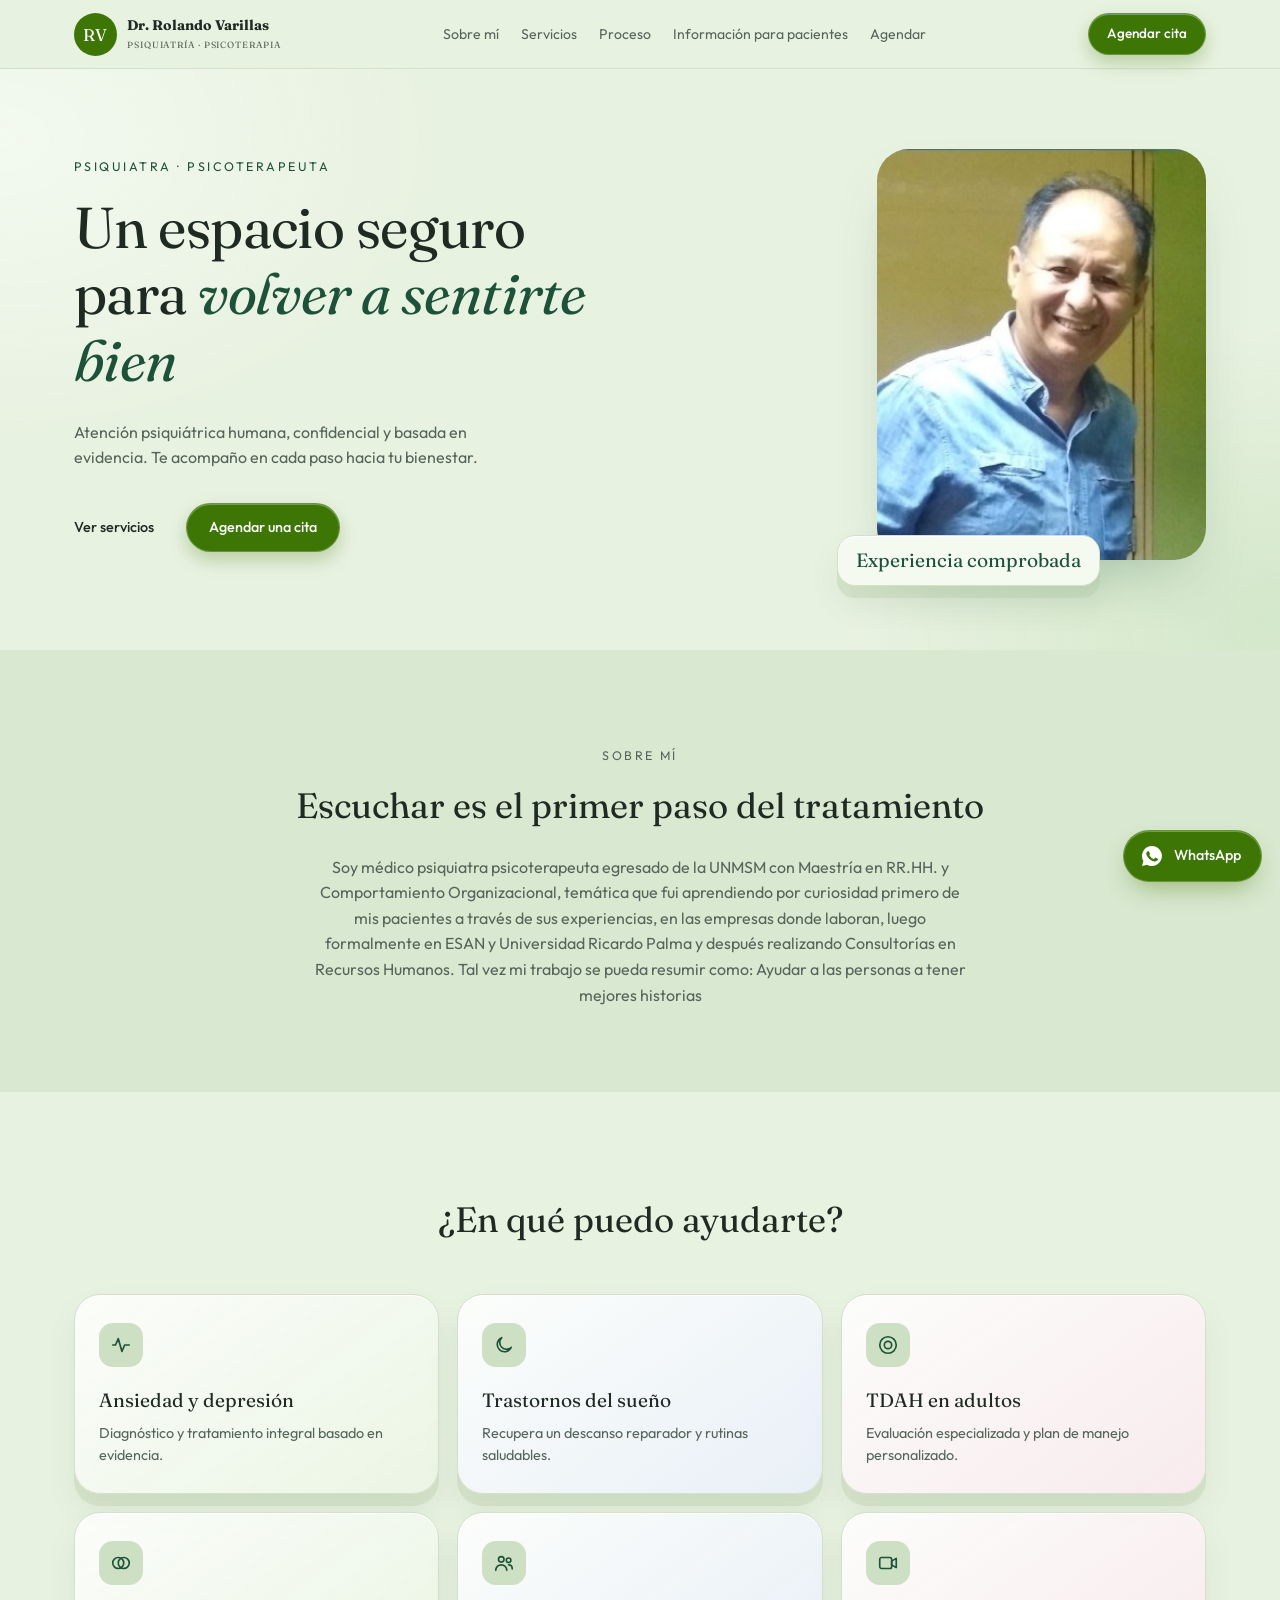
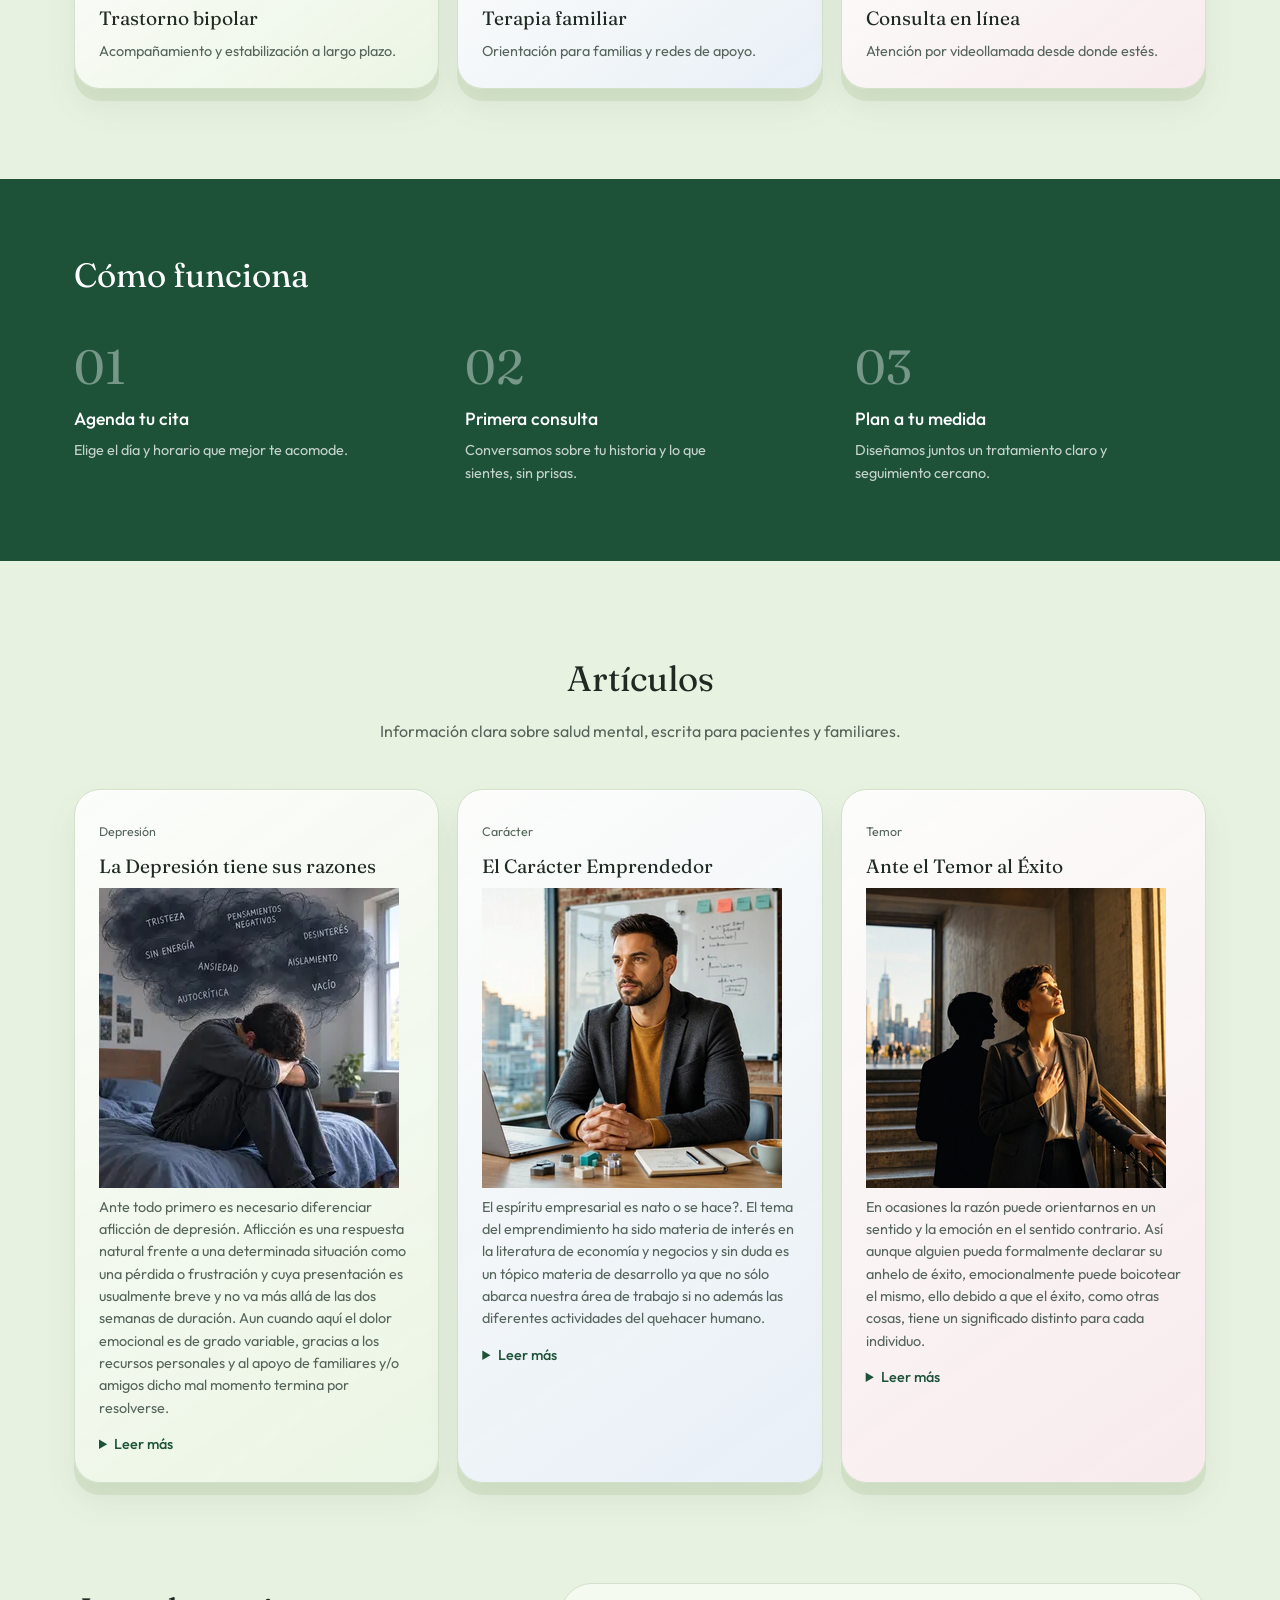
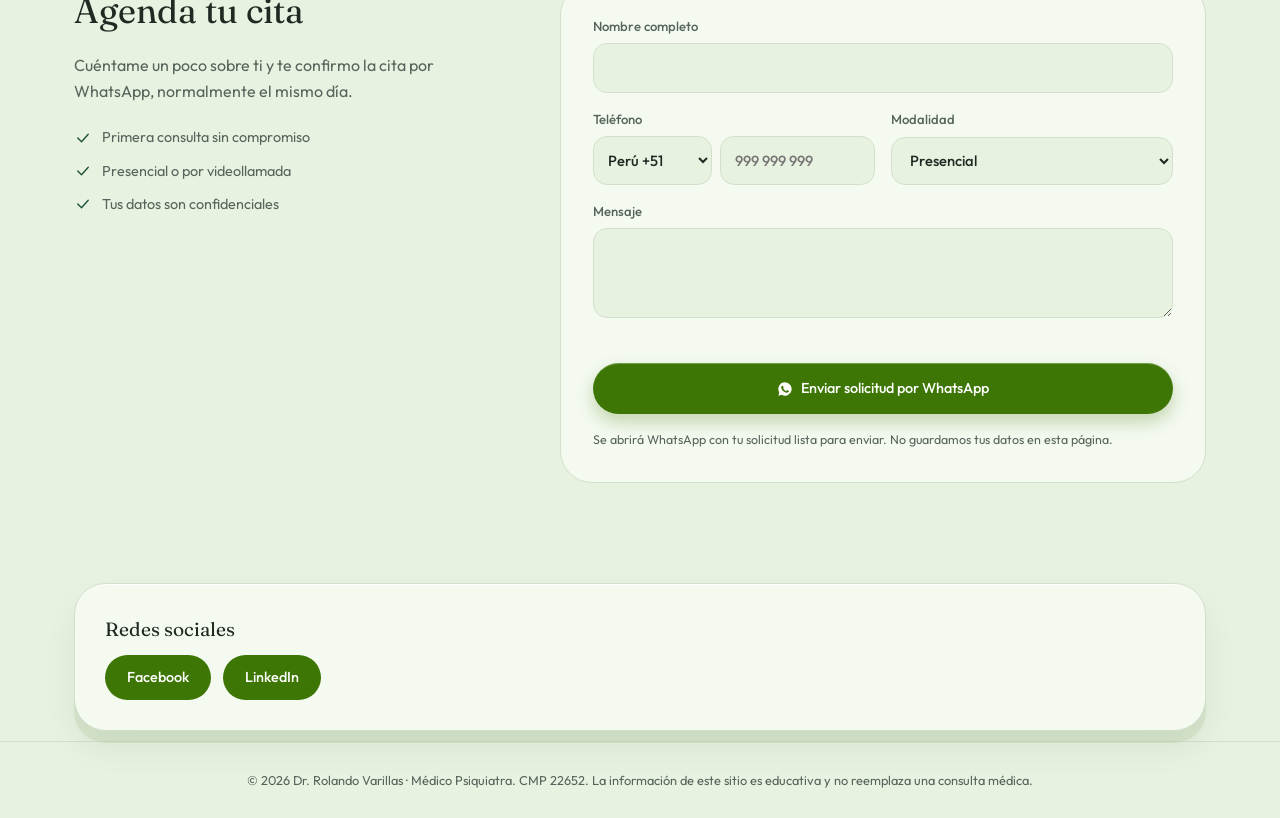
<file: index.html>
<!DOCTYPE html>
<html lang="es">
<head>
<meta charset="utf-8">
<meta name="color-scheme" content="light">
<meta name="viewport" content="width=device-width, initial-scale=1, viewport-fit=cover">
<title>Dr. Rolando Varillas · Psiquiatra . Psicoterapeuta</title>
<meta name="description" content="Atención psiquiátrica humana, confidencial y basada en evidencia. Consulta presencial en San Borja y en línea.">
<link rel="stylesheet" href="https://fonts.googleapis.com/css2?family=Fraunces:ital,wght@0,400;1,400&family=Outfit:wght@400;500&display=swap">
<link rel="stylesheet" href="styles.css">

</head>
<body id="top">
<svg width="0" height="0" style="position:absolute" aria-hidden="true">
  <symbol id="i-heart" viewBox="0 0 24 24"><path d="M12 21c-5-3-8-6.5-8-10a4.5 4.5 0 0 1 8-2.7A4.5 4.5 0 0 1 20 11c0 3.5-3 7-8 10z"/></symbol>
  <symbol id="i-wave" viewBox="0 0 24 24"><path d="M3 12h3l3-7 4 14 3-7h5"/></symbol>
  <symbol id="i-moon" viewBox="0 0 24 24"><path d="M20 14.5A8 8 0 1 1 9.5 4a6.5 6.5 0 0 0 10.5 10.5z"/></symbol>
  <symbol id="i-target" viewBox="0 0 24 24"><circle cx="12" cy="12" r="9"/><circle cx="12" cy="12" r="4"/></symbol>
  <symbol id="i-two" viewBox="0 0 24 24"><circle cx="9" cy="12" r="6"/><circle cx="15" cy="12" r="6"/></symbol>
  <symbol id="i-users" viewBox="0 0 24 24"><circle cx="9" cy="8" r="3"/><path d="M3 20c0-3.300 2.700-6 6-6s6 2.700 6 6"/><circle cx="17" cy="9" r="2.500"/><path d="M17 14c2.400 0 4 1.800 4 4.500"/></symbol>
  <symbol id="i-video" viewBox="0 0 24 24"><rect x="3" y="6" width="13" height="12" rx="2"/><path d="m16 10 5-3v10l-5-3z"/></symbol>
  <symbol id="i-pin" viewBox="0 0 24 24"><path d="M12 21s7-6 7-11a7 7 0 0 0-14 0c0 5 7 11 7 11z"/><circle cx="12" cy="10" r="2.500"/></symbol>
  <symbol id="i-phone" viewBox="0 0 24 24"><path d="M5 4h4l2 5-2.500 1.500a11 11 0 0 0 5 5L15 13l5 2v4a2 2 0 0 1-2 2A16 16 0 0 1 3 6a2 2 0 0 1 2-2z"/></symbol>
  <symbol id="i-mail" viewBox="0 0 24 24"><rect x="3" y="5" width="18" height="14" rx="2"/><path d="m3 7 9 6 9-6"/></symbol>
  <symbol id="i-check" viewBox="0 0 24 24"><path d="m5 12 5 5 9-10"/></symbol>
  <symbol id="i-wa" viewBox="0 0 24 24"><path d="M12 2a10 10 0 0 0-8.600 15.100L2 22l5-1.300A10 10 0 1 0 12 2zm5.200 14.300c-.2.600-1.300 1.200-1.800 1.200-.5.100-1 .2-3.300-.7-2.800-1.100-4.600-4-4.700-4.200-.1-.2-1.100-1.500-1.100-2.800s.7-2 1-2.300c.2-.3.5-.3.7-.3h.5c.2 0 .4 0 .6.500l.8 1.900c.1.200.1.400 0 .5l-.4.600c-.1.200-.3.300-.1.600.2.300.8 1.300 1.700 2.100 1.200 1 2.200 1.400 2.500 1.500.3.100.4.100.6-.1l.8-1c.2-.3.400-.2.600-.1l1.800.9c.3.100.4.200.5.300.1.200.1.800-.1 1.400z"/></symbol>
</svg>

<header><div class="wrap nav">
  <a class="brand" href="#inicio"><span class="monogram">RV</span><span><b>Dr. Rolando Varillas</b><small>Psiquiatría · Psicoterapia</small></span></a>
  <nav class="menu" id="menu" aria-label="Principal">
    <a href="#sobre-mi">Sobre mí</a><a href="#servicios">Servicios</a><a href="#proceso">Proceso</a><a href="#articulos">Información para pacientes</a><a href="#agendar">Agendar</a>
  </nav>
  <div class="nav-r"><a class="btn sm" href="#agendar">Agendar cita</a><button class="burger" id="burger" type="button" aria-label="Abrir menú" aria-expanded="false" aria-controls="menu"><span></span><span></span><span></span></button></div>
</div></header>

<main>
<section class="hero"><div class="wrap">
  <div>
    <p class="eyebrow">Psiquiatra · Psicoterapeuta</p>
    <h1>Un espacio seguro para <em>volver a sentirte bien</em></h1>
    <p class="lead">Atención psiquiátrica humana, confidencial y basada en evidencia. Te acompaño en cada paso hacia tu bienestar.</p>
    <div class="cta"><a class="link" href="#servicios">Ver servicios</a><a class="btn" href="#agendar">Agendar una cita</a></div>
  </div>
  <div class="photo-wrap">
    <div class="photo"><img src="RolandoVarillas.jpg" alt="Retrato del Dr. Rolando Varillas, médico psiquiatra, sonriendo"></div>
    <div class="badge"><b>Experiencia comprobada</b></div>
  </div>
</div></section>

<section class="about" id="sobre-mi"><div class="wrap">
  <p class="eyebrow">Sobre mí</p>
  <h2>Escuchar es el primer paso del tratamiento</h2>
  <p>Soy médico psiquiatra psicoterapeuta egresado de la UNMSM con Maestría en RR.HH. y Comportamiento Organizacional, temática que fui aprendiendo por curiosidad primero de mis pacientes a través de sus experiencias, en las empresas donde laboran, luego formalmente en ESAN y Universidad Ricardo Palma y después realizando Consultorías en Recursos Humanos. Tal vez mi trabajo se pueda resumir como: Ayudar a las personas a tener mejores historias </p>
</div></section>

<section class="services" id="servicios"><div class="wrap">
  <h2>¿En qué puedo ayudarte?</h2>
  <div class="grid">
    <div class="card"><div class="ico"><svg><use href="#i-wave"/></svg></div><h3>Ansiedad y depresión</h3><p>Diagnóstico y tratamiento integral basado en evidencia.</p></div>
    <div class="card"><div class="ico"><svg><use href="#i-moon"/></svg></div><h3>Trastornos del sueño</h3><p>Recupera un descanso reparador y rutinas saludables.</p></div>
    <div class="card"><div class="ico"><svg><use href="#i-target"/></svg></div><h3>TDAH en adultos</h3><p>Evaluación especializada y plan de manejo personalizado.</p></div>
    <div class="card"><div class="ico"><svg><use href="#i-two"/></svg></div><h3>Trastorno bipolar</h3><p>Acompañamiento y estabilización a largo plazo.</p></div>
    <div class="card"><div class="ico"><svg><use href="#i-users"/></svg></div><h3>Terapia familiar</h3><p>Orientación para familias y redes de apoyo.</p></div>
    <div class="card"><div class="ico"><svg><use href="#i-video"/></svg></div><h3>Consulta en línea</h3><p>Atención por videollamada desde donde estés.</p></div>
  </div>
</div></section>

<section class="process" id="proceso"><div class="wrap">
  <h2>Cómo funciona</h2>
  <div class="steps">
    <div><div class="n">01</div><h3>Agenda tu cita</h3><p>Elige el día y horario que mejor te acomode.</p></div>
    <div><div class="n">02</div><h3>Primera consulta</h3><p>Conversamos sobre tu historia y lo que sientes, sin prisas.</p></div>
    <div><div class="n">03</div><h3>Plan a tu medida</h3><p>Diseñamos juntos un tratamiento claro y seguimiento cercano.</p></div>
  </div>
</div></section>

<section class="sec" id="articulos"><div class="wrap">
  <h2>Artículos</h2>
  <p class="sub">Información clara sobre salud mental, escrita para pacientes y familiares.</p>
  <div class="grid">
    <article class="card art"><small>Depresión</small><h3>La Depresión tiene sus razones</h3>
      <img src="depresion.webp" alt="depresion">
      <p>Ante todo primero es necesario diferenciar aflicción de depresión. Aflicción es una respuesta natural frente a una determinada situación como una pérdida o frustración y cuya presentación es usualmente breve y no va más allá de las dos semanas de duración. Aun cuando aquí el dolor emocional es de grado variable, gracias a los recursos personales y al apoyo de familiares y/o amigos dicho mal momento termina por resolverse.</p>
      <details><summary>Leer más</summary><p>La depresión no es un capricho o una debilidad, La depresión es una respuesta del organismo en su conjunto, ante un evento particular o a una sucesión de hechos en la biografía de una persona. Así en ocasiones uno alcanza a identificar al evento causante del dolor emocional intenso y del cual incluso se podría señalar fecha y hora de inicio, o en ocasiones se debe al acumulo de hechos negativos a lo largo de la vida de la persona y ante la cual presentada una dificultad menor, termina por ser esta la gota que rebalsa el vaso.</p>
<a href="https://rolandovarillas.blogspot.com/2014/09/por-que-me-deprimo.html" target="_blank" rel="noopener">Leer artículo completo</a>
</details></article>
    <article class="card art"><small>Carácter</small><h3>El Carácter Emprendedor</h3>
      <img src="emprendedor.webp" alt="emprendedor">
      <p>El espíritu empresarial es nato o se hace?. El tema del emprendimiento ha sido materia de interés en la literatura de economía y negocios y sin duda es un tópico materia de desarrollo ya que no sólo abarca nuestra área de trabajo si no además las diferentes actividades del quehacer humano.</p>
      <details><summary>Leer más</summary><p>El emprendedor tiene como una de sus principales características las disposición original y propia que lo orienta a la realización de algo, en este caso ese algo es la realización de un proyecto, un logro, un objetivo. A diferencia de las personas con otro perfil, el emprendedor no requiere o no necesita de la motivación externa o en todo caso ésta no es la determinante quien define su disposición o iniciativa. El emprendedor tiene en sí ese móvil,  esa pasión que lo dispone hacia, tal vez el término académico proactividad podría graficar dicha inclinación.</p>
<a href="https://rolandovarillas.blogspot.com/2012/03/el-caracter-emprendedor.html" target="_blank" rel="noopener">Leer artículo completo</a></details></article>
    <article class="card art"><small>Temor</small><h3>Ante el Temor al Éxito</h3>
      <img src="temor al exito.webp" alt="temor">
      <p>En ocasiones la razón puede orientarnos en un sentido y la emoción en el sentido contrario. Así aunque alguien pueda formalmente declarar su anhelo de éxito,  emocionalmente puede boicotear el mismo, ello debido a que el éxito, como otras cosas, tiene un significado distinto para cada individuo.</p>
      <details><summary>Leer más</summary><p>Conseguir el éxito promete un estado de disfrute y bienestar, sin embargo para algunas personas lo relevante de una  situación de éxito pueden ser sus nuevas exigencias, ser sujeto de críticas o una mayor exposición. Así, ante la posibilidad de un nuevo contexto  la persona puede sentir que no está preparado para manejar dicha situación, siendo entonces el éxito un estado a evitar.</p><a href="https://rolandovarillas.blogspot.com/2014/06/ante-el-temor-al-exito.html" target="_blank" rel="noopener">Leer artículo completo</a></details></article>
  </div>
  
</div></section>



<section class="book" id="agendar"><div class="wrap book-grid">
  <div class="side">
    <h2>Agenda tu cita</h2>
    <p>Cuéntame un poco sobre ti y te confirmo la cita por WhatsApp, normalmente el mismo día.</p>
    <ul>
      <li><svg><use href="#i-check"/></svg>Primera consulta sin compromiso</li>
      <li><svg><use href="#i-check"/></svg>Presencial o por videollamada</li>
      <li><svg><use href="#i-check"/></svg>Tus datos son confidenciales</li>
    </ul>
  </div>
  <form class="f" id="f" novalidate>
    <label class="full">Nombre completo<input id="n" autocomplete="name"></label>
    <label>Teléfono<span class="tel"><select id="cc" aria-label="Prefijo del país" autocomplete="tel-country-code"><option value="51" selected>Perú +51</option><option value="54">Argentina +54</option><option value="591">Bolivia +591</option><option value="55">Brasil +55</option><option value="1">Canadá +1</option><option value="56">Chile +56</option><option value="57">Colombia +57</option><option value="506">Costa Rica +506</option><option value="53">Cuba +53</option><option value="593">Ecuador +593</option><option value="503">El Salvador +503</option><option value="34">España +34</option><option value="1">Estados Unidos +1</option><option value="33">Francia +33</option><option value="49">Alemania +49</option><option value="502">Guatemala +502</option><option value="504">Honduras +504</option><option value="39">Italia +39</option><option value="52">México +52</option><option value="505">Nicaragua +505</option><option value="507">Panamá +507</option><option value="595">Paraguay +595</option><option value="1">Puerto Rico +1</option><option value="1">Rep. Dominicana +1</option><option value="44">Reino Unido +44</option><option value="598">Uruguay +598</option><option value="58">Venezuela +58</option></select><input id="t" type="tel" inputmode="tel" autocomplete="tel-national" placeholder="999 999 999" aria-label="Número de teléfono"></span></label>
    <label>Modalidad<select id="m"><option>Presencial</option><option>En línea</option></select></label>
    <label class="full">Mensaje <textarea id="r"></textarea></label>
    <p class="err full" id="err" role="alert"></p>
    <button class="btn wa full" type="submit"><svg><use href="#i-wa"/></svg>Enviar solicitud por WhatsApp</button>
    <p class="note full">Se abrirá WhatsApp con tu solicitud lista para enviar. No guardamos tus datos en esta página.</p>
  </form>
</div></section>


<section class="sec" id="contacto"><div class="wrap">
  
      <div class="pcard"><h3>Redes sociales</h3>
        <div class="soc">
          
          <a href="https://facebook.com/rolandovarillas" target="https://facebook.com/rolandovarillas" rel="noopener">Facebook</a>
          <a href="https://linkedin.com/in/rolando-varillas-md-771b7450/" target="https://www.linkedin.com/in/rolando-varillas-md-771b7450/" rel="noopener">LinkedIn</a>
          
        </div></div>
</div></section>


</main>

<footer>© 2026 Dr. Rolando Varillas · Médico Psiquiatra. CMP 22652. La información de este sitio es educativa y no reemplaza una consulta médica.</footer>
<a class="wa-fab" id="wa3" href="#" target="_blank" rel="noopener" aria-label="Escribir por WhatsApp"><svg viewBox="0 0 24 24"><use href="#i-wa"/></svg><span>WhatsApp</span></a>

<script>
// CONFIGURACIÓN: edita este dato
var WHATSAPP="51999177788";

var $=function(i){return document.getElementById(i)};
var wa=function(t){return "https://wa.me/"+WHATSAPP+"?text="+encodeURIComponent(t)};
$("wa3").href=wa("Hola Dr. Varillas, quisiera agendar una cita.");

$("f").addEventListener("submit",function(e){
  e.preventDefault();
  var g=function(i){return $(i).value.trim()};
  var num=g("t").replace(/\D/g,"").replace(/^0+/,"");
  if(!g("n")||num.length<6){$("err").textContent="Completa tu nombre y un teléfono válido.";return}
  $("err").textContent="";
  var t="Hola Dr. Varillas, quisiera agendar una cita.\n\nNombre: "+g("n")+"\nTeléfono: +"+g("cc")+" "+num+"\nModalidad: "+g("m")+(g("r")?"\nMensaje: "+g("r"):"");
  window.open(wa(t),"_blank","noopener");
});

var mb=$("burger"),mn=$("menu");
function cerrarMenu(){mn.classList.remove("open");mb.setAttribute("aria-expanded","false");mb.setAttribute("aria-label","Abrir menú")}
mb.addEventListener("click",function(){
  var o=mn.classList.toggle("open");
  mb.setAttribute("aria-expanded",o);
  mb.setAttribute("aria-label",o?"Cerrar menú":"Abrir menú");
});
mn.addEventListener("click",function(e){if(e.target.tagName==="A")cerrarMenu()});
document.addEventListener("keydown",function(e){if(e.key==="Escape")cerrarMenu()});
window.addEventListener("resize",function(){if(window.innerWidth>900)cerrarMenu()});
</script>
</body>
</html>
</file>
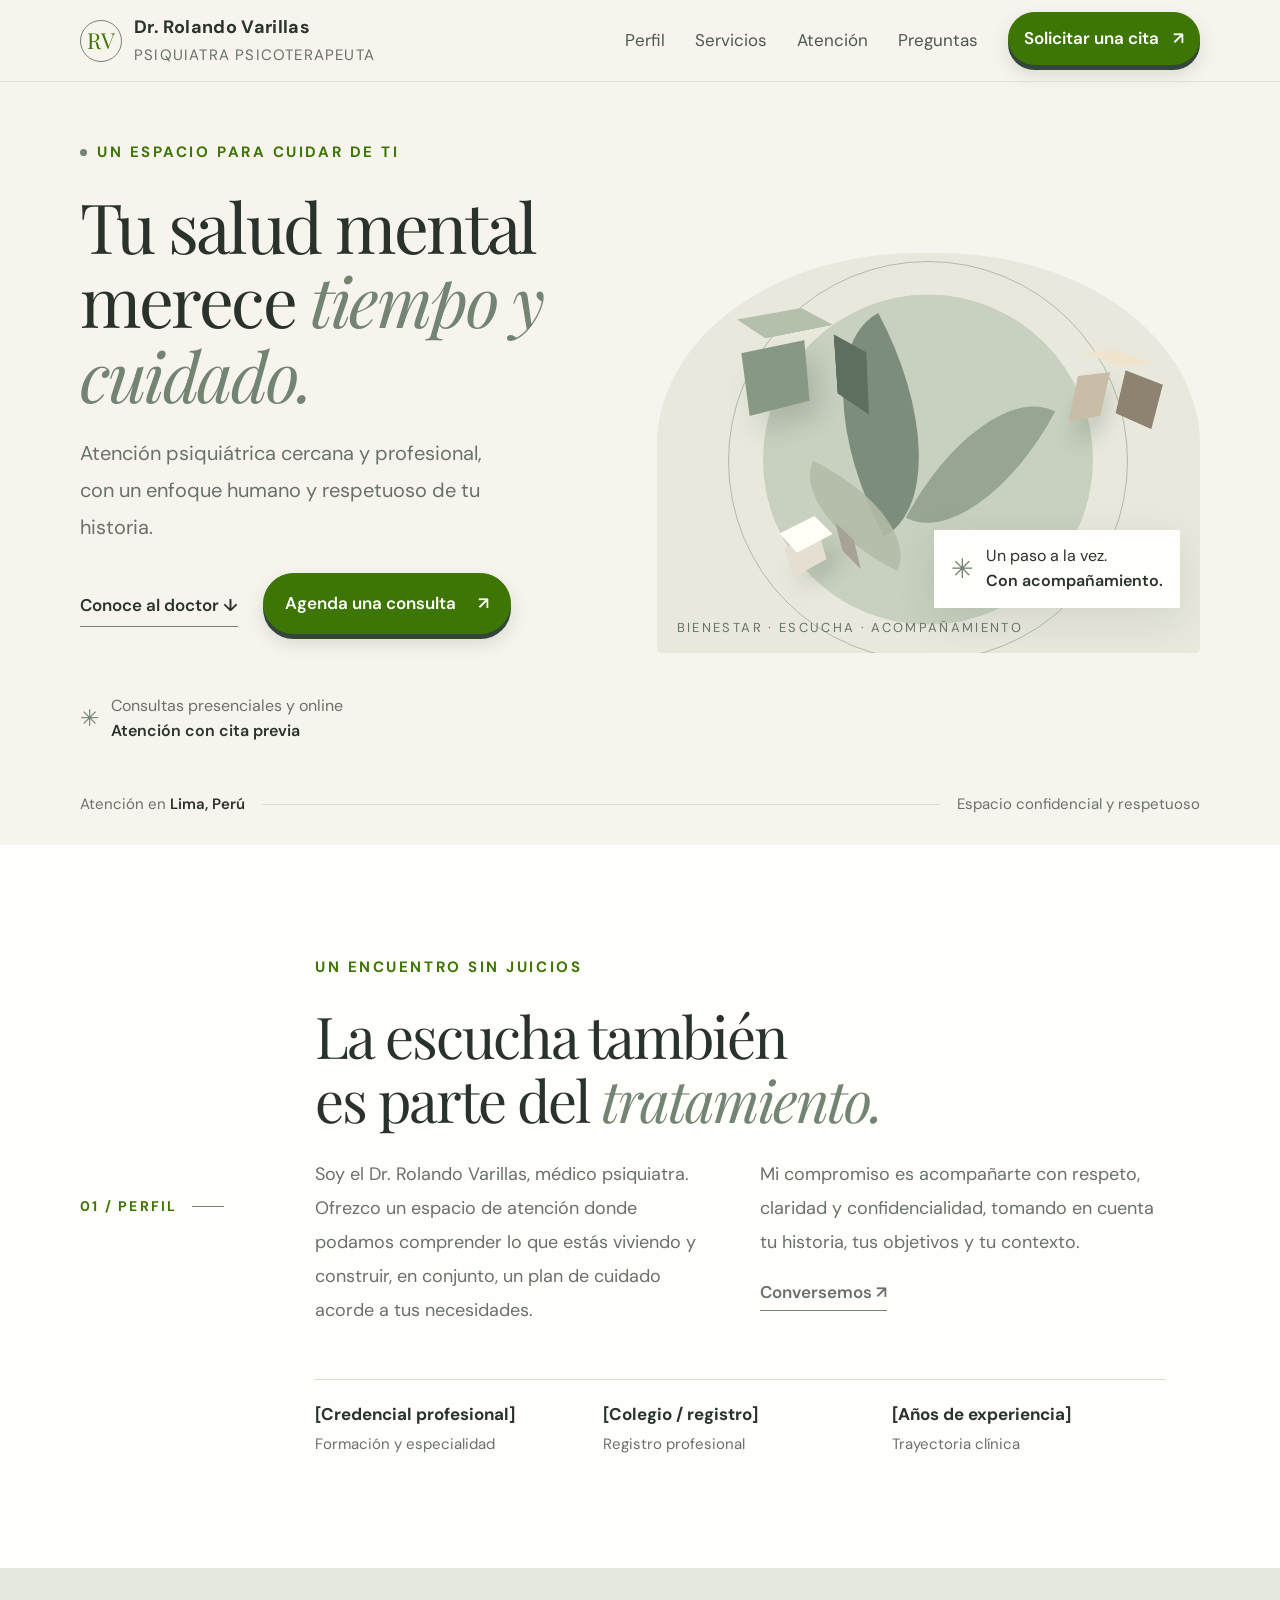
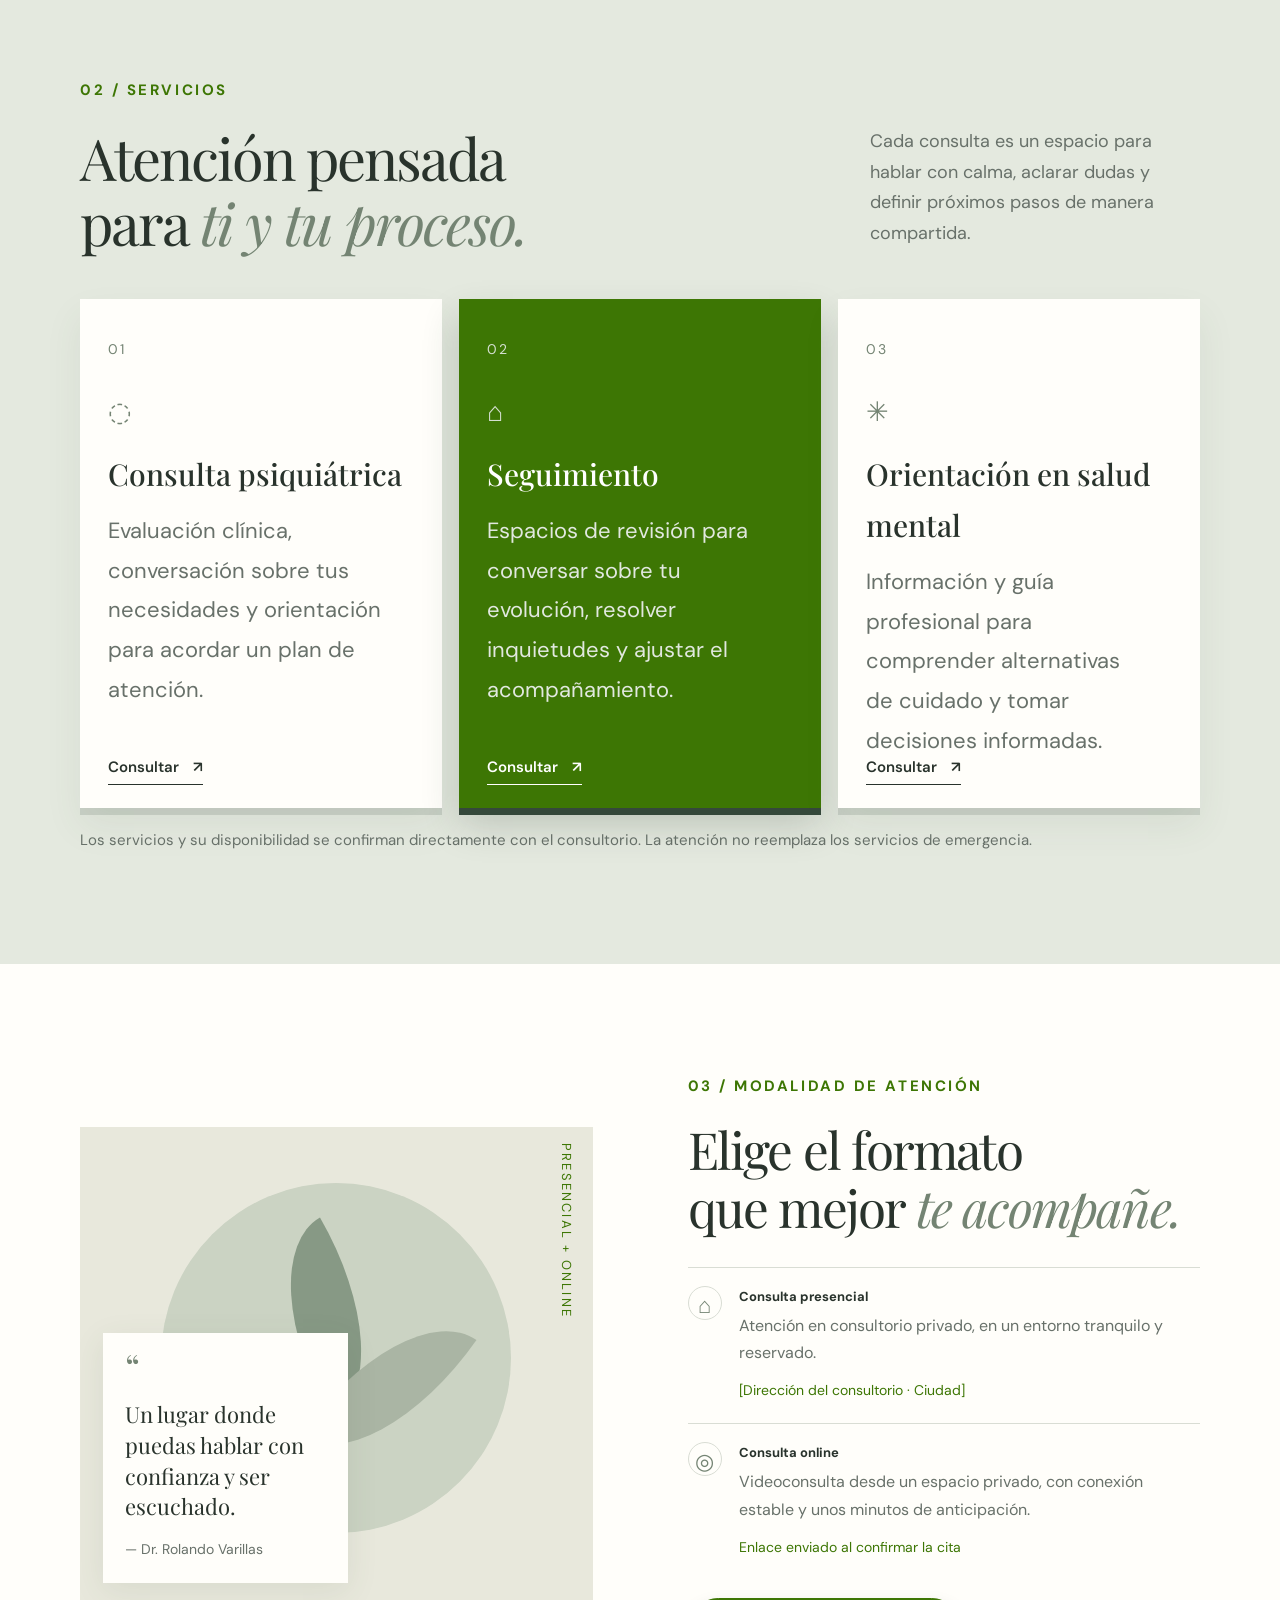
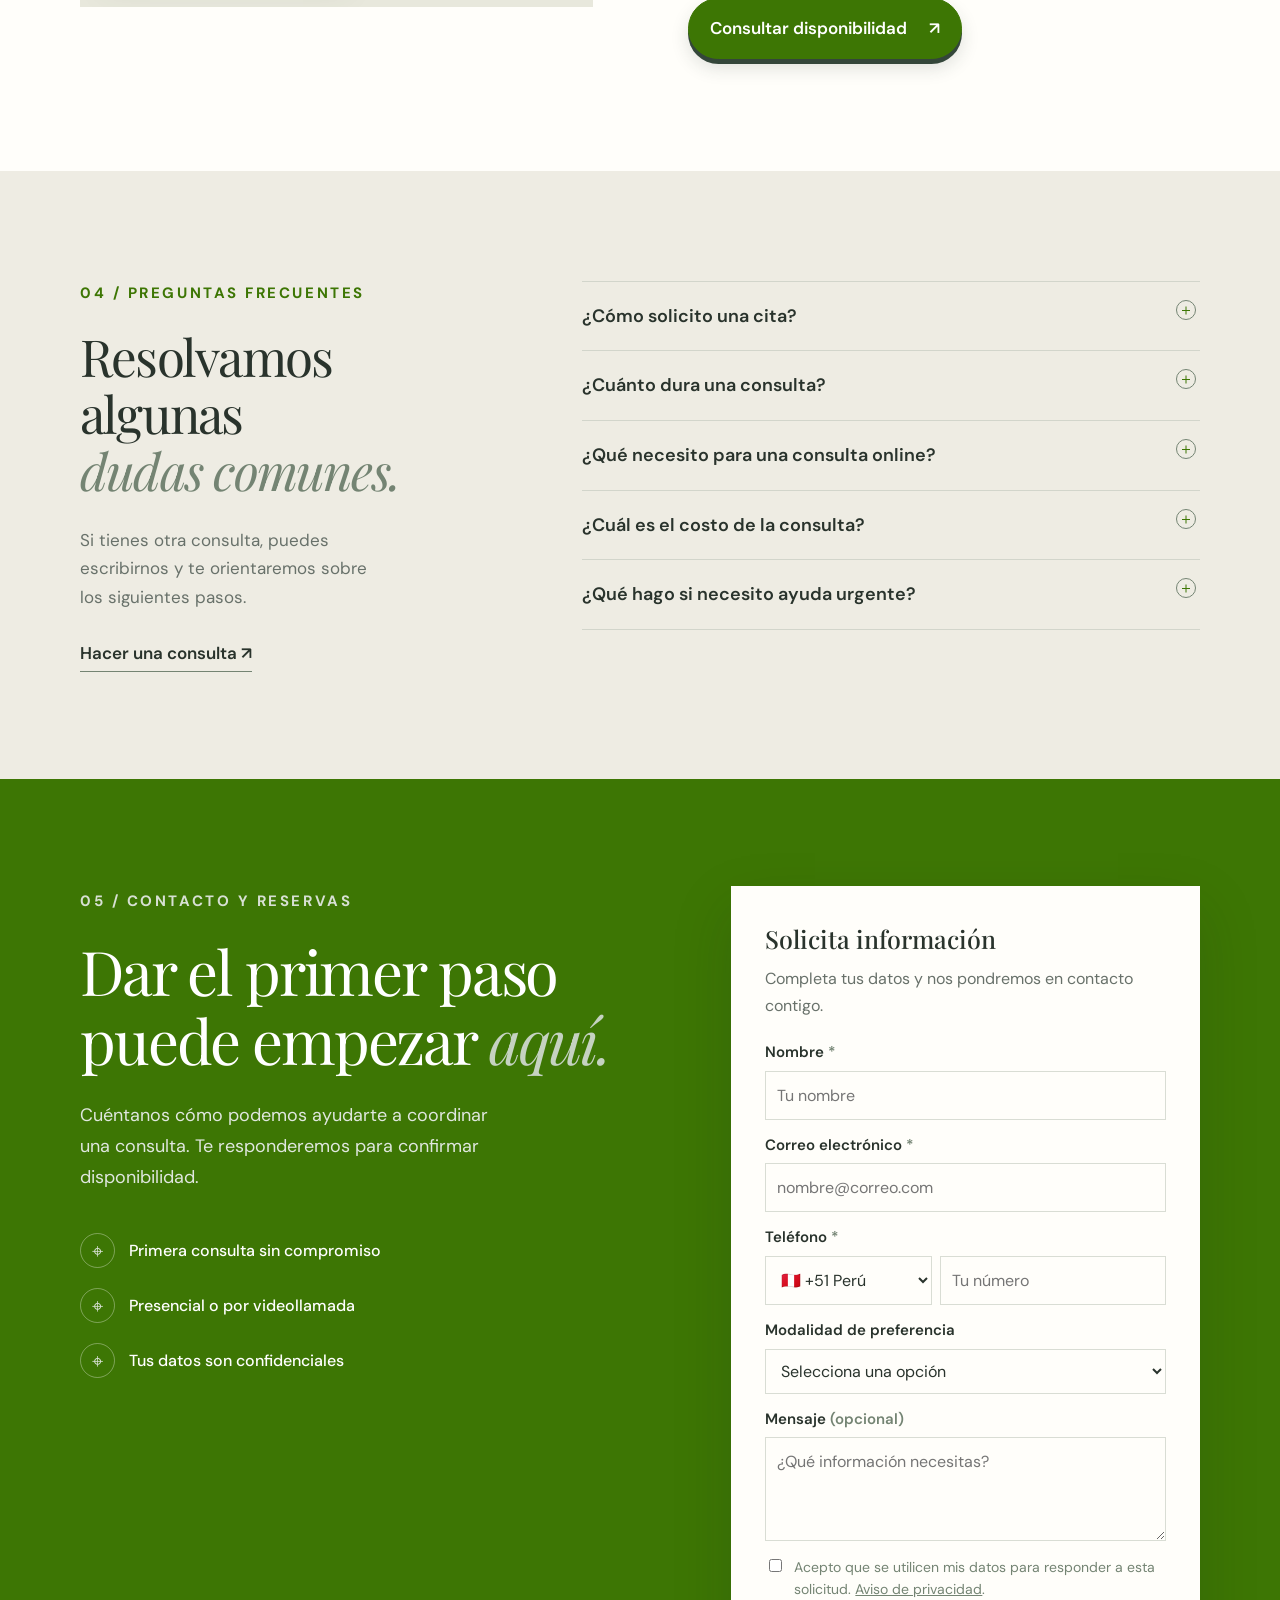
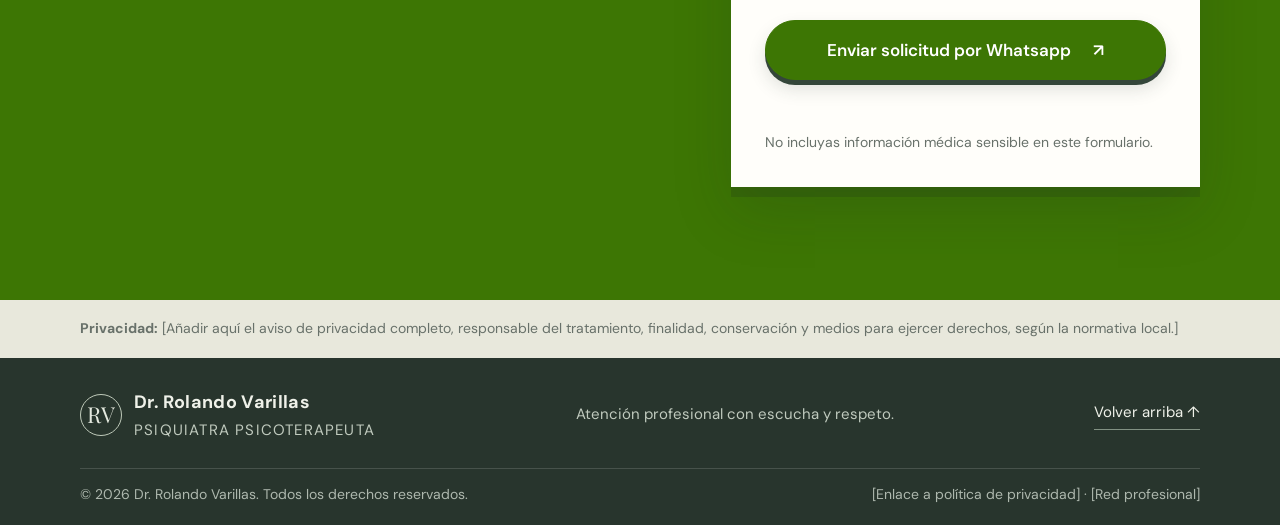
<file: NEW/index.html>
<!doctype html>
<html lang="es">
<head>
  <meta charset="utf-8">
  <meta name="viewport" content="width=device-width, initial-scale=1">
  <meta name="theme-color" content="#f6f4ed">
  <meta name="description" content="Atención psiquiátrica presencial y online con el Dr. Rolando Varillas. Un espacio de escucha, orientación y cuidado." >
  <title>Dr. Rolando Varillas | Psiquiatra psicoterapeuta</title>
  <link rel="preconnect" href="https://fonts.googleapis.com">
  <link rel="preconnect" href="https://fonts.gstatic.com" crossorigin>
  <link href="https://fonts.googleapis.com/css2?family=DM+Sans:wght@400;500;600;700&family=Playfair+Display:wght@400;500;600&display=swap" rel="stylesheet">
  <link rel="stylesheet" href="styles.css">
  <script src="script.js" defer></script>
</head>
<body>
  <a class="skip-link" href="#contenido">Ir al contenido</a>
  <header class="site-header">
    <div class="container nav-wrap">
      <a class="brand" href="#inicio" aria-label="Dr. Rolando Varillas, inicio">
        <span class="brand-mark" aria-hidden="true">RV</span>
        <span><strong>Dr. Rolando Varillas</strong><small>Psiquiatra psicoterapeuta</small></span>
      </a>
      <button class="menu-toggle" type="button" aria-expanded="false" aria-controls="primary-nav" aria-label="Abrir menú"><span></span><span></span></button>
      <nav id="primary-nav" class="primary-nav" aria-label="Navegación principal">
        <a href="#perfil">Perfil</a><a href="#servicios">Servicios</a><a href="#atencion">Atención</a><a href="#preguntas">Preguntas</a>
        <a class="button button-small" href="#contacto">Solicitar una cita <span aria-hidden="true">↗</span></a>
      </nav>
    </div>
  </header>

  <main id="contenido">
    <section class="hero section" id="inicio">
      <div class="container hero-grid">
        <div class="hero-copy">
          <p class="eyebrow"><span class="eyebrow-dot"></span> Un espacio para cuidar de ti</p>
          <h1>Tu salud mental merece <em>tiempo y cuidado.</em></h1>
          <p class="hero-lead">Atención psiquiátrica cercana y profesional, con un enfoque humano y respetuoso de tu historia.</p>
          <div class="hero-actions">
<a class="text-link" href="#perfil">Conoce al doctor <span aria-hidden="true">↓</span></a>
<a class="button" href="#contacto">Agenda una consulta <span aria-hidden="true">↗</span></a>
</div>
          <div class="hero-note"><span class="note-icon" aria-hidden="true">✳</span><span>Consultas presenciales y online<br><strong>Atención con cita previa</strong></span></div>
        </div>
        <div class="hero-art" aria-label="Ilustración decorativa de hojas y formas orgánicas">
          <div class="art-circle"></div><div class="art-orbit"></div><div class="art-leaf leaf-one"></div><div class="art-leaf leaf-two"></div><div class="art-leaf leaf-three"></div>
          <div class="art-blocks" aria-hidden="true"><span class="cube cube-sage"></span><span class="cube cube-sand"></span><span class="cube cube-cream"></span></div>
          <div class="art-card"><span class="art-sun">✳</span><span>Un paso a la vez.<br><strong>Con acompañamiento.</strong></span></div>
          <span class="art-caption">BIENESTAR · ESCUCHA · ACOMPAÑAMIENTO</span>
        </div>
      </div>
      <div class="container hero-bottom"><span>Atención en <strong>Lima, Perú</strong></span><span class="bottom-line"></span><span>Espacio confidencial y respetuoso</span></div>
    </section>

    <section class="intro section" id="perfil">
      <div class="container intro-grid">
        <div class="section-label"><span>01 / PERFIL</span><span class="label-line"></span></div>
        <div class="intro-content"><p class="eyebrow">Un encuentro sin juicios</p><h2>La escucha también<br>es parte del <em>tratamiento.</em></h2>
          <div class="intro-columns"><p>Soy el Dr. Rolando Varillas, médico psiquiatra. Ofrezco un espacio de atención donde podamos comprender lo que estás viviendo y construir, en conjunto, un plan de cuidado acorde a tus necesidades.</p><div><p>Mi compromiso es acompañarte con respeto, claridad y confidencialidad, tomando en cuenta tu historia, tus objetivos y tu contexto.</p><a class="text-link" href="#contacto">Conversemos <span aria-hidden="true">↗</span></a></div></div>
          <div class="credentials"><div><strong>[Credencial profesional]</strong><span>Formación y especialidad</span></div><div><strong>[Colegio / registro]</strong><span>Registro profesional</span></div><div><strong>[Años de experiencia]</strong><span>Trayectoria clínica</span></div></div>
        </div>
      </div>
    </section>

    <section class="services section" id="servicios">
      <div class="container">
        <div class="section-heading"><div><p class="eyebrow">02 / SERVICIOS</p><h2>Atención pensada<br>para <em>ti y tu proceso.</em></h2></div><p>Cada consulta es un espacio para hablar con calma, aclarar dudas y definir próximos pasos de manera compartida.</p></div>
        <div class="service-grid">
          <article class="service-card"><span class="service-number">01</span><span class="service-icon" aria-hidden="true">◌</span><h3>Consulta psiquiátrica</h3><p>Evaluación clínica, conversación sobre tus necesidades y orientación para acordar un plan de atención.</p><a href="#contacto" aria-label="Consultar por consulta psiquiátrica">Consultar <span aria-hidden="true">↗</span></a></article>
          <article class="service-card featured"><span class="service-number">02</span><span class="service-icon" aria-hidden="true">⌂</span><h3>Seguimiento</h3><p>Espacios de revisión para conversar sobre tu evolución, resolver inquietudes y ajustar el acompañamiento.</p><a href="#contacto" aria-label="Consultar por seguimiento">Consultar <span aria-hidden="true">↗</span></a></article>
          <article class="service-card"><span class="service-number">03</span><span class="service-icon" aria-hidden="true">✳</span><h3>Orientación en salud mental</h3><p>Información y guía profesional para comprender alternativas de cuidado y tomar decisiones informadas.</p><a href="#contacto" aria-label="Consultar por orientación en salud mental">Consultar <span aria-hidden="true">↗</span></a></article>
        </div>
        <p class="service-note">Los servicios y su disponibilidad se confirman directamente con el consultorio. La atención no reemplaza los servicios de emergencia.</p>
      </div>
    </section>

    <section class="care section" id="atencion">
      <div class="container care-grid"><div class="care-visual"><div class="care-shape"></div><div class="care-quote"><span>“</span><p>Un lugar donde puedas hablar con confianza y ser escuchado.</p><small>— Dr. Rolando Varillas</small></div><span class="care-stamp">PRESENCIAL + ONLINE</span></div>
        <div class="care-content"><p class="eyebrow">03 / MODALIDAD DE ATENCIÓN</p><h2>Elige el formato<br>que mejor <em>te acompañe.</em></h2><div class="modality"><span class="modality-icon">⌂</span><div><h3>Consulta presencial</h3><p>Atención en consultorio privado, en un entorno tranquilo y reservado.</p><small>[Dirección del consultorio · Ciudad]</small></div></div><div class="modality"><span class="modality-icon">◎</span><div><h3>Consulta online</h3><p>Videoconsulta desde un espacio privado, con conexión estable y unos minutos de anticipación.</p><small>Enlace enviado al confirmar la cita</small></div></div><a class="button" href="#contacto">Consultar disponibilidad <span aria-hidden="true">↗</span></a></div>
      </div>
    </section>

    <section class="faq section" id="preguntas">
      <div class="container faq-grid"><div><p class="eyebrow">04 / PREGUNTAS FRECUENTES</p><h2>Resolvamos algunas<br><em>dudas comunes.</em></h2><p class="faq-aside">Si tienes otra consulta, puedes escribirnos y te orientaremos sobre los siguientes pasos.</p><a class="text-link" href="#contacto">Hacer una consulta <span aria-hidden="true">↗</span></a></div>
        <div class="faq-list">
          <details><summary>¿Cómo solicito una cita?<span class="faq-plus" aria-hidden="true"></span></summary><p>Escríbenos por [WhatsApp / teléfono] o utiliza el formulario. Te contactaremos para confirmar disponibilidad y coordinar la modalidad.</p></details>
          <details><summary>¿Cuánto dura una consulta?<span class="faq-plus" aria-hidden="true"></span></summary><p>La duración aproximada es de [duración por confirmar]. Al solicitar tu cita podemos brindarte más detalles.</p></details>
          <details><summary>¿Qué necesito para una consulta online?<span class="faq-plus" aria-hidden="true"></span></summary><p>Busca un espacio privado y tranquilo, ten a mano una conexión a internet estable y un dispositivo con cámara y audio.</p></details>
          <details><summary>¿Cuál es el costo de la consulta?<span class="faq-plus" aria-hidden="true"></span></summary><p>El costo se confirma al coordinar la cita. Escríbenos para consultar tarifas vigentes y medios de pago.</p></details>
          <details><summary>¿Qué hago si necesito ayuda urgente?<span class="faq-plus" aria-hidden="true"></span></summary><p>Este sitio y las consultas programadas no son un servicio de emergencia. Si hay peligro inmediato, contacta los servicios de emergencia de tu localidad o acude al centro de salud más cercano.</p></details>
        </div>
      </div>
    </section>

    <section class="contact section" id="contacto">
      <div class="container contact-grid"><div class="contact-copy"><p class="eyebrow">05 / CONTACTO Y RESERVAS</p><h2>Dar el primer paso<br>puede empezar <em>aquí.</em></h2><p>Cuéntanos cómo podemos ayudarte a coordinar una consulta. Te responderemos para confirmar disponibilidad.</p>

<div class="contact-details"><div class="contact-item"><span>⌖</span><span><strong>Primera consulta sin compromiso</strong></span></div><div class="contact-item"><span>⌖</span><span><strong>Presencial o por videollamada</strong></span></div><div class="contact-item"><span>⌖</span><span><strong>Tus datos son confidenciales</strong></span></div></div>
        </div>


        
        <form class="contact-form" id="booking-form" novalidate><h3>Solicita información</h3><p>Completa tus datos y nos pondremos en contacto contigo.</p>
          <label for="name">Nombre <span>*</span></label><input id="name" name="name" autocomplete="name" required placeholder="Tu nombre">
          <label for="email">Correo electrónico <span>*</span></label><input id="email" name="email" type="email" autocomplete="email" required placeholder="nombre@correo.com">
          <label for="phone">Teléfono <span>*</span></label><div class="phone-fields"><select id="phone-prefix" name="phone-prefix" aria-label="Prefijo telefónico del país" required><option value="+51" selected>🇵🇪 +51 Perú</option><option value="+1">🇺🇸 +1 Estados Unidos / Canadá</option><option value="+52">🇲🇽 +52 México</option><option value="+54">🇦🇷 +54 Argentina</option><option value="+56">🇨🇱 +56 Chile</option><option value="+57">🇨🇴 +57 Colombia</option><option value="+34">🇪🇸 +34 España</option><option value="+591">🇧🇴 +591 Bolivia</option><option value="+593">🇪🇨 +593 Ecuador</option><option value="+598">🇺🇾 +598 Uruguay</option><option value="+58">🇻🇪 +58 Venezuela</option><option value="other">Otro</option></select><input id="phone" name="phone" type="tel" autocomplete="tel-national" inputmode="tel" required placeholder="Tu número"></div><input id="custom-prefix" name="custom-prefix" class="custom-prefix" type="tel" inputmode="tel" placeholder="Escribe el prefijo, por ejemplo +44" aria-label="Escribe el prefijo telefónico" hidden>
          <label for="modality">Modalidad de preferencia</label><select id="modality" name="modality"><option value="">Selecciona una opción</option><option>Presencial</option><option>Online</option><option>Indistinta</option></select>
          <label for="message">Mensaje <span class="optional">(opcional)</span></label><textarea id="message" name="message" rows="3" placeholder="¿Qué información necesitas?"></textarea>
          <label class="consent"><input type="checkbox" id="consent" required><span>Acepto que se utilicen mis datos para responder a esta solicitud. <a href="#privacidad">Aviso de privacidad</a>.</span></label>
          <button class="button form-submit" type="submit">Enviar solicitud por Whatsapp<span aria-hidden="true">↗</span></button><p class="form-status" id="form-status" role="status" aria-live="polite"></p><small class="privacy-note">No incluyas información médica sensible en este formulario.</small>
        </form>
      </div>
    </section>
    <section class="privacy-note-section" id="privacidad"><div class="container"><p><strong>Privacidad:</strong> [Añadir aquí el aviso de privacidad completo, responsable del tratamiento, finalidad, conservación y medios para ejercer derechos, según la normativa local.]</p></div></section>
  </main>

  <footer class="site-footer"><div class="container footer-top"><a class="brand footer-brand" href="#inicio"><span class="brand-mark">RV</span><span><strong>Dr. Rolando Varillas</strong><small>Psiquiatra psicoterapeuta</small></span></a><p>Atención profesional con escucha y respeto.</p><a class="back-top" href="#inicio">Volver arriba ↑</a></div><div class="container footer-bottom"><span>© <span id="year"></span> Dr. Rolando Varillas. Todos los derechos reservados.</span><span>[Enlace a política de privacidad] · [Red profesional]</span></div></footer>
</body>
</html>
</file>
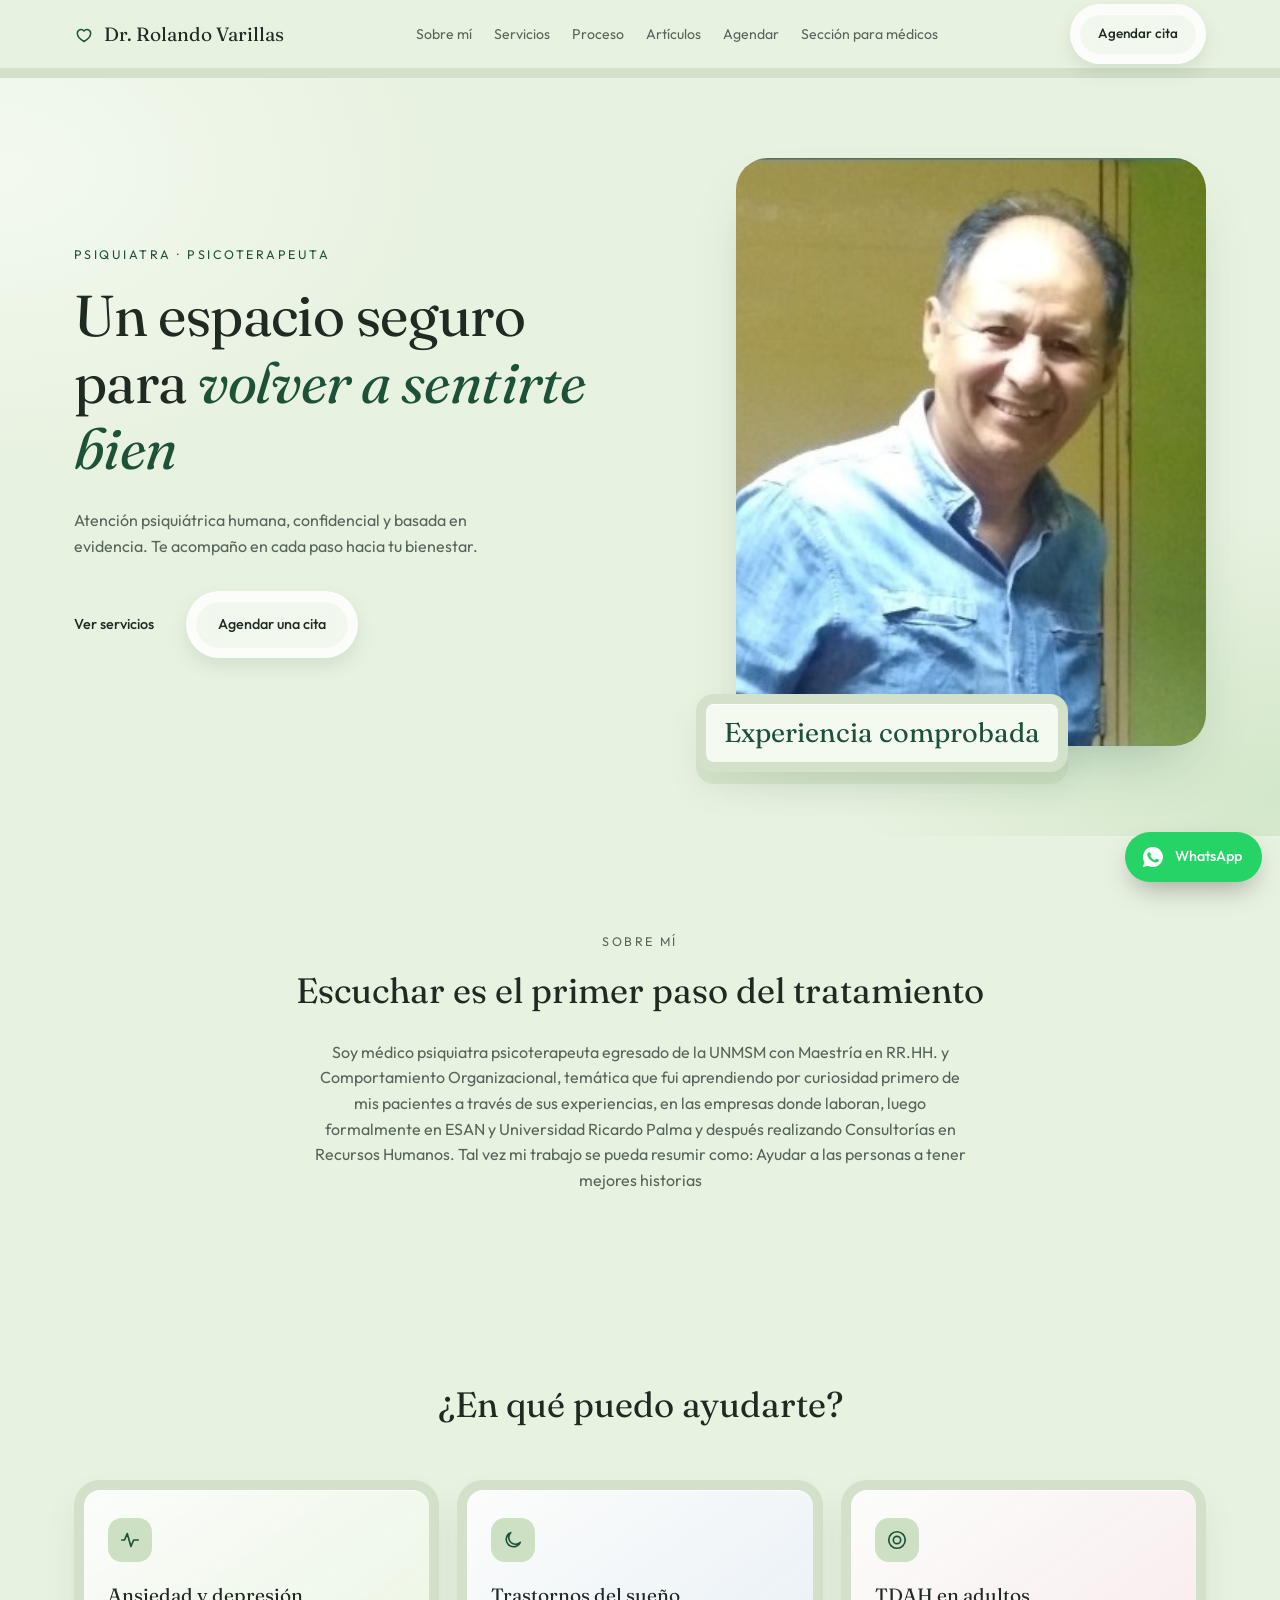
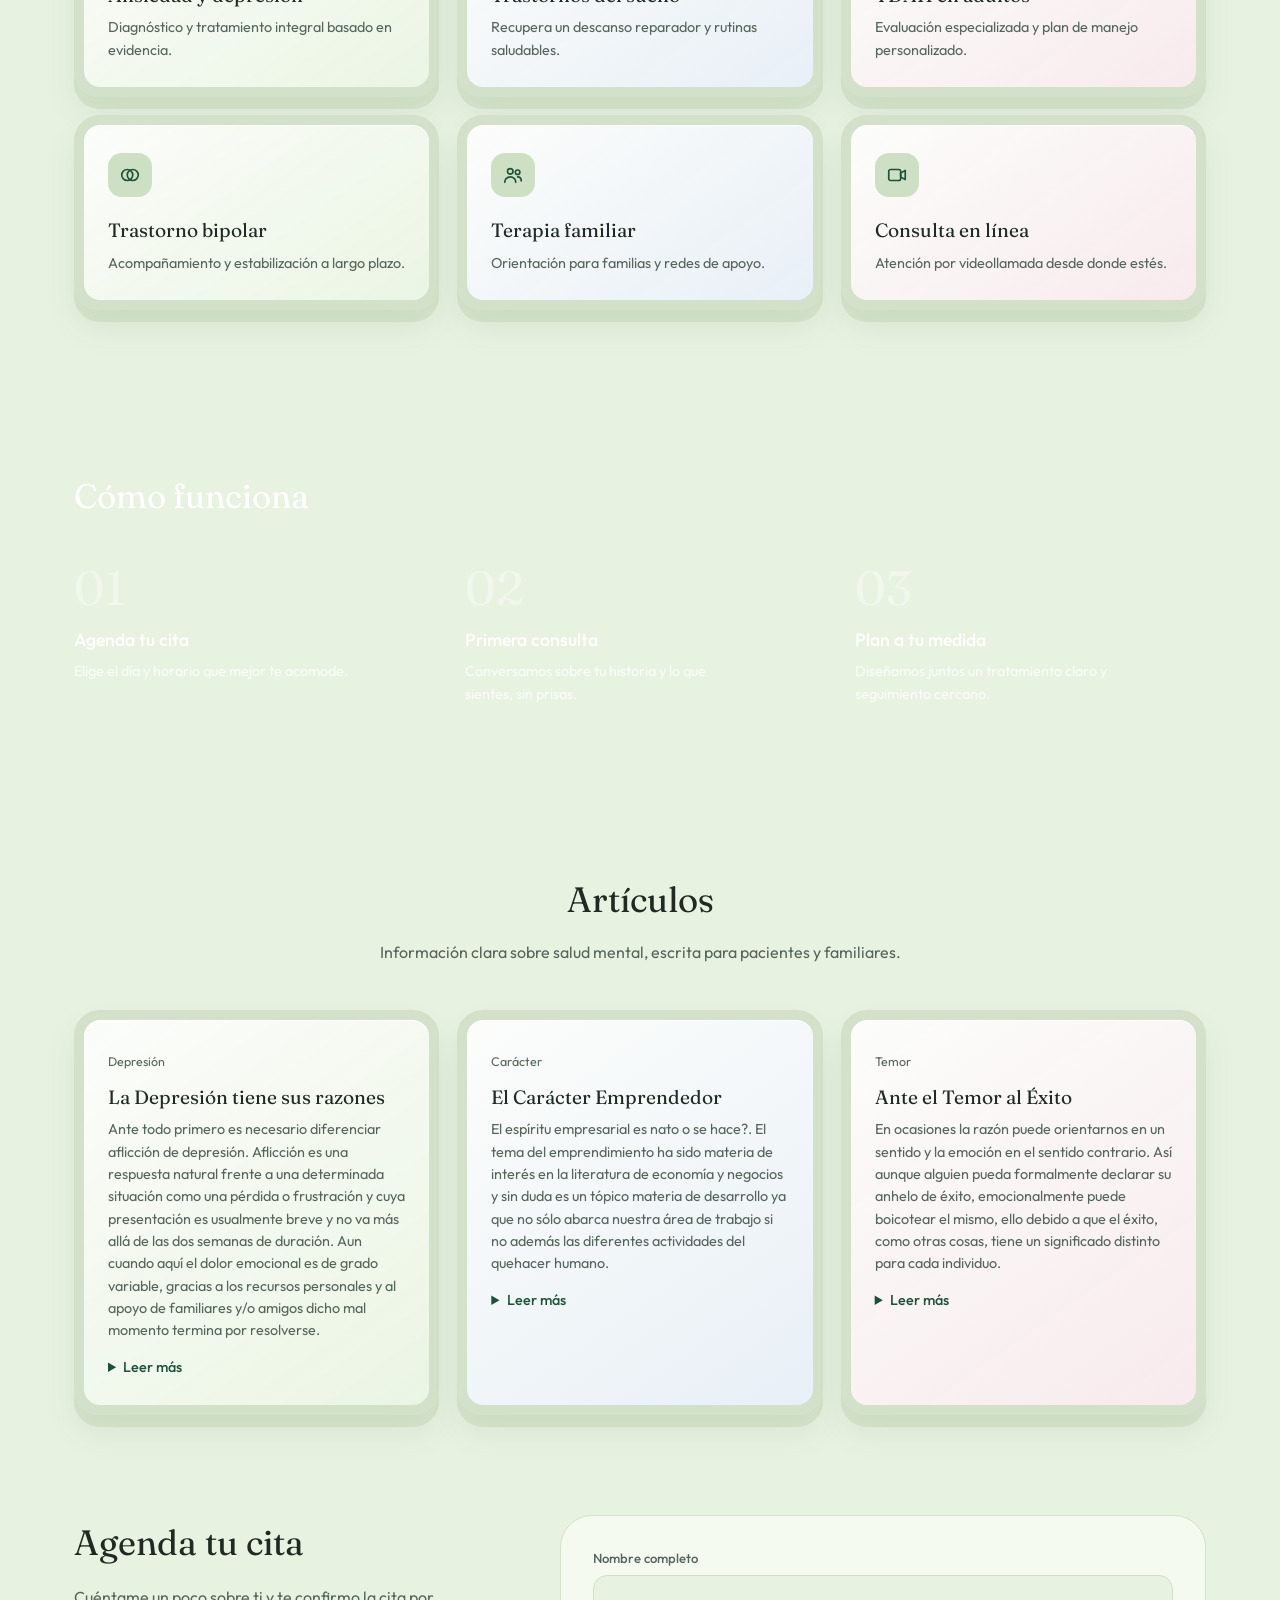
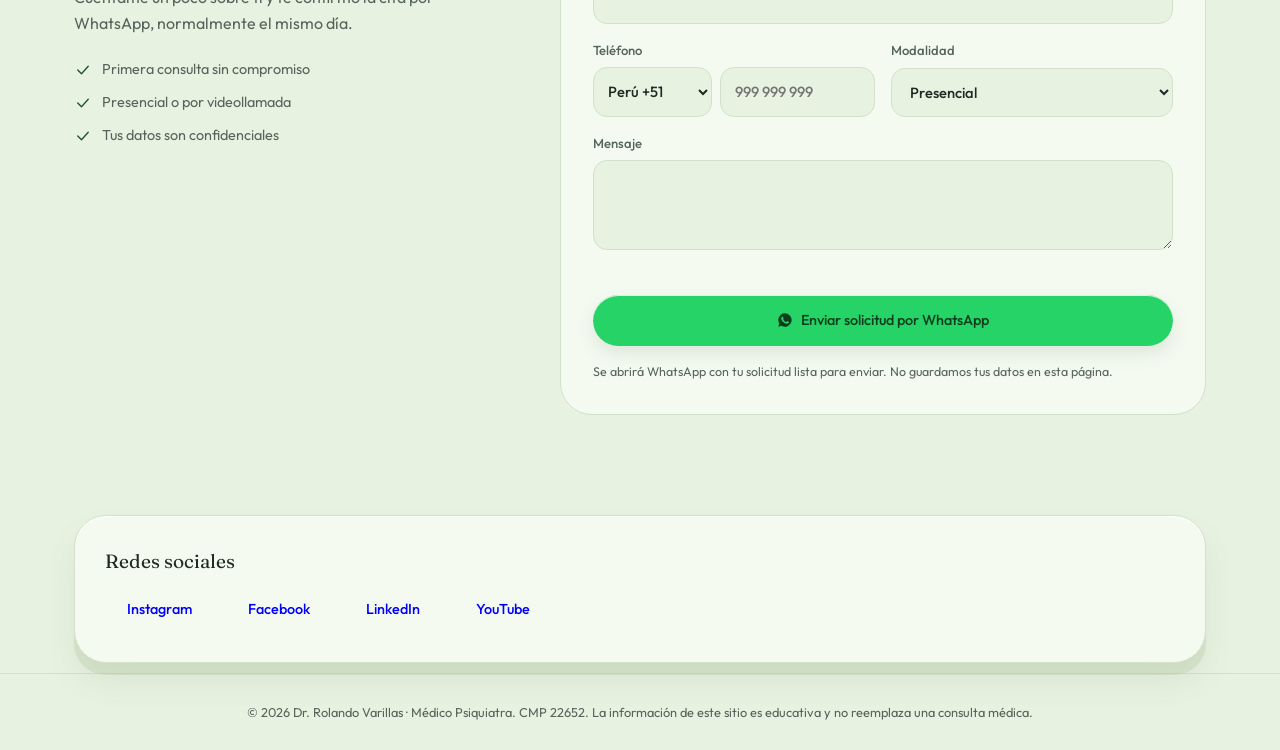
<file: index1610.html>
<!DOCTYPE html>
<html lang="es">
<head>
<meta charset="utf-8">
<meta name="color-scheme" content="light">
<meta name="viewport" content="width=device-width, initial-scale=1, viewport-fit=cover">
<title>Dr. Rolando Varillas · Psiquiatra . Psicoterapeuta</title>
<meta name="description" content="Atención psiquiátrica humana, confidencial y basada en evidencia. Consulta presencial en San Borja y en línea.">
<link rel="stylesheet" href="https://fonts.googleapis.com/css2?family=Fraunces:ital,wght@0,400;1,400&family=Outfit:wght@400;500&display=swap">
<link rel="stylesheet" href="styles1610.css">

</head>
<body id="top">
<svg width="0" height="0" style="position:absolute" aria-hidden="true">
  <symbol id="i-heart" viewBox="0 0 24 24"><path d="M12 21c-5-3-8-6.5-8-10a4.5 4.5 0 0 1 8-2.7A4.5 4.5 0 0 1 20 11c0 3.5-3 7-8 10z"/></symbol>
  <symbol id="i-wave" viewBox="0 0 24 24"><path d="M3 12h3l3-7 4 14 3-7h5"/></symbol>
  <symbol id="i-moon" viewBox="0 0 24 24"><path d="M20 14.5A8 8 0 1 1 9.5 4a6.5 6.5 0 0 0 10.5 10.5z"/></symbol>
  <symbol id="i-target" viewBox="0 0 24 24"><circle cx="12" cy="12" r="9"/><circle cx="12" cy="12" r="4"/></symbol>
  <symbol id="i-two" viewBox="0 0 24 24"><circle cx="9" cy="12" r="6"/><circle cx="15" cy="12" r="6"/></symbol>
  <symbol id="i-users" viewBox="0 0 24 24"><circle cx="9" cy="8" r="3"/><path d="M3 20c0-3.300 2.700-6 6-6s6 2.700 6 6"/><circle cx="17" cy="9" r="2.500"/><path d="M17 14c2.400 0 4 1.800 4 4.500"/></symbol>
  <symbol id="i-video" viewBox="0 0 24 24"><rect x="3" y="6" width="13" height="12" rx="2"/><path d="m16 10 5-3v10l-5-3z"/></symbol>
  <symbol id="i-pin" viewBox="0 0 24 24"><path d="M12 21s7-6 7-11a7 7 0 0 0-14 0c0 5 7 11 7 11z"/><circle cx="12" cy="10" r="2.500"/></symbol>
  <symbol id="i-phone" viewBox="0 0 24 24"><path d="M5 4h4l2 5-2.500 1.500a11 11 0 0 0 5 5L15 13l5 2v4a2 2 0 0 1-2 2A16 16 0 0 1 3 6a2 2 0 0 1 2-2z"/></symbol>
  <symbol id="i-mail" viewBox="0 0 24 24"><rect x="3" y="5" width="18" height="14" rx="2"/><path d="m3 7 9 6 9-6"/></symbol>
  <symbol id="i-check" viewBox="0 0 24 24"><path d="m5 12 5 5 9-10"/></symbol>
  <symbol id="i-wa" viewBox="0 0 24 24"><path d="M12 2a10 10 0 0 0-8.600 15.100L2 22l5-1.300A10 10 0 1 0 12 2zm5.200 14.300c-.2.600-1.300 1.200-1.800 1.200-.5.100-1 .2-3.300-.7-2.800-1.100-4.600-4-4.700-4.200-.1-.2-1.100-1.500-1.100-2.800s.7-2 1-2.300c.2-.3.5-.3.7-.3h.5c.2 0 .4 0 .6.500l.8 1.900c.1.200.1.400 0 .5l-.4.600c-.1.200-.3.300-.1.600.2.300.8 1.300 1.700 2.100 1.200 1 2.200 1.400 2.500 1.500.3.100.4.100.6-.1l.8-1c.2-.3.400-.2.600-.1l1.800.9c.3.100.4.200.5.300.1.200.1.800-.1 1.400z"/></symbol>
</svg>

<header><div class="wrap nav">
  <a class="brand" href="#top"><svg><use href="#i-heart"/></svg>Dr. Rolando Varillas</a>
  <nav class="menu" id="menu" aria-label="Principal">
    <a href="#sobre-mi">Sobre mí</a><a href="#servicios">Servicios</a><a href="#proceso">Proceso</a><a href="#articulos">Artículos</a><a href="#agendar">Agendar</a><a href="medicos.html">Sección para médicos</a>
  </nav>
  <div class="nav-r"><a class="btn sm" href="#agendar">Agendar cita</a><button class="burger" id="burger" type="button" aria-label="Abrir menú" aria-expanded="false" aria-controls="menu"><span></span><span></span><span></span></button></div>
</div></header>

<main>
<section class="hero"><div class="wrap">
  <div>
    <p class="eyebrow">Psiquiatra · Psicoterapeuta</p>
    <h1>Un espacio seguro para <em>volver a sentirte bien</em></h1>
    <p class="lead">Atención psiquiátrica humana, confidencial y basada en evidencia. Te acompaño en cada paso hacia tu bienestar.</p>
    <div class="cta"><a class="link" href="#servicios">Ver servicios</a><a class="btn" href="#agendar">Agendar una cita</a></div>
  </div>
  <div class="photo-wrap">
    <div class="photo"><img src="RolandoVarillas.jpg" alt="Retrato del Dr. Rolando Varillas, médico psiquiatra, sonriendo"></div>
    <div class="badge"><b>Experiencia comprobada</b></div>
  </div>
</div></section>

<section class="about" id="sobre-mi"><div class="wrap">
  <p class="eyebrow">Sobre mí</p>
  <h2>Escuchar es el primer paso del tratamiento</h2>
  <p>Soy médico psiquiatra psicoterapeuta egresado de la UNMSM con Maestría en RR.HH. y Comportamiento Organizacional, temática que fui aprendiendo por curiosidad primero de mis pacientes a través de sus experiencias, en las empresas donde laboran, luego formalmente en ESAN y Universidad Ricardo Palma y después realizando Consultorías en Recursos Humanos. Tal vez mi trabajo se pueda resumir como: Ayudar a las personas a tener mejores historias </p>
</div></section>

<section class="services" id="servicios"><div class="wrap">
  <h2>¿En qué puedo ayudarte?</h2>
  <div class="grid">
    <div class="card"><div class="ico"><svg><use href="#i-wave"/></svg></div><h3>Ansiedad y depresión</h3><p>Diagnóstico y tratamiento integral basado en evidencia.</p></div>
    <div class="card"><div class="ico"><svg><use href="#i-moon"/></svg></div><h3>Trastornos del sueño</h3><p>Recupera un descanso reparador y rutinas saludables.</p></div>
    <div class="card"><div class="ico"><svg><use href="#i-target"/></svg></div><h3>TDAH en adultos</h3><p>Evaluación especializada y plan de manejo personalizado.</p></div>
    <div class="card"><div class="ico"><svg><use href="#i-two"/></svg></div><h3>Trastorno bipolar</h3><p>Acompañamiento y estabilización a largo plazo.</p></div>
    <div class="card"><div class="ico"><svg><use href="#i-users"/></svg></div><h3>Terapia familiar</h3><p>Orientación para familias y redes de apoyo.</p></div>
    <div class="card"><div class="ico"><svg><use href="#i-video"/></svg></div><h3>Consulta en línea</h3><p>Atención por videollamada desde donde estés.</p></div>
  </div>
</div></section>

<section class="process" id="proceso"><div class="wrap">
  <h2>Cómo funciona</h2>
  <div class="steps">
    <div><div class="n">01</div><h3>Agenda tu cita</h3><p>Elige el día y horario que mejor te acomode.</p></div>
    <div><div class="n">02</div><h3>Primera consulta</h3><p>Conversamos sobre tu historia y lo que sientes, sin prisas.</p></div>
    <div><div class="n">03</div><h3>Plan a tu medida</h3><p>Diseñamos juntos un tratamiento claro y seguimiento cercano.</p></div>
  </div>
</div></section>

<section class="sec" id="articulos"><div class="wrap">
  <h2>Artículos</h2>
  <p class="sub">Información clara sobre salud mental, escrita para pacientes y familiares.</p>
  <div class="grid">
    <article class="card art"><small>Depresión</small><h3>La Depresión tiene sus razones</h3>
      <p>Ante todo primero es necesario diferenciar aflicción de depresión. Aflicción es una respuesta natural frente a una determinada situación como una pérdida o frustración y cuya presentación es usualmente breve y no va más allá de las dos semanas de duración. Aun cuando aquí el dolor emocional es de grado variable, gracias a los recursos personales y al apoyo de familiares y/o amigos dicho mal momento termina por resolverse.</p>
      <details><summary>Leer más</summary><p>La depresión no es un capricho o una debilidad, La depresión es una respuesta del organismo en su conjunto, ante un evento particular o a una sucesión de hechos en la biografía de una persona. Así en ocasiones uno alcanza a identificar al evento causante del dolor emocional intenso y del cual incluso se podría señalar fecha y hora de inicio, o en ocasiones se debe al acumulo de hechos negativos a lo largo de la vida de la persona y ante la cual presentada una dificultad menor, termina por ser esta la gota que rebalsa el vaso.</p>
<a href="https://rolandovarillas.blogspot.com/2014/09/por-que-me-deprimo.html" target="_blank" rel="noopener">Leer artículo completo</a>
</details></article>
    <article class="card art"><small>Carácter</small><h3>El Carácter Emprendedor</h3>
      <p>El espíritu empresarial es nato o se hace?. El tema del emprendimiento ha sido materia de interés en la literatura de economía y negocios y sin duda es un tópico materia de desarrollo ya que no sólo abarca nuestra área de trabajo si no además las diferentes actividades del quehacer humano.</p>
      <details><summary>Leer más</summary><p>El emprendedor tiene como una de sus principales características las disposición original y propia que lo orienta a la realización de algo, en este caso ese algo es la realización de un proyecto, un logro, un objetivo. A diferencia de las personas con otro perfil, el emprendedor no requiere o no necesita de la motivación externa o en todo caso ésta no es la determinante quien define su disposición o iniciativa. El emprendedor tiene en sí ese móvil,  esa pasión que lo dispone hacia, tal vez el término académico proactividad podría graficar dicha inclinación.</p>
<a href="https://rolandovarillas.blogspot.com/2012/03/el-caracter-emprendedor.html" target="_blank" rel="noopener">Leer artículo completo</a></details></article>
    <article class="card art"><small>Temor</small><h3>Ante el Temor al Éxito</h3>
      <p>En ocasiones la razón puede orientarnos en un sentido y la emoción en el sentido contrario. Así aunque alguien pueda formalmente declarar su anhelo de éxito,  emocionalmente puede boicotear el mismo, ello debido a que el éxito, como otras cosas, tiene un significado distinto para cada individuo.</p>
      <details><summary>Leer más</summary><p>Conseguir el éxito promete un estado de disfrute y bienestar, sin embargo para algunas personas lo relevante de una  situación de éxito pueden ser sus nuevas exigencias, ser sujeto de críticas o una mayor exposición. Así, ante la posibilidad de un nuevo contexto  la persona puede sentir que no está preparado para manejar dicha situación, siendo entonces el éxito un estado a evitar.</p><a href="https://rolandovarillas.blogspot.com/2014/06/ante-el-temor-al-exito.html" target="_blank" rel="noopener">Leer artículo completo</a></details></article>
  </div>
  
</div></section>



<section class="book" id="agendar"><div class="wrap book-grid">
  <div class="side">
    <h2>Agenda tu cita</h2>
    <p>Cuéntame un poco sobre ti y te confirmo la cita por WhatsApp, normalmente el mismo día.</p>
    <ul>
      <li><svg><use href="#i-check"/></svg>Primera consulta sin compromiso</li>
      <li><svg><use href="#i-check"/></svg>Presencial o por videollamada</li>
      <li><svg><use href="#i-check"/></svg>Tus datos son confidenciales</li>
    </ul>
  </div>
  <form class="f" id="f" novalidate>
    <label class="full">Nombre completo<input id="n" autocomplete="name"></label>
    <label>Teléfono<span class="tel"><select id="cc" aria-label="Prefijo del país" autocomplete="tel-country-code"><option value="51" selected>Perú +51</option><option value="54">Argentina +54</option><option value="591">Bolivia +591</option><option value="55">Brasil +55</option><option value="1">Canadá +1</option><option value="56">Chile +56</option><option value="57">Colombia +57</option><option value="506">Costa Rica +506</option><option value="53">Cuba +53</option><option value="593">Ecuador +593</option><option value="503">El Salvador +503</option><option value="34">España +34</option><option value="1">Estados Unidos +1</option><option value="33">Francia +33</option><option value="49">Alemania +49</option><option value="502">Guatemala +502</option><option value="504">Honduras +504</option><option value="39">Italia +39</option><option value="52">México +52</option><option value="505">Nicaragua +505</option><option value="507">Panamá +507</option><option value="595">Paraguay +595</option><option value="1">Puerto Rico +1</option><option value="1">Rep. Dominicana +1</option><option value="44">Reino Unido +44</option><option value="598">Uruguay +598</option><option value="58">Venezuela +58</option></select><input id="t" type="tel" inputmode="tel" autocomplete="tel-national" placeholder="999 999 999" aria-label="Número de teléfono"></span></label>
    <label>Modalidad<select id="m"><option>Presencial</option><option>En línea</option></select></label>
    <label class="full">Mensaje <textarea id="r"></textarea></label>
    <p class="err full" id="err" role="alert"></p>
    <button class="btn wa full" type="submit"><svg><use href="#i-wa"/></svg>Enviar solicitud por WhatsApp</button>
    <p class="note full">Se abrirá WhatsApp con tu solicitud lista para enviar. No guardamos tus datos en esta página.</p>
  </form>
</div></section>


<section class="sec" id="contacto"><div class="wrap">
  
      <div class="pcard"><h3>Redes sociales</h3>
        <div class="soc">
          <a href="https://instagram.com/usuario" target="_blank" rel="noopener">Instagram</a>
          <a href="https://facebook.com/usuario" target="_blank" rel="noopener">Facebook</a>
          <a href="https://linkedin.com/in/usuario" target="_blank" rel="noopener">LinkedIn</a>
          <a href="https://youtube.com/@usuario" target="_blank" rel="noopener">YouTube</a>
        </div></div>
</div></section>


</main>

<footer>© 2026 Dr. Rolando Varillas · Médico Psiquiatra. CMP 22652. La información de este sitio es educativa y no reemplaza una consulta médica.</footer>
<a class="wa-fab" id="wa3" href="#" target="_blank" rel="noopener" aria-label="Escribir por WhatsApp"><svg viewBox="0 0 24 24"><use href="#i-wa"/></svg><span>WhatsApp</span></a>

<script>
// CONFIGURACIÓN: edita este dato
var WHATSAPP="51999177788";

var $=function(i){return document.getElementById(i)};
var wa=function(t){return "https://wa.me/"+WHATSAPP+"?text="+encodeURIComponent(t)};
$("wa3").href=wa("Hola Dr. Varillas, quisiera agendar una cita.");

$("f").addEventListener("submit",function(e){
  e.preventDefault();
  var g=function(i){return $(i).value.trim()};
  var num=g("t").replace(/\D/g,"").replace(/^0+/,"");
  if(!g("n")||num.length<6){$("err").textContent="Completa tu nombre y un teléfono válido.";return}
  $("err").textContent="";
  var t="Hola Dr. Varillas, quisiera agendar una cita.\n\nNombre: "+g("n")+"\nTeléfono: +"+g("cc")+" "+num+"\nModalidad: "+g("m")+(g("r")?"\nMensaje: "+g("r"):"");
  window.open(wa(t),"_blank","noopener");
});

var mb=$("burger"),mn=$("menu");
function cerrarMenu(){mn.classList.remove("open");mb.setAttribute("aria-expanded","false");mb.setAttribute("aria-label","Abrir menú")}
mb.addEventListener("click",function(){
  var o=mn.classList.toggle("open");
  mb.setAttribute("aria-expanded",o);
  mb.setAttribute("aria-label",o?"Cerrar menú":"Abrir menú");
});
mn.addEventListener("click",function(e){if(e.target.tagName==="A")cerrarMenu()});
document.addEventListener("keydown",function(e){if(e.key==="Escape")cerrarMenu()});
window.addEventListener("resize",function(){if(window.innerWidth>900)cerrarMenu()});
</script>
</body>
</html>
</file>
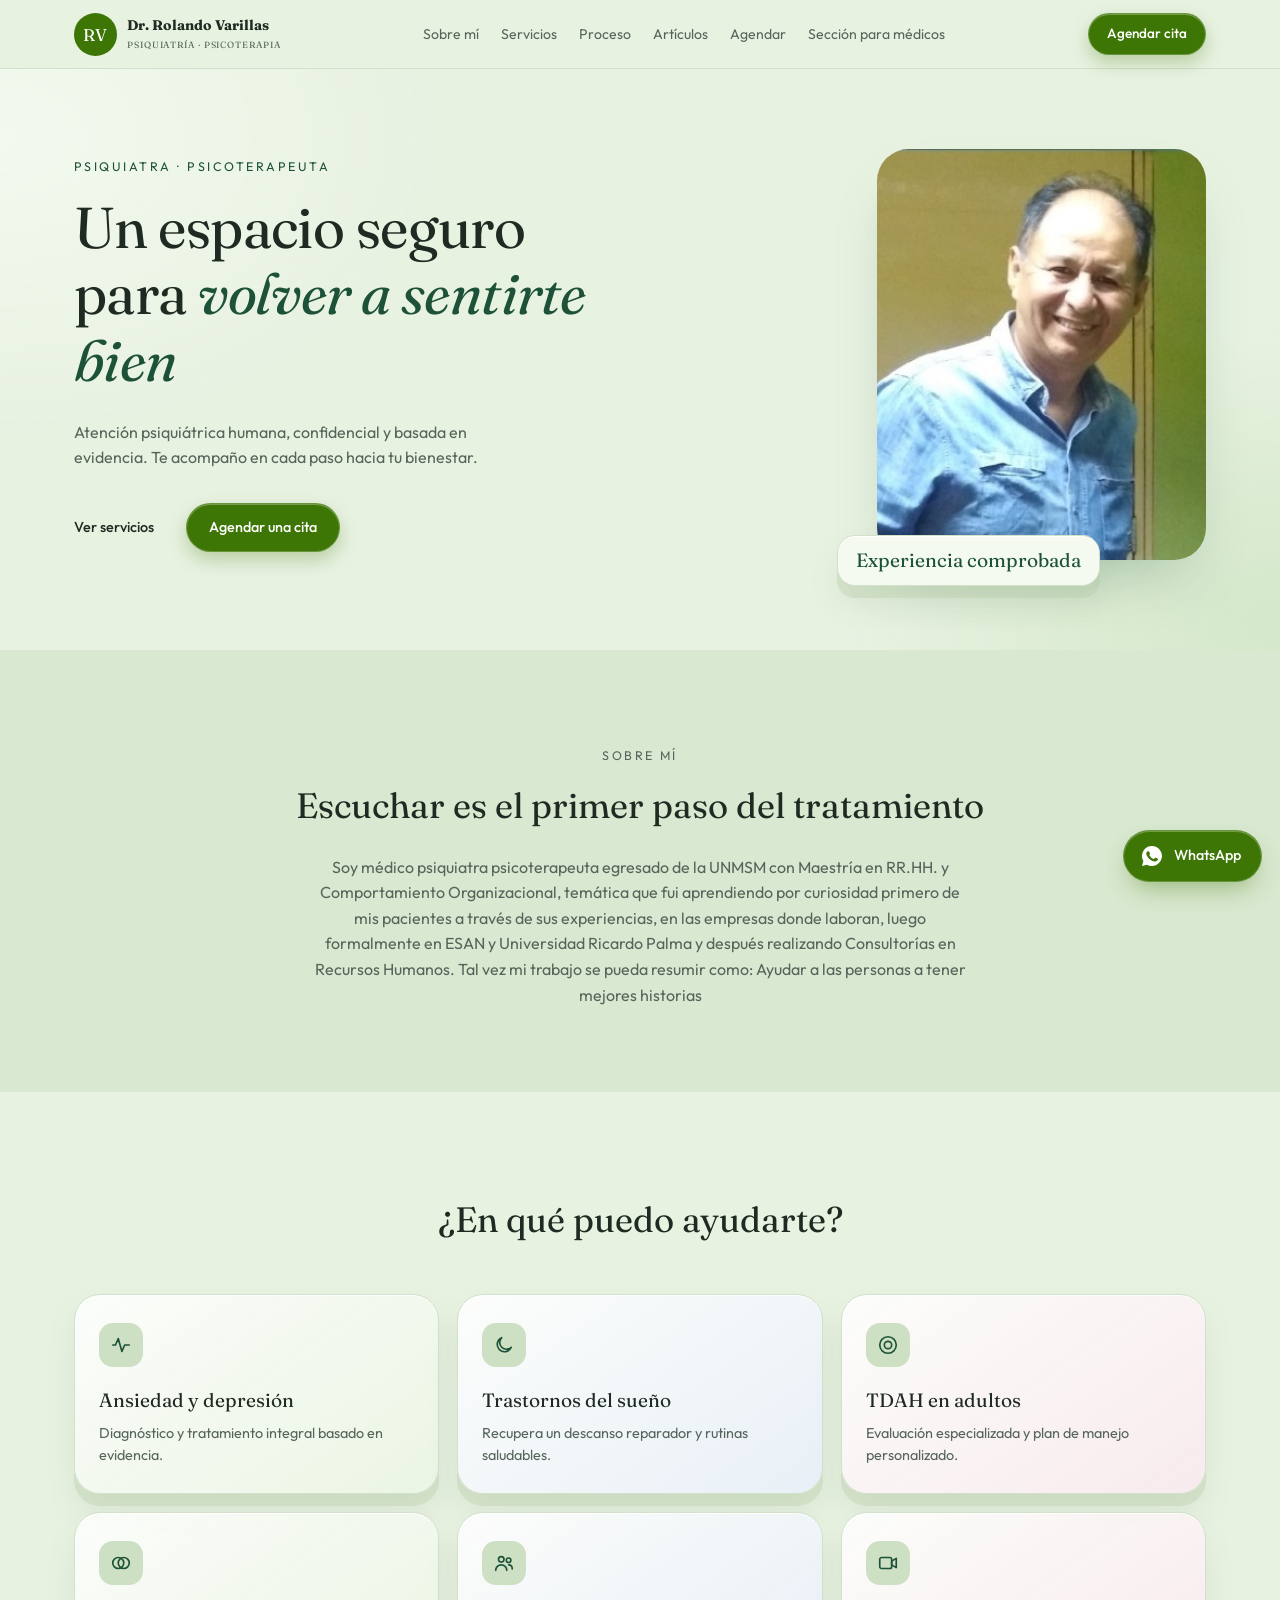
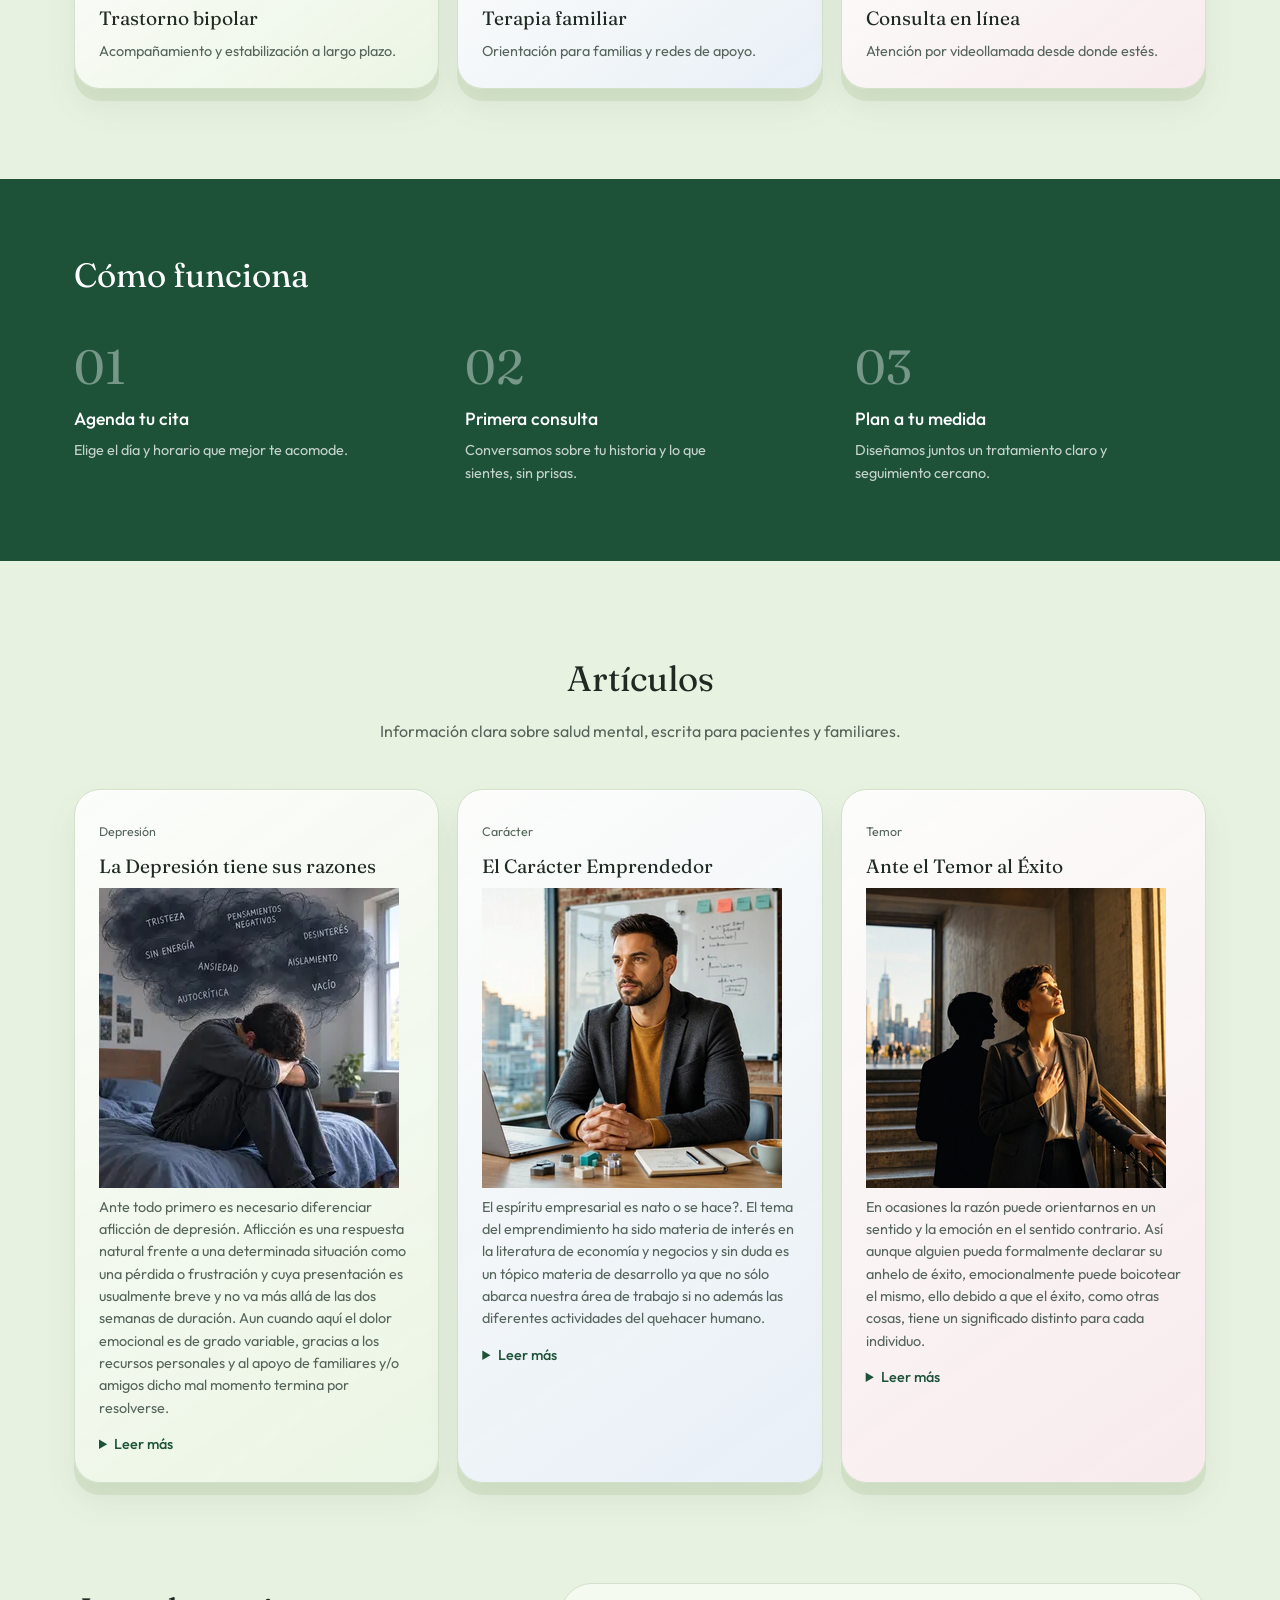
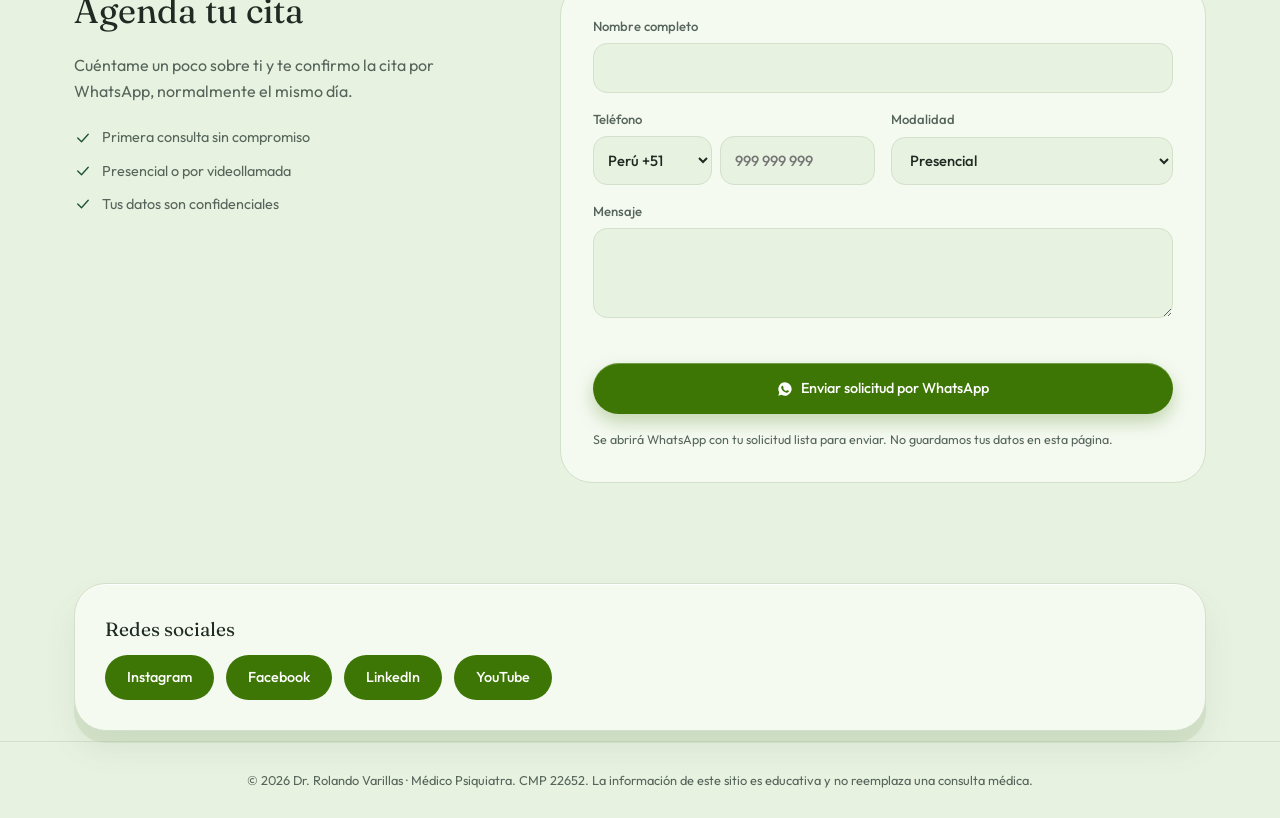
<file: index3110.html>
<!DOCTYPE html>
<html lang="es">
<head>
<meta charset="utf-8">
<meta name="color-scheme" content="light">
<meta name="viewport" content="width=device-width, initial-scale=1, viewport-fit=cover">
<title>Dr. Rolando Varillas · Psiquiatra . Psicoterapeuta</title>
<meta name="description" content="Atención psiquiátrica humana, confidencial y basada en evidencia. Consulta presencial en San Borja y en línea.">
<link rel="stylesheet" href="https://fonts.googleapis.com/css2?family=Fraunces:ital,wght@0,400;1,400&family=Outfit:wght@400;500&display=swap">
<link rel="stylesheet" href="styles.css">

</head>
<body id="top">
<svg width="0" height="0" style="position:absolute" aria-hidden="true">
  <symbol id="i-heart" viewBox="0 0 24 24"><path d="M12 21c-5-3-8-6.5-8-10a4.5 4.5 0 0 1 8-2.7A4.5 4.5 0 0 1 20 11c0 3.5-3 7-8 10z"/></symbol>
  <symbol id="i-wave" viewBox="0 0 24 24"><path d="M3 12h3l3-7 4 14 3-7h5"/></symbol>
  <symbol id="i-moon" viewBox="0 0 24 24"><path d="M20 14.5A8 8 0 1 1 9.5 4a6.5 6.5 0 0 0 10.5 10.5z"/></symbol>
  <symbol id="i-target" viewBox="0 0 24 24"><circle cx="12" cy="12" r="9"/><circle cx="12" cy="12" r="4"/></symbol>
  <symbol id="i-two" viewBox="0 0 24 24"><circle cx="9" cy="12" r="6"/><circle cx="15" cy="12" r="6"/></symbol>
  <symbol id="i-users" viewBox="0 0 24 24"><circle cx="9" cy="8" r="3"/><path d="M3 20c0-3.300 2.700-6 6-6s6 2.700 6 6"/><circle cx="17" cy="9" r="2.500"/><path d="M17 14c2.400 0 4 1.800 4 4.500"/></symbol>
  <symbol id="i-video" viewBox="0 0 24 24"><rect x="3" y="6" width="13" height="12" rx="2"/><path d="m16 10 5-3v10l-5-3z"/></symbol>
  <symbol id="i-pin" viewBox="0 0 24 24"><path d="M12 21s7-6 7-11a7 7 0 0 0-14 0c0 5 7 11 7 11z"/><circle cx="12" cy="10" r="2.500"/></symbol>
  <symbol id="i-phone" viewBox="0 0 24 24"><path d="M5 4h4l2 5-2.500 1.500a11 11 0 0 0 5 5L15 13l5 2v4a2 2 0 0 1-2 2A16 16 0 0 1 3 6a2 2 0 0 1 2-2z"/></symbol>
  <symbol id="i-mail" viewBox="0 0 24 24"><rect x="3" y="5" width="18" height="14" rx="2"/><path d="m3 7 9 6 9-6"/></symbol>
  <symbol id="i-check" viewBox="0 0 24 24"><path d="m5 12 5 5 9-10"/></symbol>
  <symbol id="i-wa" viewBox="0 0 24 24"><path d="M12 2a10 10 0 0 0-8.600 15.100L2 22l5-1.300A10 10 0 1 0 12 2zm5.200 14.300c-.2.600-1.300 1.200-1.800 1.200-.5.100-1 .2-3.300-.7-2.800-1.100-4.600-4-4.700-4.200-.1-.2-1.100-1.500-1.100-2.800s.7-2 1-2.300c.2-.3.5-.3.7-.3h.5c.2 0 .4 0 .6.500l.8 1.900c.1.200.1.400 0 .5l-.4.600c-.1.200-.3.300-.1.600.2.300.8 1.300 1.700 2.100 1.200 1 2.200 1.400 2.500 1.500.3.100.4.100.6-.1l.8-1c.2-.3.400-.2.600-.1l1.800.9c.3.100.4.200.5.300.1.200.1.800-.1 1.400z"/></symbol>
</svg>

<header><div class="wrap nav">
  <a class="brand" href="#inicio"><span class="monogram">RV</span><span><b>Dr. Rolando Varillas</b><small>Psiquiatría · Psicoterapia</small></span></a>
  <nav class="menu" id="menu" aria-label="Principal">
    <a href="#sobre-mi">Sobre mí</a><a href="#servicios">Servicios</a><a href="#proceso">Proceso</a><a href="#articulos">Artículos</a><a href="#agendar">Agendar</a><a href="medicos.html">Sección para médicos</a>
  </nav>
  <div class="nav-r"><a class="btn sm" href="#agendar">Agendar cita</a><button class="burger" id="burger" type="button" aria-label="Abrir menú" aria-expanded="false" aria-controls="menu"><span></span><span></span><span></span></button></div>
</div></header>

<main>
<section class="hero"><div class="wrap">
  <div>
    <p class="eyebrow">Psiquiatra · Psicoterapeuta</p>
    <h1>Un espacio seguro para <em>volver a sentirte bien</em></h1>
    <p class="lead">Atención psiquiátrica humana, confidencial y basada en evidencia. Te acompaño en cada paso hacia tu bienestar.</p>
    <div class="cta"><a class="link" href="#servicios">Ver servicios</a><a class="btn" href="#agendar">Agendar una cita</a></div>
  </div>
  <div class="photo-wrap">
    <div class="photo"><img src="RolandoVarillas.jpg" alt="Retrato del Dr. Rolando Varillas, médico psiquiatra, sonriendo"></div>
    <div class="badge"><b>Experiencia comprobada</b></div>
  </div>
</div></section>

<section class="about" id="sobre-mi"><div class="wrap">
  <p class="eyebrow">Sobre mí</p>
  <h2>Escuchar es el primer paso del tratamiento</h2>
  <p>Soy médico psiquiatra psicoterapeuta egresado de la UNMSM con Maestría en RR.HH. y Comportamiento Organizacional, temática que fui aprendiendo por curiosidad primero de mis pacientes a través de sus experiencias, en las empresas donde laboran, luego formalmente en ESAN y Universidad Ricardo Palma y después realizando Consultorías en Recursos Humanos. Tal vez mi trabajo se pueda resumir como: Ayudar a las personas a tener mejores historias </p>
</div></section>

<section class="services" id="servicios"><div class="wrap">
  <h2>¿En qué puedo ayudarte?</h2>
  <div class="grid">
    <div class="card"><div class="ico"><svg><use href="#i-wave"/></svg></div><h3>Ansiedad y depresión</h3><p>Diagnóstico y tratamiento integral basado en evidencia.</p></div>
    <div class="card"><div class="ico"><svg><use href="#i-moon"/></svg></div><h3>Trastornos del sueño</h3><p>Recupera un descanso reparador y rutinas saludables.</p></div>
    <div class="card"><div class="ico"><svg><use href="#i-target"/></svg></div><h3>TDAH en adultos</h3><p>Evaluación especializada y plan de manejo personalizado.</p></div>
    <div class="card"><div class="ico"><svg><use href="#i-two"/></svg></div><h3>Trastorno bipolar</h3><p>Acompañamiento y estabilización a largo plazo.</p></div>
    <div class="card"><div class="ico"><svg><use href="#i-users"/></svg></div><h3>Terapia familiar</h3><p>Orientación para familias y redes de apoyo.</p></div>
    <div class="card"><div class="ico"><svg><use href="#i-video"/></svg></div><h3>Consulta en línea</h3><p>Atención por videollamada desde donde estés.</p></div>
  </div>
</div></section>

<section class="process" id="proceso"><div class="wrap">
  <h2>Cómo funciona</h2>
  <div class="steps">
    <div><div class="n">01</div><h3>Agenda tu cita</h3><p>Elige el día y horario que mejor te acomode.</p></div>
    <div><div class="n">02</div><h3>Primera consulta</h3><p>Conversamos sobre tu historia y lo que sientes, sin prisas.</p></div>
    <div><div class="n">03</div><h3>Plan a tu medida</h3><p>Diseñamos juntos un tratamiento claro y seguimiento cercano.</p></div>
  </div>
</div></section>

<section class="sec" id="articulos"><div class="wrap">
  <h2>Artículos</h2>
  <p class="sub">Información clara sobre salud mental, escrita para pacientes y familiares.</p>
  <div class="grid">
    <article class="card art"><small>Depresión</small><h3>La Depresión tiene sus razones</h3>
      <img src="depresion.webp" alt="depresion">
      <p>Ante todo primero es necesario diferenciar aflicción de depresión. Aflicción es una respuesta natural frente a una determinada situación como una pérdida o frustración y cuya presentación es usualmente breve y no va más allá de las dos semanas de duración. Aun cuando aquí el dolor emocional es de grado variable, gracias a los recursos personales y al apoyo de familiares y/o amigos dicho mal momento termina por resolverse.</p>
      <details><summary>Leer más</summary><p>La depresión no es un capricho o una debilidad, La depresión es una respuesta del organismo en su conjunto, ante un evento particular o a una sucesión de hechos en la biografía de una persona. Así en ocasiones uno alcanza a identificar al evento causante del dolor emocional intenso y del cual incluso se podría señalar fecha y hora de inicio, o en ocasiones se debe al acumulo de hechos negativos a lo largo de la vida de la persona y ante la cual presentada una dificultad menor, termina por ser esta la gota que rebalsa el vaso.</p>
<a href="https://rolandovarillas.blogspot.com/2014/09/por-que-me-deprimo.html" target="_blank" rel="noopener">Leer artículo completo</a>
</details></article>
    <article class="card art"><small>Carácter</small><h3>El Carácter Emprendedor</h3>
      <img src="emprendedor.webp" alt="emprendedor">
      <p>El espíritu empresarial es nato o se hace?. El tema del emprendimiento ha sido materia de interés en la literatura de economía y negocios y sin duda es un tópico materia de desarrollo ya que no sólo abarca nuestra área de trabajo si no además las diferentes actividades del quehacer humano.</p>
      <details><summary>Leer más</summary><p>El emprendedor tiene como una de sus principales características las disposición original y propia que lo orienta a la realización de algo, en este caso ese algo es la realización de un proyecto, un logro, un objetivo. A diferencia de las personas con otro perfil, el emprendedor no requiere o no necesita de la motivación externa o en todo caso ésta no es la determinante quien define su disposición o iniciativa. El emprendedor tiene en sí ese móvil,  esa pasión que lo dispone hacia, tal vez el término académico proactividad podría graficar dicha inclinación.</p>
<a href="https://rolandovarillas.blogspot.com/2012/03/el-caracter-emprendedor.html" target="_blank" rel="noopener">Leer artículo completo</a></details></article>
    <article class="card art"><small>Temor</small><h3>Ante el Temor al Éxito</h3>
      <img src="temor al exito.webp" alt="temor">
      <p>En ocasiones la razón puede orientarnos en un sentido y la emoción en el sentido contrario. Así aunque alguien pueda formalmente declarar su anhelo de éxito,  emocionalmente puede boicotear el mismo, ello debido a que el éxito, como otras cosas, tiene un significado distinto para cada individuo.</p>
      <details><summary>Leer más</summary><p>Conseguir el éxito promete un estado de disfrute y bienestar, sin embargo para algunas personas lo relevante de una  situación de éxito pueden ser sus nuevas exigencias, ser sujeto de críticas o una mayor exposición. Así, ante la posibilidad de un nuevo contexto  la persona puede sentir que no está preparado para manejar dicha situación, siendo entonces el éxito un estado a evitar.</p><a href="https://rolandovarillas.blogspot.com/2014/06/ante-el-temor-al-exito.html" target="_blank" rel="noopener">Leer artículo completo</a></details></article>
  </div>
  
</div></section>



<section class="book" id="agendar"><div class="wrap book-grid">
  <div class="side">
    <h2>Agenda tu cita</h2>
    <p>Cuéntame un poco sobre ti y te confirmo la cita por WhatsApp, normalmente el mismo día.</p>
    <ul>
      <li><svg><use href="#i-check"/></svg>Primera consulta sin compromiso</li>
      <li><svg><use href="#i-check"/></svg>Presencial o por videollamada</li>
      <li><svg><use href="#i-check"/></svg>Tus datos son confidenciales</li>
    </ul>
  </div>
  <form class="f" id="f" novalidate>
    <label class="full">Nombre completo<input id="n" autocomplete="name"></label>
    <label>Teléfono<span class="tel"><select id="cc" aria-label="Prefijo del país" autocomplete="tel-country-code"><option value="51" selected>Perú +51</option><option value="54">Argentina +54</option><option value="591">Bolivia +591</option><option value="55">Brasil +55</option><option value="1">Canadá +1</option><option value="56">Chile +56</option><option value="57">Colombia +57</option><option value="506">Costa Rica +506</option><option value="53">Cuba +53</option><option value="593">Ecuador +593</option><option value="503">El Salvador +503</option><option value="34">España +34</option><option value="1">Estados Unidos +1</option><option value="33">Francia +33</option><option value="49">Alemania +49</option><option value="502">Guatemala +502</option><option value="504">Honduras +504</option><option value="39">Italia +39</option><option value="52">México +52</option><option value="505">Nicaragua +505</option><option value="507">Panamá +507</option><option value="595">Paraguay +595</option><option value="1">Puerto Rico +1</option><option value="1">Rep. Dominicana +1</option><option value="44">Reino Unido +44</option><option value="598">Uruguay +598</option><option value="58">Venezuela +58</option></select><input id="t" type="tel" inputmode="tel" autocomplete="tel-national" placeholder="999 999 999" aria-label="Número de teléfono"></span></label>
    <label>Modalidad<select id="m"><option>Presencial</option><option>En línea</option></select></label>
    <label class="full">Mensaje <textarea id="r"></textarea></label>
    <p class="err full" id="err" role="alert"></p>
    <button class="btn wa full" type="submit"><svg><use href="#i-wa"/></svg>Enviar solicitud por WhatsApp</button>
    <p class="note full">Se abrirá WhatsApp con tu solicitud lista para enviar. No guardamos tus datos en esta página.</p>
  </form>
</div></section>


<section class="sec" id="contacto"><div class="wrap">
  
      <div class="pcard"><h3>Redes sociales</h3>
        <div class="soc">
          <a href="https://instagram.com/usuario" target="_blank" rel="noopener">Instagram</a>
          <a href="https://facebook.com/usuario" target="_blank" rel="noopener">Facebook</a>
          <a href="https://linkedin.com/in/usuario" target="_blank" rel="noopener">LinkedIn</a>
          <a href="https://youtube.com/@usuario" target="_blank" rel="noopener">YouTube</a>
        </div></div>
</div></section>


</main>

<footer>© 2026 Dr. Rolando Varillas · Médico Psiquiatra. CMP 22652. La información de este sitio es educativa y no reemplaza una consulta médica.</footer>
<a class="wa-fab" id="wa3" href="#" target="_blank" rel="noopener" aria-label="Escribir por WhatsApp"><svg viewBox="0 0 24 24"><use href="#i-wa"/></svg><span>WhatsApp</span></a>

<script>
// CONFIGURACIÓN: edita este dato
var WHATSAPP="51999177788";

var $=function(i){return document.getElementById(i)};
var wa=function(t){return "https://wa.me/"+WHATSAPP+"?text="+encodeURIComponent(t)};
$("wa3").href=wa("Hola Dr. Varillas, quisiera agendar una cita.");

$("f").addEventListener("submit",function(e){
  e.preventDefault();
  var g=function(i){return $(i).value.trim()};
  var num=g("t").replace(/\D/g,"").replace(/^0+/,"");
  if(!g("n")||num.length<6){$("err").textContent="Completa tu nombre y un teléfono válido.";return}
  $("err").textContent="";
  var t="Hola Dr. Varillas, quisiera agendar una cita.\n\nNombre: "+g("n")+"\nTeléfono: +"+g("cc")+" "+num+"\nModalidad: "+g("m")+(g("r")?"\nMensaje: "+g("r"):"");
  window.open(wa(t),"_blank","noopener");
});

var mb=$("burger"),mn=$("menu");
function cerrarMenu(){mn.classList.remove("open");mb.setAttribute("aria-expanded","false");mb.setAttribute("aria-label","Abrir menú")}
mb.addEventListener("click",function(){
  var o=mn.classList.toggle("open");
  mb.setAttribute("aria-expanded",o);
  mb.setAttribute("aria-label",o?"Cerrar menú":"Abrir menú");
});
mn.addEventListener("click",function(e){if(e.target.tagName==="A")cerrarMenu()});
document.addEventListener("keydown",function(e){if(e.key==="Escape")cerrarMenu()});
window.addEventListener("resize",function(){if(window.innerWidth>900)cerrarMenu()});
</script>
</body>
</html>
</file>
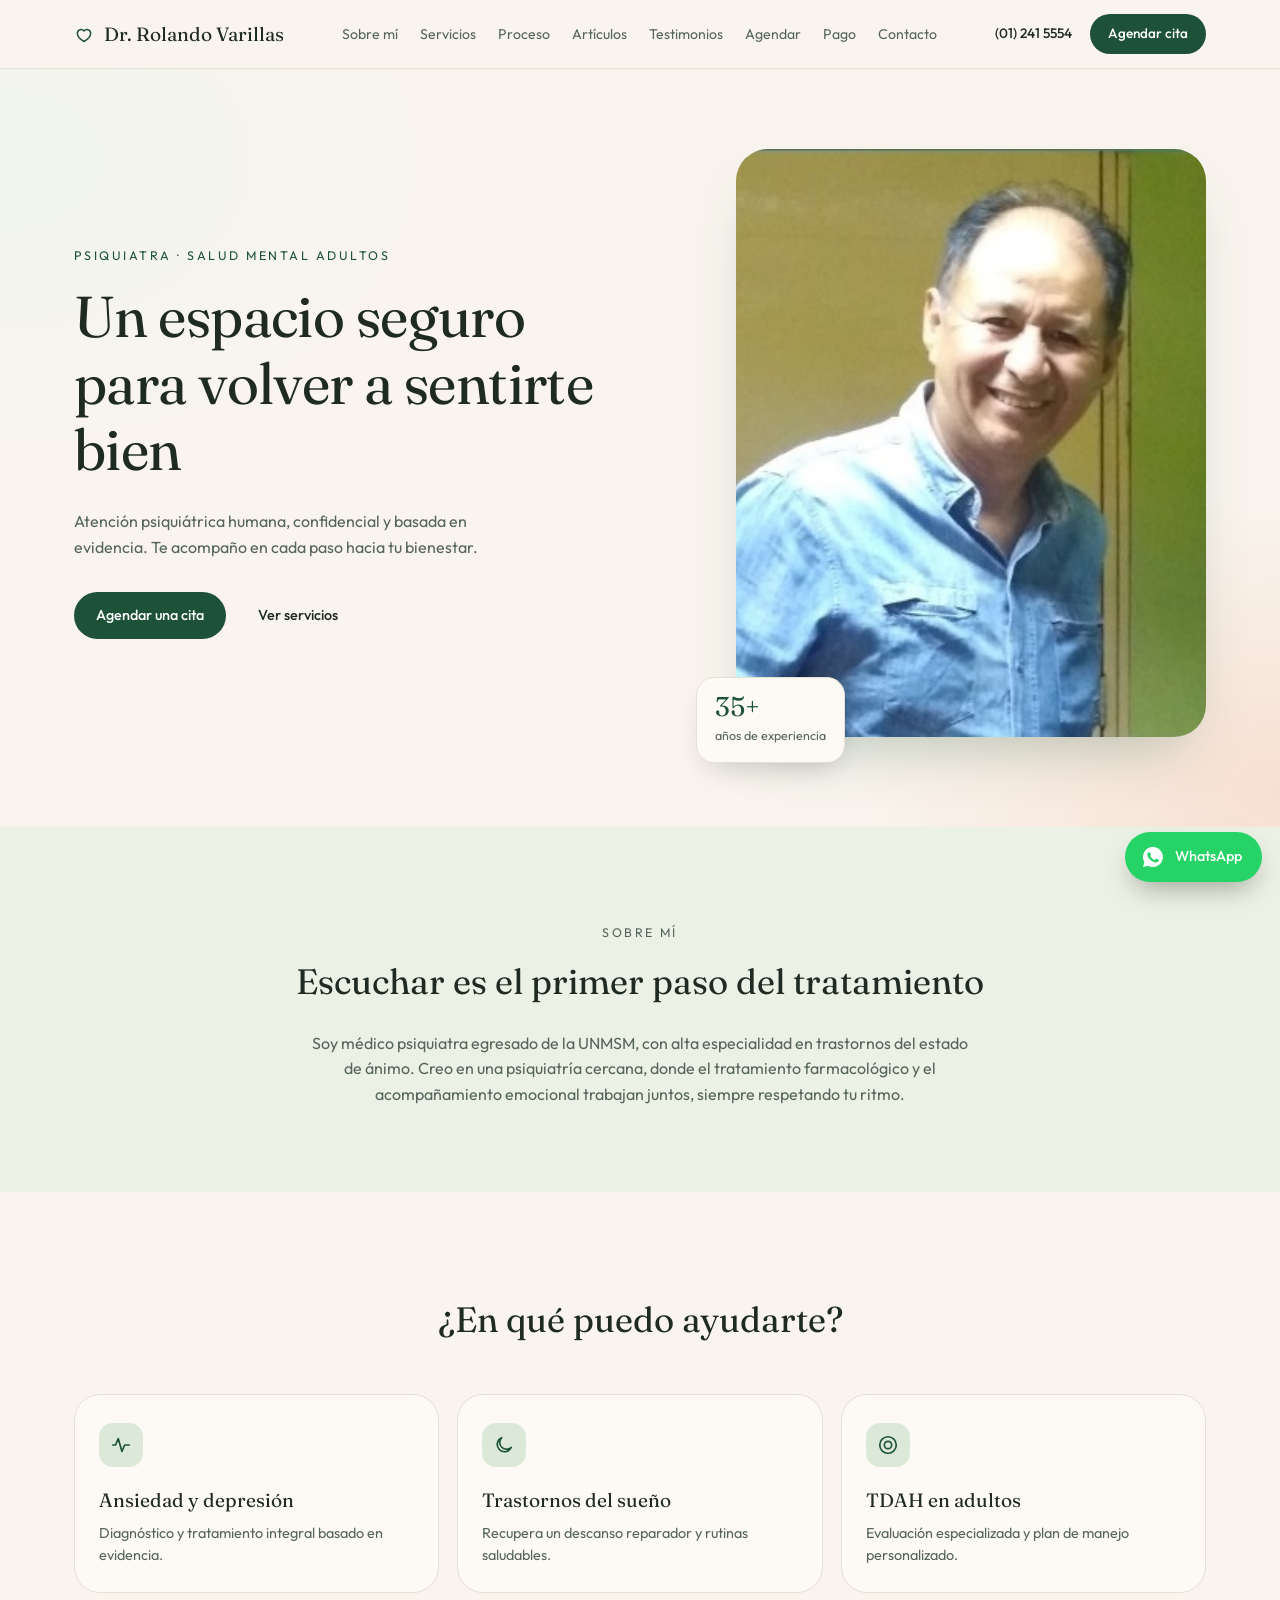
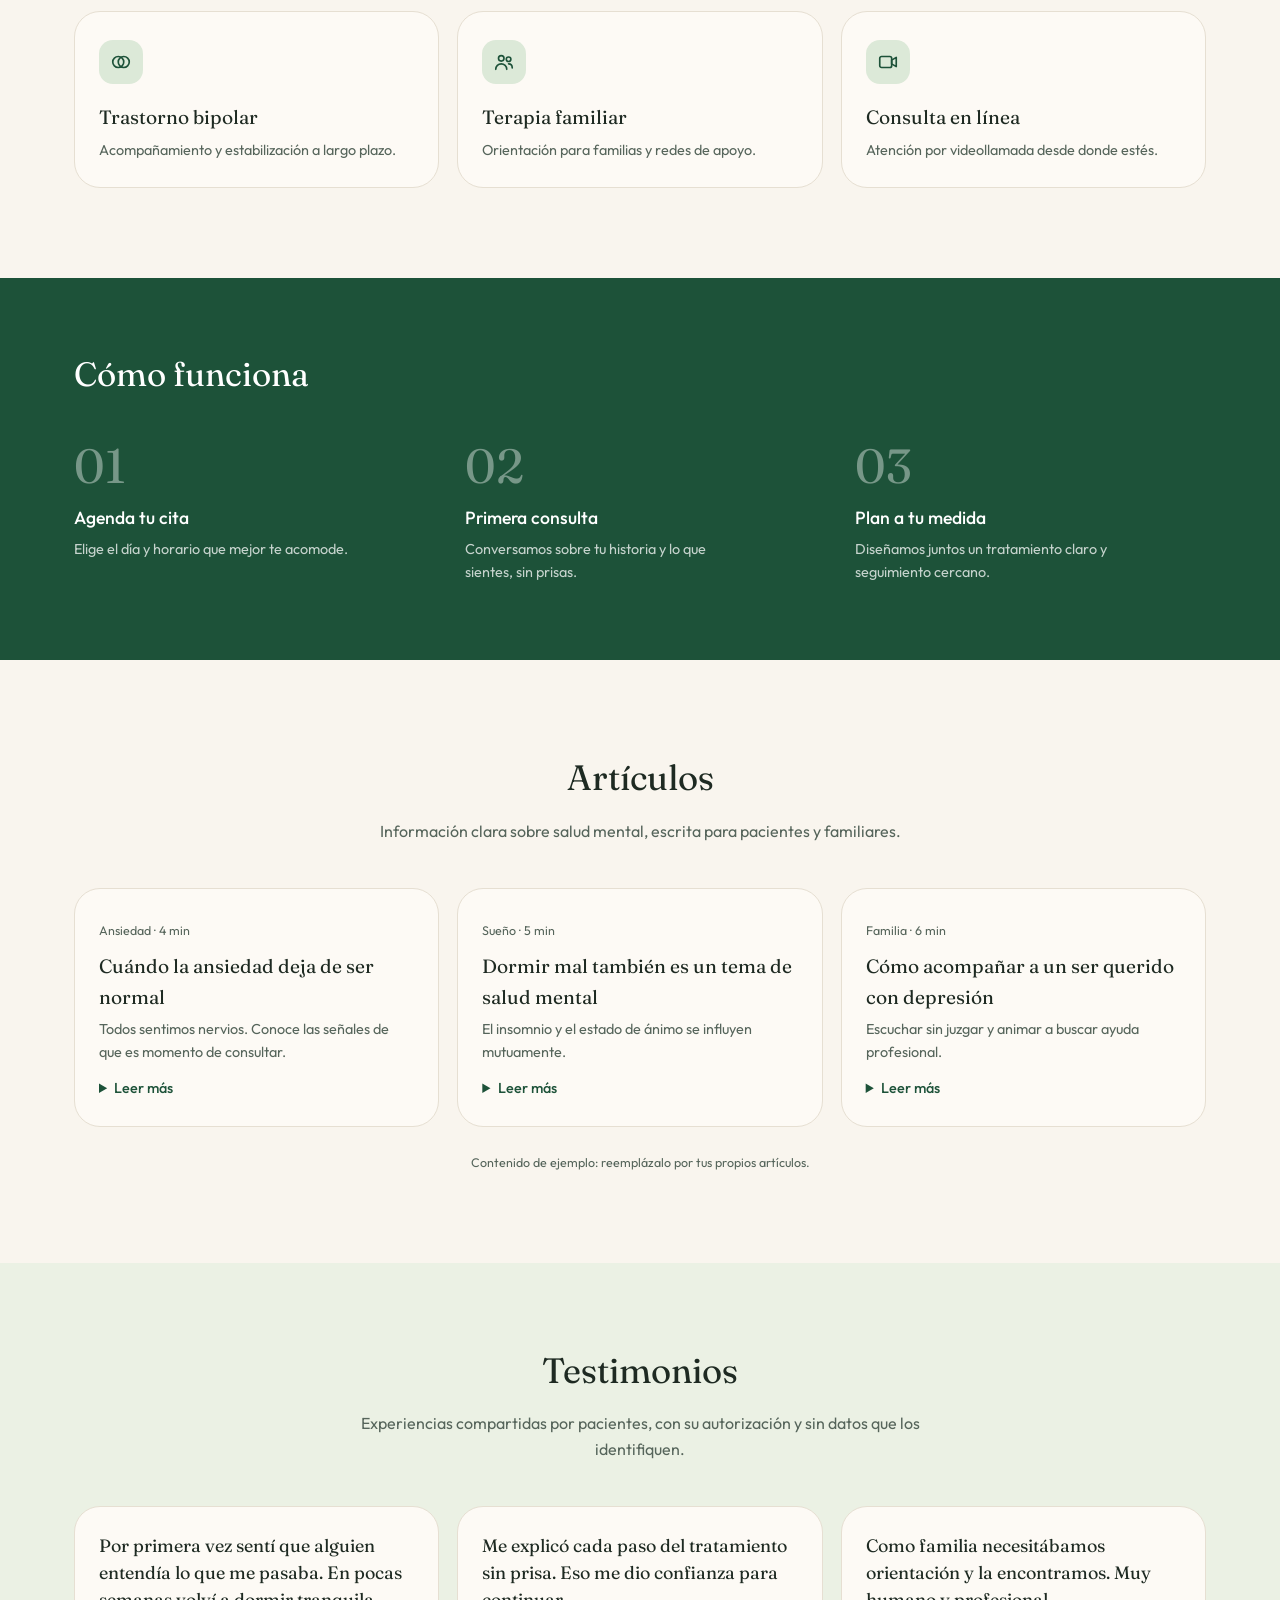
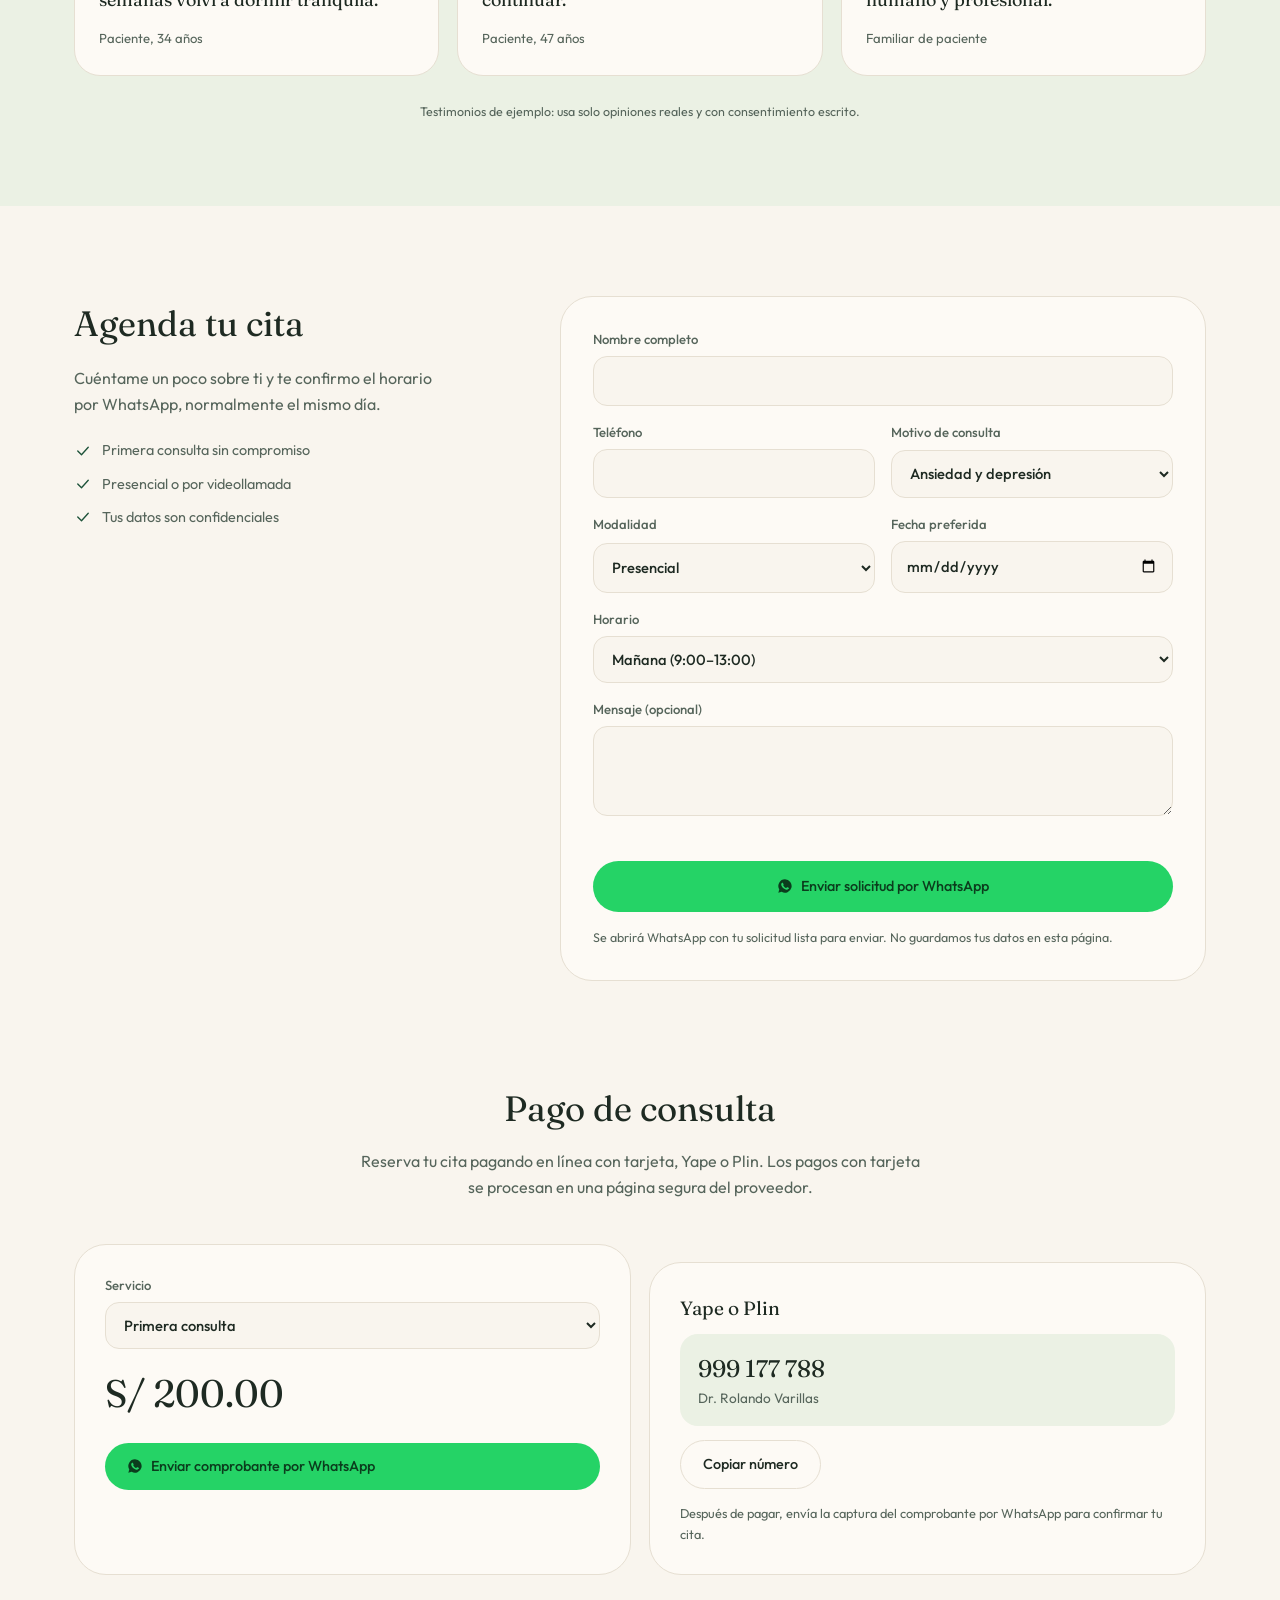
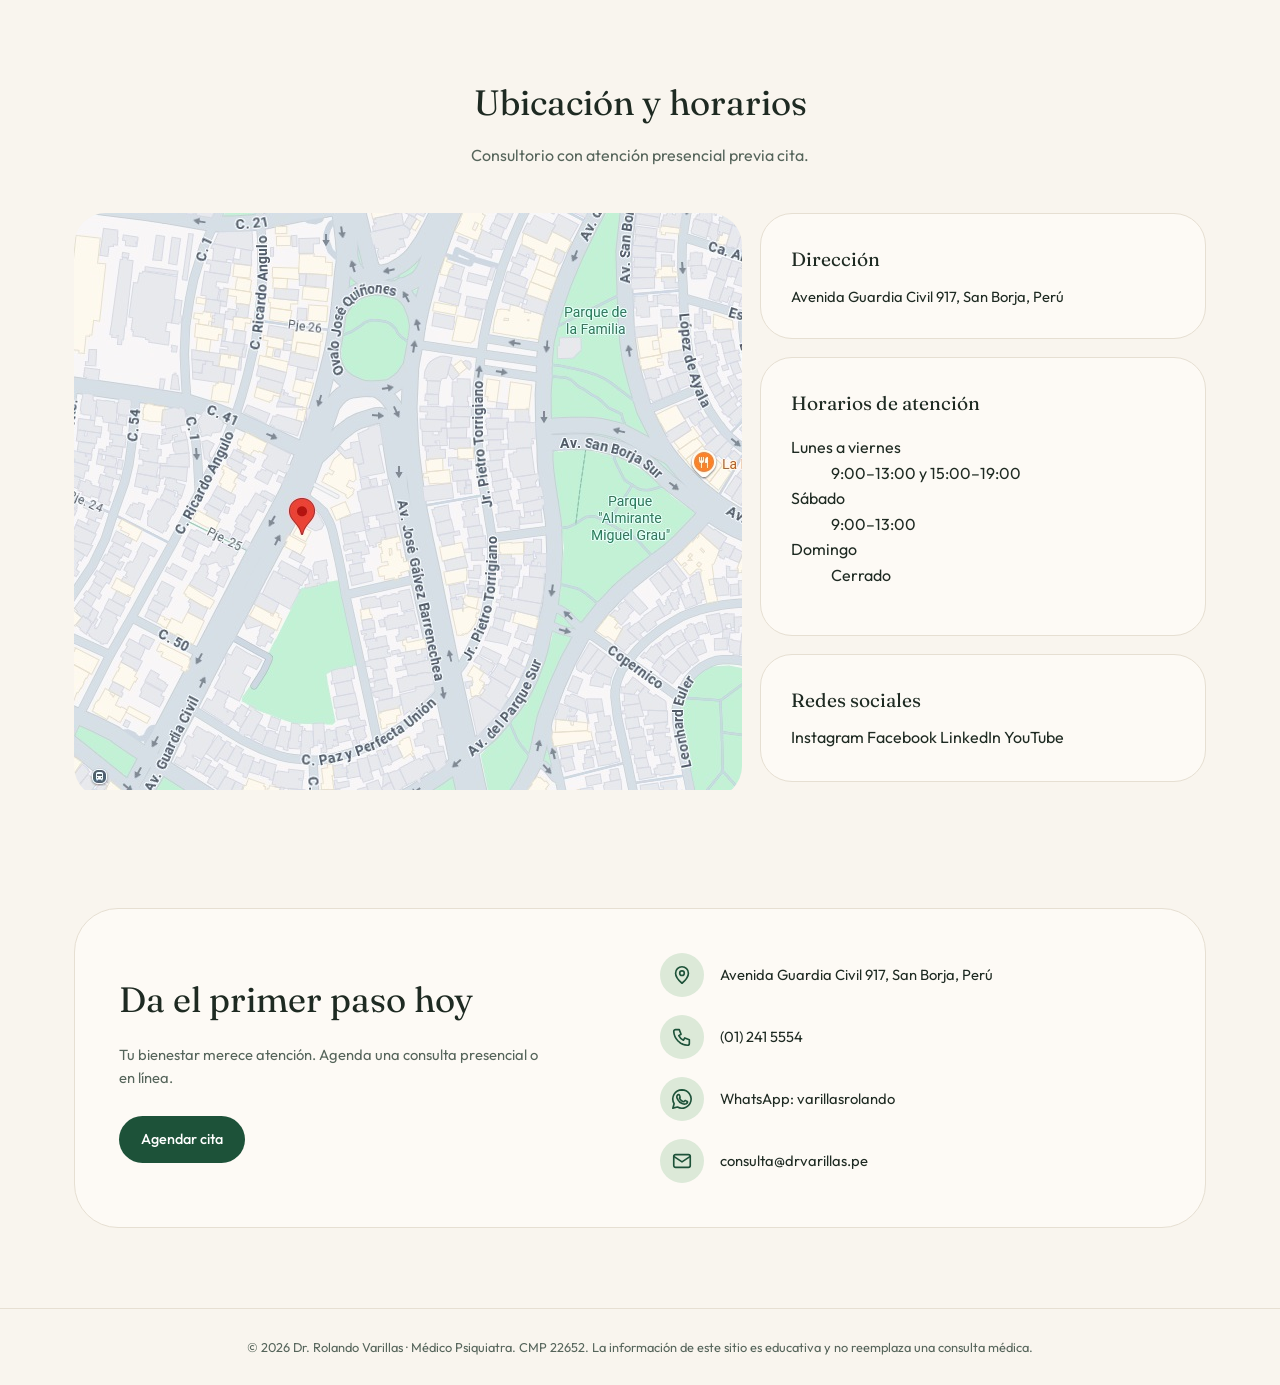
<file: indexnew.html>
<!DOCTYPE html>
<html lang="es">
<head>
<meta charset="utf-8">
<meta name="viewport" content="width=device-width, initial-scale=1, viewport-fit=cover">
<title>Dr. Rolando Varillas · Psiquiatra</title>
<meta name="description" content="Atención psiquiátrica humana, confidencial y basada en evidencia. Consulta presencial en San Borja y en línea.">
<link rel="stylesheet" href="https://fonts.googleapis.com/css2?family=Fraunces:ital,wght@0,400;1,400&family=Outfit:wght@400;500&display=swap">
<link rel="stylesheet" href="stylesnew.css">

</head>
<body id="top">
<svg width="0" height="0" style="position:absolute" aria-hidden="true">
  <symbol id="i-heart" viewBox="0 0 24 24"><path d="M12 21c-5-3-8-6.5-8-10a4.5 4.5 0 0 1 8-2.7A4.5 4.5 0 0 1 20 11c0 3.5-3 7-8 10z"/></symbol>
  <symbol id="i-wave" viewBox="0 0 24 24"><path d="M3 12h3l3-7 4 14 3-7h5"/></symbol>
  <symbol id="i-moon" viewBox="0 0 24 24"><path d="M20 14.5A8 8 0 1 1 9.5 4a6.5 6.5 0 0 0 10.5 10.5z"/></symbol>
  <symbol id="i-target" viewBox="0 0 24 24"><circle cx="12" cy="12" r="9"/><circle cx="12" cy="12" r="4"/></symbol>
  <symbol id="i-two" viewBox="0 0 24 24"><circle cx="9" cy="12" r="6"/><circle cx="15" cy="12" r="6"/></symbol>
  <symbol id="i-users" viewBox="0 0 24 24"><circle cx="9" cy="8" r="3"/><path d="M3 20c0-3.300 2.700-6 6-6s6 2.700 6 6"/><circle cx="17" cy="9" r="2.500"/><path d="M17 14c2.400 0 4 1.800 4 4.500"/></symbol>
  <symbol id="i-video" viewBox="0 0 24 24"><rect x="3" y="6" width="13" height="12" rx="2"/><path d="m16 10 5-3v10l-5-3z"/></symbol>
  <symbol id="i-pin" viewBox="0 0 24 24"><path d="M12 21s7-6 7-11a7 7 0 0 0-14 0c0 5 7 11 7 11z"/><circle cx="12" cy="10" r="2.500"/></symbol>
  <symbol id="i-phone" viewBox="0 0 24 24"><path d="M5 4h4l2 5-2.500 1.500a11 11 0 0 0 5 5L15 13l5 2v4a2 2 0 0 1-2 2A16 16 0 0 1 3 6a2 2 0 0 1 2-2z"/></symbol>
  <symbol id="i-mail" viewBox="0 0 24 24"><rect x="3" y="5" width="18" height="14" rx="2"/><path d="m3 7 9 6 9-6"/></symbol>
  <symbol id="i-check" viewBox="0 0 24 24"><path d="m5 12 5 5 9-10"/></symbol>
  <symbol id="i-wa" viewBox="0 0 24 24"><path d="M12 2a10 10 0 0 0-8.600 15.100L2 22l5-1.300A10 10 0 1 0 12 2zm5.200 14.300c-.2.600-1.300 1.200-1.800 1.200-.5.100-1 .2-3.300-.7-2.800-1.100-4.600-4-4.700-4.200-.1-.2-1.100-1.500-1.100-2.800s.7-2 1-2.300c.2-.3.5-.3.7-.3h.5c.2 0 .4 0 .6.500l.8 1.900c.1.200.1.400 0 .5l-.4.600c-.1.200-.3.300-.1.600.2.300.8 1.300 1.700 2.100 1.200 1 2.200 1.400 2.500 1.500.3.100.4.100.6-.1l.8-1c.2-.3.400-.2.600-.1l1.800.9c.3.100.4.200.5.300.1.200.1.800-.1 1.400z"/></symbol>
</svg>

<header><div class="wrap nav">
  <a class="brand" href="#top"><svg><use href="#i-heart"/></svg>Dr. Rolando Varillas</a>
  <nav class="menu" aria-label="Principal">
    <a href="#sobre-mi">Sobre mí</a><a href="#servicios">Servicios</a><a href="#proceso">Proceso</a><a href="#articulos">Artículos</a><a href="#testimonios">Testimonios</a><a href="#agendar">Agendar</a><a href="#pago">Pago</a><a href="#contacto">Contacto</a>
  </nav>
  <div class="nav-r"><a href="tel:+5112415554">(01) 241 5554</a><a class="btn sm" href="#agendar">Agendar cita</a></div>
</div></header>

<main>
<section class="hero"><div class="wrap">
  <div>
    <p class="eyebrow">Psiquiatra · Salud mental adultos</p>
    <h1>Un espacio seguro para volver a sentirte bien</h1>
    <p class="lead">Atención psiquiátrica humana, confidencial y basada en evidencia. Te acompaño en cada paso hacia tu bienestar.</p>
    <div class="cta"><a class="btn" href="#agendar">Agendar una cita</a><a class="link" href="#servicios">Ver servicios</a></div>
  </div>
  <div class="photo-wrap">
    <div class="photo"><img src="RolandoVarillas.jpg" alt="Retrato del Dr. Rolando Varillas, médico psiquiatra, sonriendo"></div>
    <div class="badge"><b>35+</b><span>años de experiencia</span></div>
  </div>
</div></section>

<section class="about" id="sobre-mi"><div class="wrap">
  <p class="eyebrow">Sobre mí</p>
  <h2>Escuchar es el primer paso del tratamiento</h2>
  <p>Soy médico psiquiatra egresado de la UNMSM, con alta especialidad en trastornos del estado de ánimo. Creo en una psiquiatría cercana, donde el tratamiento farmacológico y el acompañamiento emocional trabajan juntos, siempre respetando tu ritmo.</p>
</div></section>

<section class="services" id="servicios"><div class="wrap">
  <h2>¿En qué puedo ayudarte?</h2>
  <div class="grid">
    <div class="card"><div class="ico"><svg><use href="#i-wave"/></svg></div><h3>Ansiedad y depresión</h3><p>Diagnóstico y tratamiento integral basado en evidencia.</p></div>
    <div class="card"><div class="ico"><svg><use href="#i-moon"/></svg></div><h3>Trastornos del sueño</h3><p>Recupera un descanso reparador y rutinas saludables.</p></div>
    <div class="card"><div class="ico"><svg><use href="#i-target"/></svg></div><h3>TDAH en adultos</h3><p>Evaluación especializada y plan de manejo personalizado.</p></div>
    <div class="card"><div class="ico"><svg><use href="#i-two"/></svg></div><h3>Trastorno bipolar</h3><p>Acompañamiento y estabilización a largo plazo.</p></div>
    <div class="card"><div class="ico"><svg><use href="#i-users"/></svg></div><h3>Terapia familiar</h3><p>Orientación para familias y redes de apoyo.</p></div>
    <div class="card"><div class="ico"><svg><use href="#i-video"/></svg></div><h3>Consulta en línea</h3><p>Atención por videollamada desde donde estés.</p></div>
  </div>
</div></section>

<section class="process" id="proceso"><div class="wrap">
  <h2>Cómo funciona</h2>
  <div class="steps">
    <div><div class="n">01</div><h3>Agenda tu cita</h3><p>Elige el día y horario que mejor te acomode.</p></div>
    <div><div class="n">02</div><h3>Primera consulta</h3><p>Conversamos sobre tu historia y lo que sientes, sin prisas.</p></div>
    <div><div class="n">03</div><h3>Plan a tu medida</h3><p>Diseñamos juntos un tratamiento claro y seguimiento cercano.</p></div>
  </div>
</div></section>

<section class="sec" id="articulos"><div class="wrap">
  <h2>Artículos</h2>
  <p class="sub">Información clara sobre salud mental, escrita para pacientes y familiares.</p>
  <div class="grid">
    <article class="card art"><small>Ansiedad · 4 min</small><h3>Cuándo la ansiedad deja de ser normal</h3>
      <p>Todos sentimos nervios. Conoce las señales de que es momento de consultar.</p>
      <details><summary>Leer más</summary><p>Si la preocupación dura semanas, afecta tu sueño o trabajo, o aparecen palpitaciones sin causa médica, una evaluación puede ayudarte. La ansiedad tiene tratamiento eficaz.</p></details></article>
    <article class="card art"><small>Sueño · 5 min</small><h3>Dormir mal también es un tema de salud mental</h3>
      <p>El insomnio y el estado de ánimo se influyen mutuamente.</p>
      <details><summary>Leer más</summary><p>Mantén horarios regulares, evita pantallas antes de dormir y consulta si el insomnio supera un mes. Muchas veces es síntoma de ansiedad o depresión.</p></details></article>
    <article class="card art"><small>Familia · 6 min</small><h3>Cómo acompañar a un ser querido con depresión</h3>
      <p>Escuchar sin juzgar y animar a buscar ayuda profesional.</p>
      <details><summary>Leer más</summary><p>Evita frases como "échale ganas". Ofrece compañía concreta, acompáñalo a la consulta si lo desea y consulta de inmediato si hay ideas de hacerse daño.</p></details></article>
  </div>
  <p class="ex">Contenido de ejemplo: reemplázalo por tus propios artículos.</p>
</div></section>

<section class="sec mint" id="testimonios"><div class="wrap">
  <h2>Testimonios</h2>
  <p class="sub">Experiencias compartidas por pacientes, con su autorización y sin datos que los identifiquen.</p>
  <div class="grid">
    <blockquote class="q"><p>Por primera vez sentí que alguien entendía lo que me pasaba. En pocas semanas volví a dormir tranquila.</p><footer>Paciente, 34 años</footer></blockquote>
    <blockquote class="q"><p>Me explicó cada paso del tratamiento sin prisa. Eso me dio confianza para continuar.</p><footer>Paciente, 47 años</footer></blockquote>
    <blockquote class="q"><p>Como familia necesitábamos orientación y la encontramos. Muy humano y profesional.</p><footer>Familiar de paciente</footer></blockquote>
  </div>
  <p class="ex">Testimonios de ejemplo: usa solo opiniones reales y con consentimiento escrito.</p>
</div></section>

<section class="book" id="agendar"><div class="wrap book-grid">
  <div class="side">
    <h2>Agenda tu cita</h2>
    <p>Cuéntame un poco sobre ti y te confirmo el horario por WhatsApp, normalmente el mismo día.</p>
    <ul>
      <li><svg><use href="#i-check"/></svg>Primera consulta sin compromiso</li>
      <li><svg><use href="#i-check"/></svg>Presencial o por videollamada</li>
      <li><svg><use href="#i-check"/></svg>Tus datos son confidenciales</li>
    </ul>
  </div>
  <form class="f" id="f" novalidate>
    <label class="full">Nombre completo<input id="n" autocomplete="name"></label>
    <label>Teléfono<input id="t" type="tel" autocomplete="tel"></label>
    <label>Motivo de consulta<select id="mo"><option>Ansiedad y depresión</option><option>Trastornos del sueño</option><option>TDAH en adultos</option><option>Trastorno bipolar</option><option>Terapia familiar</option><option>Otro</option></select></label>
    <label>Modalidad<select id="m"><option>Presencial</option><option>En línea</option></select></label>
    <label>Fecha preferida<input id="d" type="date"></label>
    <label class="full">Horario<select id="h"><option>Mañana (9:00–13:00)</option><option>Tarde (15:00–19:00)</option></select></label>
    <label class="full">Mensaje (opcional)<textarea id="r"></textarea></label>
    <p class="err full" id="err" role="alert"></p>
    <button class="btn wa full" type="submit"><svg><use href="#i-wa"/></svg>Enviar solicitud por WhatsApp</button>
    <p class="note full">Se abrirá WhatsApp con tu solicitud lista para enviar. No guardamos tus datos en esta página.</p>
  </form>
</div></section>

<section class="sec" id="pago"><div class="wrap">
  <h2>Pago de consulta</h2>
  <p class="sub">Reserva tu cita pagando en línea con tarjeta, Yape o Plin. Los pagos con tarjeta se procesan en una página segura del proveedor.</p>
  <div class="pay-grid">
    <div class="pcard">
      <label>Servicio<select id="srv"></select></label>
      <div class="price" id="monto" aria-live="polite"></div>
      <div class="stack">
        <a class="btn alt" id="tarjeta" href="#" target="_blank" rel="noopener" hidden>Pagar con tarjeta</a>
        <a class="btn wa" id="comprobante" href="#" target="_blank" rel="noopener"><svg><use href="#i-wa"/></svg>Enviar comprobante por WhatsApp</a>
      </div>
    </div>
    <div class="pcard">
      <h3>Yape o Plin</h3>
      <div class="yape"><b id="yn"></b><div id="ytitular"></div></div>
      <button class="btn ghost" type="button" id="copiar">Copiar número</button>
      <p class="note" role="status">Después de pagar, envía la captura del comprobante por WhatsApp para confirmar tu cita.</p>
    </div>
  </div>
</div></section>

<section class="sec" id="contacto"><div class="wrap">
  <h2>Ubicación y horarios</h2>
  <p class="sub">Consultorio con atención presencial previa cita.</p>
  <div class="loc-grid">
    <a class="map" id="mapa" href="https://maps.google.com/?q=Av.+Guardia+Civil+917,+San+Borja,+Lima,+Peru" target="_blank" rel="noopener">
      <img src="mapa.jpg" alt="Abrir la ubicación del consultorio en Google Maps"></a>
      
    </a>
    <div>
      <div class="pcard"><h3>Dirección</h3><p id="dir"></p></div>
      <div class="pcard"><h3>Horarios de atención</h3>
        <dl class="hrs"><dt>Lunes a viernes</dt><dd>9:00–13:00 y 15:00–19:00</dd><dt>Sábado</dt><dd>9:00–13:00</dd><dt>Domingo</dt><dd>Cerrado</dd></dl></div>
      <div class="pcard"><h3>Redes sociales</h3>
        <div class="soc">
          <a href="https://instagram.com/usuario" target="_blank" rel="noopener">Instagram</a>
          <a href="https://facebook.com/usuario" target="_blank" rel="noopener">Facebook</a>
          <a href="https://linkedin.com/in/usuario" target="_blank" rel="noopener">LinkedIn</a>
          <a href="https://youtube.com/@usuario" target="_blank" rel="noopener">YouTube</a>
        </div></div>
    </div>
  </div>
  
</div></section>

<section class="contact"><div class="wrap"><div class="box">
  <div>
    <h2>Da el primer paso hoy</h2>
    <p>Tu bienestar merece atención. Agenda una consulta presencial o en línea.</p>
    <a class="btn" href="#agendar">Agendar cita</a>
  </div>
  <div class="info">
    <a id="dir2" href="#" target="_blank" rel="noopener"><span class="ico"><svg><use href="#i-pin"/></svg></span><span id="dirtxt"></span></a>
    <a href="tel:+5112415554"><span class="ico"><svg><use href="#i-phone"/></svg></span>(01) 241 5554</a>
    <a id="wa2" href="#" target="_blank" rel="noopener"><span class="ico"><svg><use href="#i-wa"/></svg></span>WhatsApp: varillasrolando</a>
    <a href="mailto:consulta@drvarillas.pe"><span class="ico"><svg><use href="#i-mail"/></svg></span>consulta@drvarillas.pe</a>
  </div>
</div></div>

</section>
</main>



<footer>© 2026 Dr. Rolando Varillas · Médico Psiquiatra. CMP 22652. La información de este sitio es educativa y no reemplaza una consulta médica.</footer>
<a class="wa-fab" id="wa3" href="#" target="_blank" rel="noopener" aria-label="Escribir por WhatsApp"><svg viewBox="0 0 24 24"><use href="#i-wa"/></svg><span>WhatsApp</span></a>

<script>
// CONFIGURACIÓN: edita estos datos
var WHATSAPP="51999177788";
var DIRECCION="Avenida Guardia Civil 917, San Borja, Perú";
var SERVICIOS=[{n:"Primera consulta",p:200},{n:"Consulta de control",p:150},{n:"Videoconsulta",p:150}];
var YAPE_NUMERO="999 177 788", YAPE_TITULAR="Dr. Rolando Varillas";
// Pega aquí tu enlace de pago (Mercado Pago, Culqi, Niubiz, PayPal.me). Vacío = el botón de tarjeta se oculta.
var LINK_TARJETA="";

var $=function(i){return document.getElementById(i)};
var wa=function(t){return "https://wa.me/"+WHATSAPP+"?text="+encodeURIComponent(t)};
var MAPS="https://www.google.com/maps/search/?api=1&query="+encodeURIComponent(DIRECCION);
$("wa2").href=$("wa3").href=wa("Hola Dr. Varillas, quisiera agendar una cita.");
$("dir").textContent=$("dirtxt").textContent=DIRECCION;
$("mapa").href=$("dir2").href=MAPS;
$("d").min=new Date().toISOString().slice(0,10);

$("f").addEventListener("submit",function(e){
  e.preventDefault();
  var g=function(i){return $(i).value.trim()};
  if(!g("n")||!g("t")||!g("d")){$("err").textContent="Completa tu nombre, teléfono y fecha preferida.";return}
  $("err").textContent="";
  var t="Hola Dr. Varillas, quisiera agendar una cita.\n\nNombre: "+g("n")+"\nTeléfono: "+g("t")+"\nMotivo: "+g("mo")+"\nModalidad: "+g("m")+"\nFecha preferida: "+g("d")+"\nHorario: "+g("h")+(g("r")?"\nMensaje: "+g("r"):"");
  window.open(wa(t),"_blank","noopener");
});

SERVICIOS.forEach(function(s,i){var o=document.createElement("option");o.value=i;o.textContent=s.n;$("srv").appendChild(o)});
function pintarPago(){
  var s=SERVICIOS[$("srv").value];
  $("monto").textContent="S/ "+s.p.toFixed(2);
  $("tarjeta").hidden=!LINK_TARJETA;
  if(LINK_TARJETA)$("tarjeta").href=LINK_TARJETA;
  $("comprobante").href=wa("Hola Dr. Varillas, realicé el pago de "+s.n+" (S/ "+s.p.toFixed(2)+"). Adjunto mi comprobante.");
}
$("srv").addEventListener("change",pintarPago);
$("yn").textContent=YAPE_NUMERO;$("ytitular").textContent=YAPE_TITULAR;
$("copiar").addEventListener("click",function(){
  var b=$("copiar");
  try{navigator.clipboard.writeText(YAPE_NUMERO.replace(/\s/g,"")).then(function(){b.textContent="Número copiado"},function(){b.textContent="Copia el número manualmente"})}
  catch(e){b.textContent="Copia el número manualmente"}
});
pintarPago();
</script>
</body>
</html>
</file>
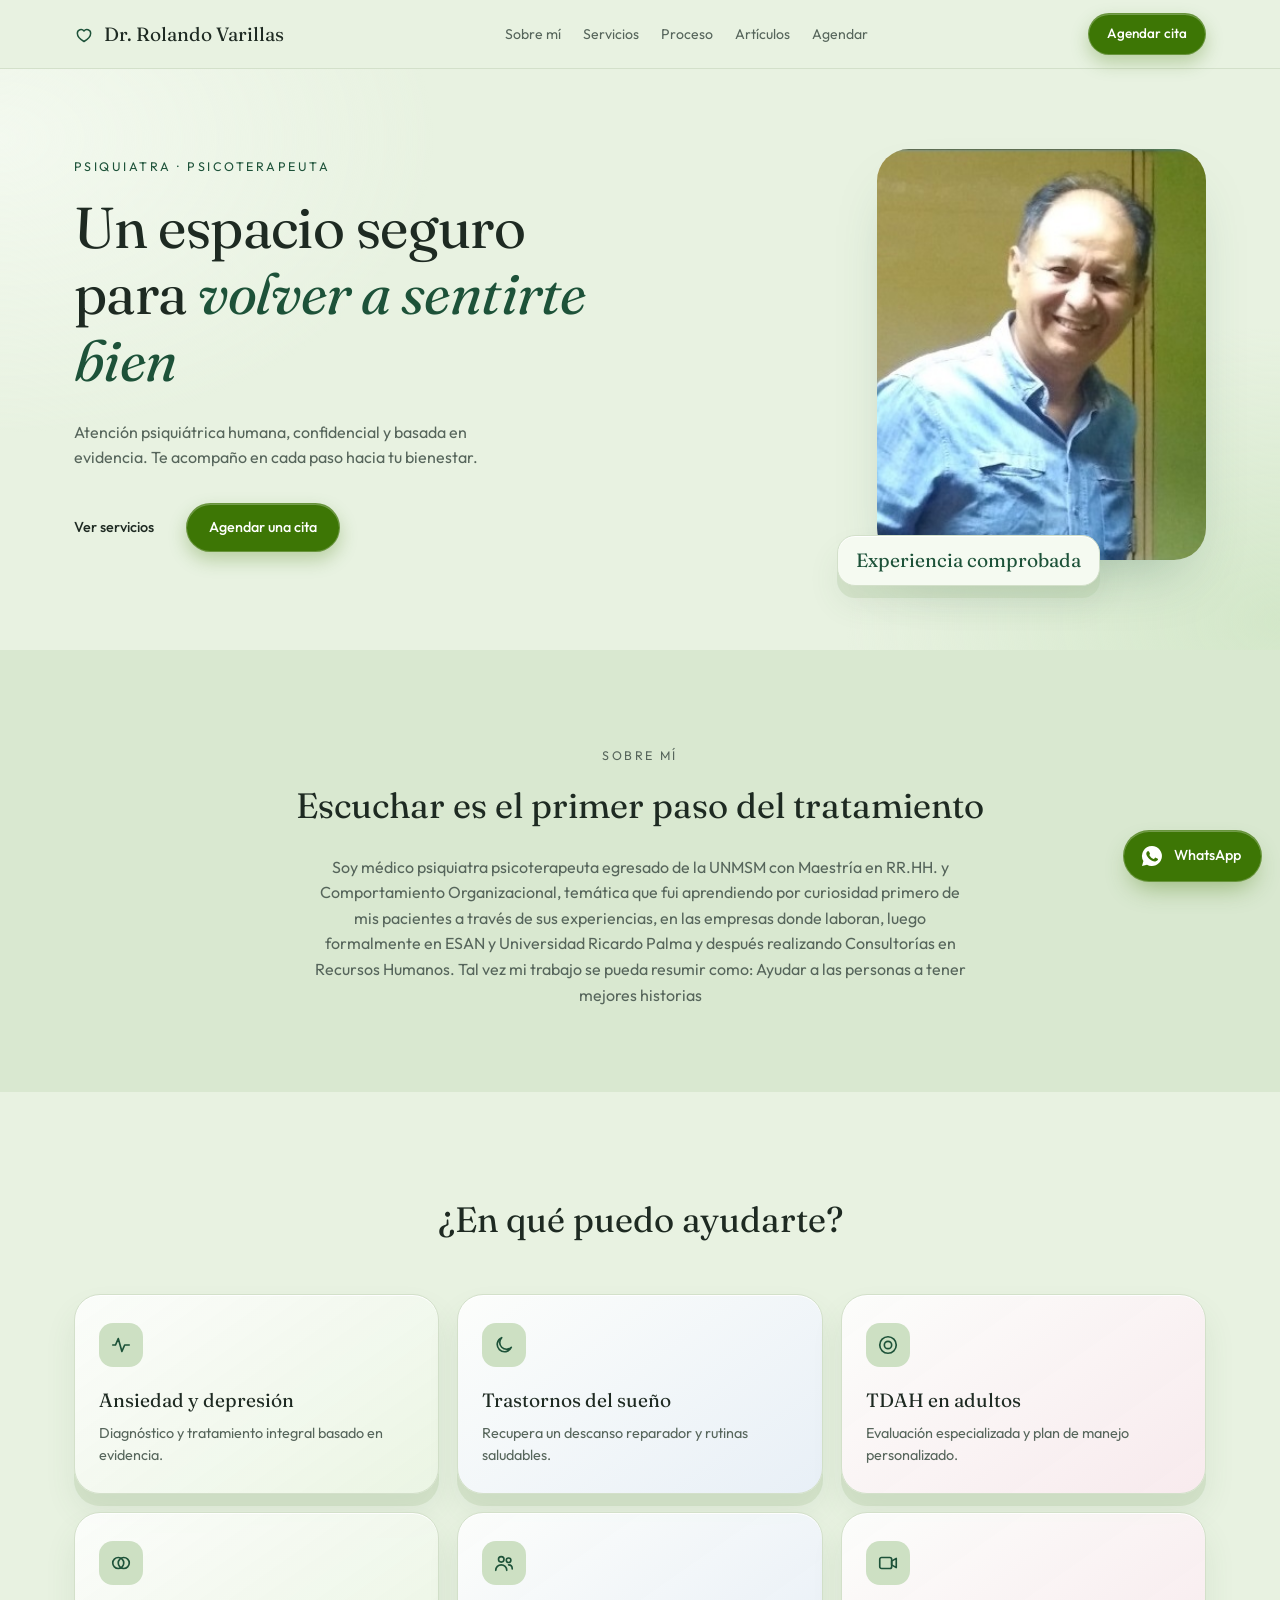
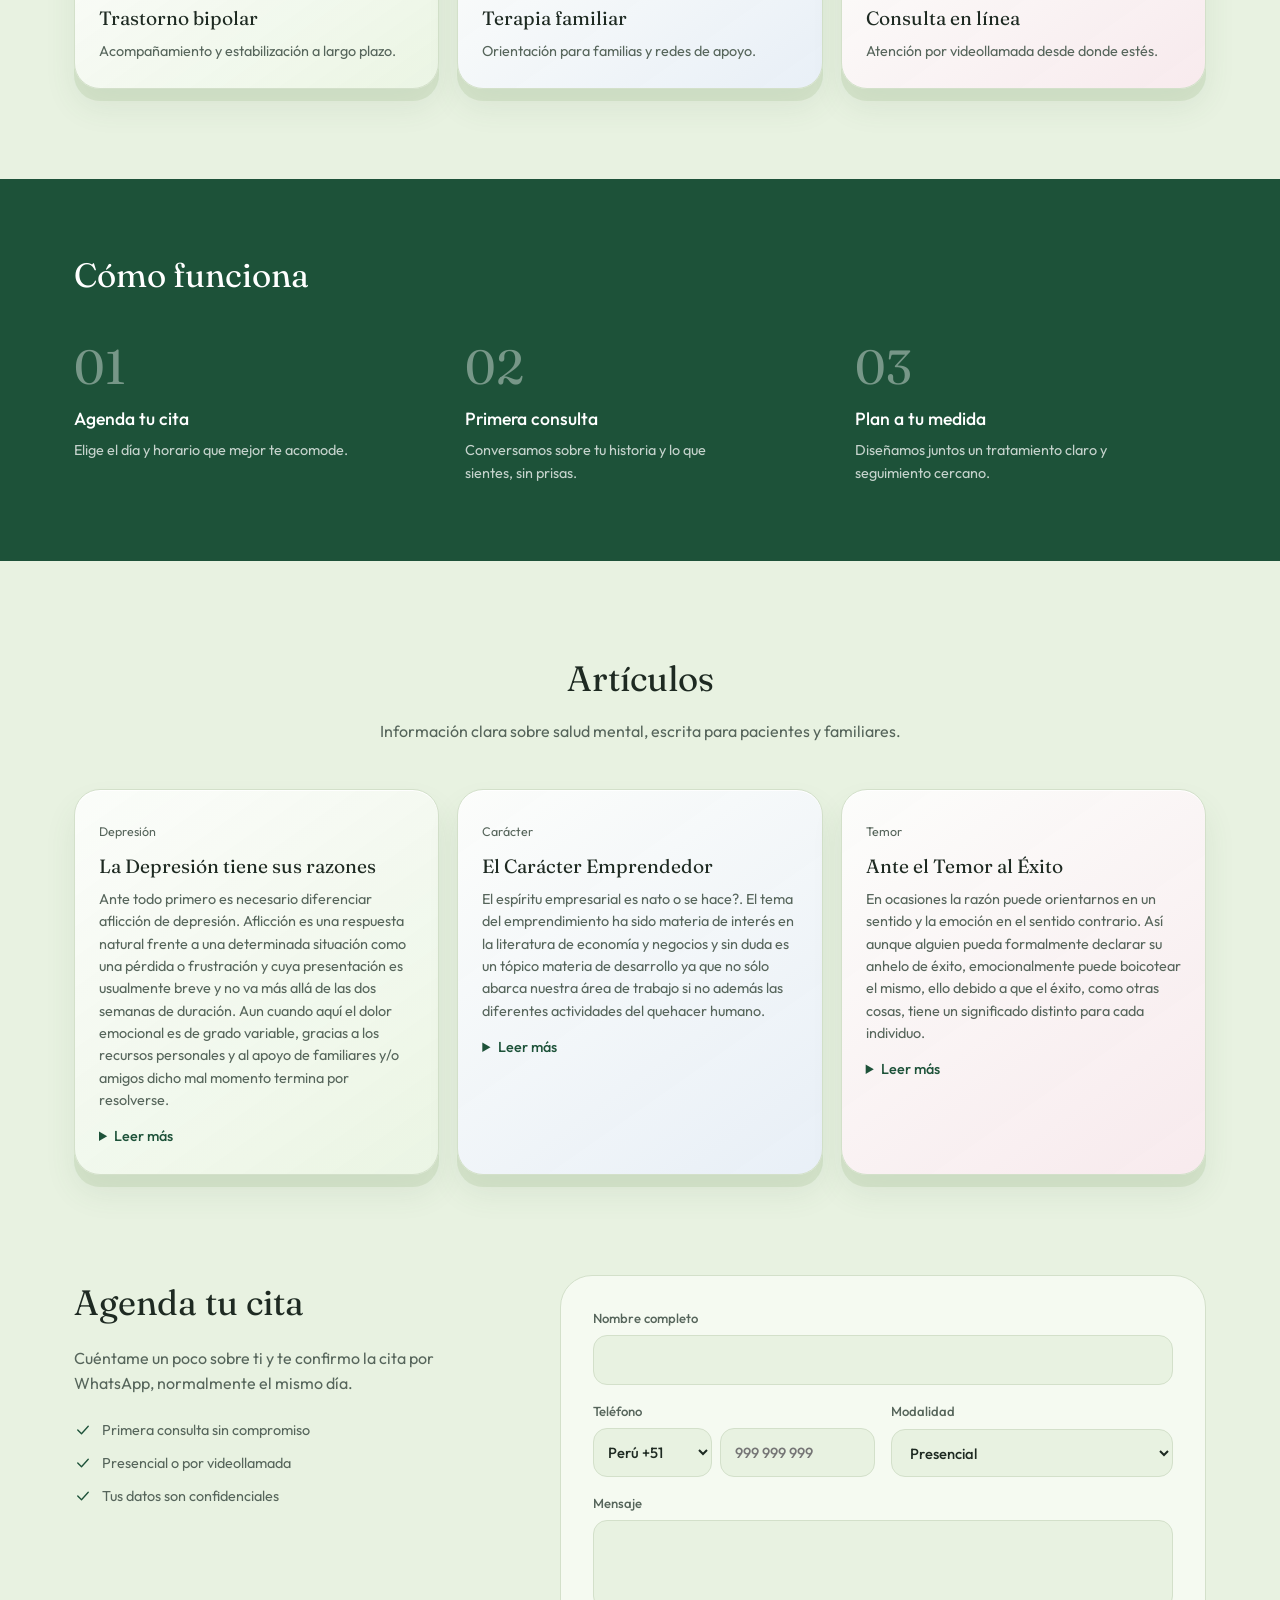
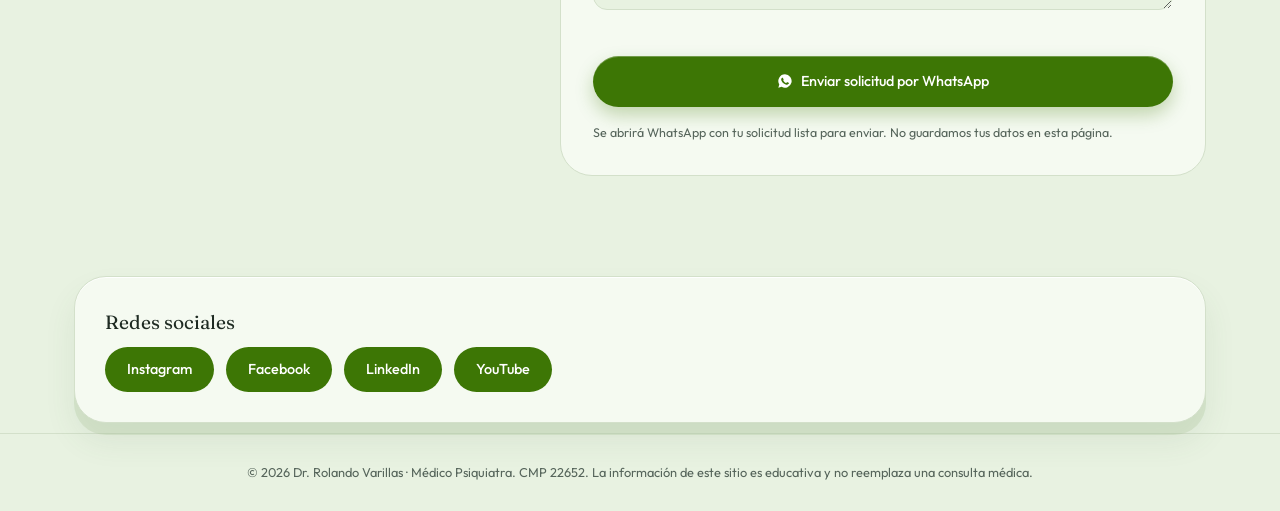
<file: indexold.html>
<!DOCTYPE html>
<html lang="es">
<head>
<meta charset="utf-8">
<meta name="color-scheme" content="light">
<meta name="viewport" content="width=device-width, initial-scale=1, viewport-fit=cover">
<title>Dr. Rolando Varillas · Psiquiatra . Psicoterapeuta</title>
<meta name="description" content="Atención psiquiátrica humana, confidencial y basada en evidencia. Consulta presencial en San Borja y en línea.">
<link rel="stylesheet" href="https://fonts.googleapis.com/css2?family=Fraunces:ital,wght@0,400;1,400&family=Outfit:wght@400;500&display=swap">
<link rel="stylesheet" href="styles.css">

</head>
<body id="top">
<svg width="0" height="0" style="position:absolute" aria-hidden="true">
  <symbol id="i-heart" viewBox="0 0 24 24"><path d="M12 21c-5-3-8-6.5-8-10a4.5 4.5 0 0 1 8-2.7A4.5 4.5 0 0 1 20 11c0 3.5-3 7-8 10z"/></symbol>
  <symbol id="i-wave" viewBox="0 0 24 24"><path d="M3 12h3l3-7 4 14 3-7h5"/></symbol>
  <symbol id="i-moon" viewBox="0 0 24 24"><path d="M20 14.5A8 8 0 1 1 9.5 4a6.5 6.5 0 0 0 10.5 10.5z"/></symbol>
  <symbol id="i-target" viewBox="0 0 24 24"><circle cx="12" cy="12" r="9"/><circle cx="12" cy="12" r="4"/></symbol>
  <symbol id="i-two" viewBox="0 0 24 24"><circle cx="9" cy="12" r="6"/><circle cx="15" cy="12" r="6"/></symbol>
  <symbol id="i-users" viewBox="0 0 24 24"><circle cx="9" cy="8" r="3"/><path d="M3 20c0-3.300 2.700-6 6-6s6 2.700 6 6"/><circle cx="17" cy="9" r="2.500"/><path d="M17 14c2.400 0 4 1.800 4 4.500"/></symbol>
  <symbol id="i-video" viewBox="0 0 24 24"><rect x="3" y="6" width="13" height="12" rx="2"/><path d="m16 10 5-3v10l-5-3z"/></symbol>
  <symbol id="i-pin" viewBox="0 0 24 24"><path d="M12 21s7-6 7-11a7 7 0 0 0-14 0c0 5 7 11 7 11z"/><circle cx="12" cy="10" r="2.500"/></symbol>
  <symbol id="i-phone" viewBox="0 0 24 24"><path d="M5 4h4l2 5-2.500 1.500a11 11 0 0 0 5 5L15 13l5 2v4a2 2 0 0 1-2 2A16 16 0 0 1 3 6a2 2 0 0 1 2-2z"/></symbol>
  <symbol id="i-mail" viewBox="0 0 24 24"><rect x="3" y="5" width="18" height="14" rx="2"/><path d="m3 7 9 6 9-6"/></symbol>
  <symbol id="i-check" viewBox="0 0 24 24"><path d="m5 12 5 5 9-10"/></symbol>
  <symbol id="i-wa" viewBox="0 0 24 24"><path d="M12 2a10 10 0 0 0-8.600 15.100L2 22l5-1.300A10 10 0 1 0 12 2zm5.200 14.300c-.2.600-1.300 1.200-1.800 1.200-.5.100-1 .2-3.300-.7-2.800-1.100-4.600-4-4.700-4.200-.1-.2-1.100-1.500-1.100-2.800s.7-2 1-2.300c.2-.3.5-.3.7-.3h.5c.2 0 .4 0 .6.500l.8 1.900c.1.200.1.400 0 .5l-.4.600c-.1.200-.3.300-.1.600.2.300.8 1.300 1.700 2.100 1.200 1 2.200 1.400 2.500 1.500.3.100.4.100.6-.1l.8-1c.2-.3.400-.2.600-.1l1.800.9c.3.100.4.200.5.300.1.200.1.800-.1 1.400z"/></symbol>
</svg>

<header><div class="wrap nav">
  <a class="brand" href="#top"><svg><use href="#i-heart"/></svg>Dr. Rolando Varillas</a>
  <nav class="menu" id="menu" aria-label="Principal">
    <a href="#sobre-mi">Sobre mí</a><a href="#servicios">Servicios</a><a href="#proceso">Proceso</a><a href="#articulos">Artículos</a><a href="#agendar">Agendar</a>
  </nav>
  <div class="nav-r"><a class="btn sm" href="#agendar">Agendar cita</a><button class="burger" id="burger" type="button" aria-label="Abrir menú" aria-expanded="false" aria-controls="menu"><span></span><span></span><span></span></button></div>
</div></header>

<main>
<section class="hero"><div class="wrap">
  <div>
    <p class="eyebrow">Psiquiatra · Psicoterapeuta</p>
    <h1>Un espacio seguro para <em>volver a sentirte bien</em></h1>
    <p class="lead">Atención psiquiátrica humana, confidencial y basada en evidencia. Te acompaño en cada paso hacia tu bienestar.</p>
    <div class="cta"><a class="link" href="#servicios">Ver servicios</a><a class="btn" href="#agendar">Agendar una cita</a></div>
  </div>
  <div class="photo-wrap">
    <div class="photo"><img src="RolandoVarillas.jpg" alt="Retrato del Dr. Rolando Varillas, médico psiquiatra, sonriendo"></div>
    <div class="badge"><b>Experiencia comprobada</b></div>
  </div>
</div></section>

<section class="about" id="sobre-mi"><div class="wrap">
  <p class="eyebrow">Sobre mí</p>
  <h2>Escuchar es el primer paso del tratamiento</h2>
  <p>Soy médico psiquiatra psicoterapeuta egresado de la UNMSM con Maestría en RR.HH. y Comportamiento Organizacional, temática que fui aprendiendo por curiosidad primero de mis pacientes a través de sus experiencias, en las empresas donde laboran, luego formalmente en ESAN y Universidad Ricardo Palma y después realizando Consultorías en Recursos Humanos. Tal vez mi trabajo se pueda resumir como: Ayudar a las personas a tener mejores historias </p>
</div></section>

<section class="services" id="servicios"><div class="wrap">
  <h2>¿En qué puedo ayudarte?</h2>
  <div class="grid">
    <div class="card"><div class="ico"><svg><use href="#i-wave"/></svg></div><h3>Ansiedad y depresión</h3><p>Diagnóstico y tratamiento integral basado en evidencia.</p></div>
    <div class="card"><div class="ico"><svg><use href="#i-moon"/></svg></div><h3>Trastornos del sueño</h3><p>Recupera un descanso reparador y rutinas saludables.</p></div>
    <div class="card"><div class="ico"><svg><use href="#i-target"/></svg></div><h3>TDAH en adultos</h3><p>Evaluación especializada y plan de manejo personalizado.</p></div>
    <div class="card"><div class="ico"><svg><use href="#i-two"/></svg></div><h3>Trastorno bipolar</h3><p>Acompañamiento y estabilización a largo plazo.</p></div>
    <div class="card"><div class="ico"><svg><use href="#i-users"/></svg></div><h3>Terapia familiar</h3><p>Orientación para familias y redes de apoyo.</p></div>
    <div class="card"><div class="ico"><svg><use href="#i-video"/></svg></div><h3>Consulta en línea</h3><p>Atención por videollamada desde donde estés.</p></div>
  </div>
</div></section>

<section class="process" id="proceso"><div class="wrap">
  <h2>Cómo funciona</h2>
  <div class="steps">
    <div><div class="n">01</div><h3>Agenda tu cita</h3><p>Elige el día y horario que mejor te acomode.</p></div>
    <div><div class="n">02</div><h3>Primera consulta</h3><p>Conversamos sobre tu historia y lo que sientes, sin prisas.</p></div>
    <div><div class="n">03</div><h3>Plan a tu medida</h3><p>Diseñamos juntos un tratamiento claro y seguimiento cercano.</p></div>
  </div>
</div></section>

<section class="sec" id="articulos"><div class="wrap">
  <h2>Artículos</h2>
  <p class="sub">Información clara sobre salud mental, escrita para pacientes y familiares.</p>
  <div class="grid">
    <article class="card art"><small>Depresión</small><h3>La Depresión tiene sus razones</h3>
      <p>Ante todo primero es necesario diferenciar aflicción de depresión. Aflicción es una respuesta natural frente a una determinada situación como una pérdida o frustración y cuya presentación es usualmente breve y no va más allá de las dos semanas de duración. Aun cuando aquí el dolor emocional es de grado variable, gracias a los recursos personales y al apoyo de familiares y/o amigos dicho mal momento termina por resolverse.</p>
      <details><summary>Leer más</summary><p>La depresión no es un capricho o una debilidad, La depresión es una respuesta del organismo en su conjunto, ante un evento particular o a una sucesión de hechos en la biografía de una persona. Así en ocasiones uno alcanza a identificar al evento causante del dolor emocional intenso y del cual incluso se podría señalar fecha y hora de inicio, o en ocasiones se debe al acumulo de hechos negativos a lo largo de la vida de la persona y ante la cual presentada una dificultad menor, termina por ser esta la gota que rebalsa el vaso.</p>
<a href="https://rolandovarillas.blogspot.com/2014/09/por-que-me-deprimo.html" target="_blank" rel="noopener">Leer artículo completo</a>
</details></article>
    <article class="card art"><small>Carácter</small><h3>El Carácter Emprendedor</h3>
      <p>El espíritu empresarial es nato o se hace?. El tema del emprendimiento ha sido materia de interés en la literatura de economía y negocios y sin duda es un tópico materia de desarrollo ya que no sólo abarca nuestra área de trabajo si no además las diferentes actividades del quehacer humano.</p>
      <details><summary>Leer más</summary><p>El emprendedor tiene como una de sus principales características las disposición original y propia que lo orienta a la realización de algo, en este caso ese algo es la realización de un proyecto, un logro, un objetivo. A diferencia de las personas con otro perfil, el emprendedor no requiere o no necesita de la motivación externa o en todo caso ésta no es la determinante quien define su disposición o iniciativa. El emprendedor tiene en sí ese móvil,  esa pasión que lo dispone hacia, tal vez el término académico proactividad podría graficar dicha inclinación.</p>
<a href="https://rolandovarillas.blogspot.com/2012/03/el-caracter-emprendedor.html" target="_blank" rel="noopener">Leer artículo completo</a></details></article>
    <article class="card art"><small>Temor</small><h3>Ante el Temor al Éxito</h3>
      <p>En ocasiones la razón puede orientarnos en un sentido y la emoción en el sentido contrario. Así aunque alguien pueda formalmente declarar su anhelo de éxito,  emocionalmente puede boicotear el mismo, ello debido a que el éxito, como otras cosas, tiene un significado distinto para cada individuo.</p>
      <details><summary>Leer más</summary><p>Conseguir el éxito promete un estado de disfrute y bienestar, sin embargo para algunas personas lo relevante de una  situación de éxito pueden ser sus nuevas exigencias, ser sujeto de críticas o una mayor exposición. Así, ante la posibilidad de un nuevo contexto  la persona puede sentir que no está preparado para manejar dicha situación, siendo entonces el éxito un estado a evitar.</p><a href="https://rolandovarillas.blogspot.com/2014/06/ante-el-temor-al-exito.html" target="_blank" rel="noopener">Leer artículo completo</a></details></article>
  </div>
  
</div></section>



<section class="book" id="agendar"><div class="wrap book-grid">
  <div class="side">
    <h2>Agenda tu cita</h2>
    <p>Cuéntame un poco sobre ti y te confirmo la cita por WhatsApp, normalmente el mismo día.</p>
    <ul>
      <li><svg><use href="#i-check"/></svg>Primera consulta sin compromiso</li>
      <li><svg><use href="#i-check"/></svg>Presencial o por videollamada</li>
      <li><svg><use href="#i-check"/></svg>Tus datos son confidenciales</li>
    </ul>
  </div>
  <form class="f" id="f" novalidate>
    <label class="full">Nombre completo<input id="n" autocomplete="name"></label>
    <label>Teléfono<span class="tel"><select id="cc" aria-label="Prefijo del país" autocomplete="tel-country-code"><option value="51" selected>Perú +51</option><option value="54">Argentina +54</option><option value="591">Bolivia +591</option><option value="55">Brasil +55</option><option value="1">Canadá +1</option><option value="56">Chile +56</option><option value="57">Colombia +57</option><option value="506">Costa Rica +506</option><option value="53">Cuba +53</option><option value="593">Ecuador +593</option><option value="503">El Salvador +503</option><option value="34">España +34</option><option value="1">Estados Unidos +1</option><option value="33">Francia +33</option><option value="49">Alemania +49</option><option value="502">Guatemala +502</option><option value="504">Honduras +504</option><option value="39">Italia +39</option><option value="52">México +52</option><option value="505">Nicaragua +505</option><option value="507">Panamá +507</option><option value="595">Paraguay +595</option><option value="1">Puerto Rico +1</option><option value="1">Rep. Dominicana +1</option><option value="44">Reino Unido +44</option><option value="598">Uruguay +598</option><option value="58">Venezuela +58</option></select><input id="t" type="tel" inputmode="tel" autocomplete="tel-national" placeholder="999 999 999" aria-label="Número de teléfono"></span></label>
    <label>Modalidad<select id="m"><option>Presencial</option><option>En línea</option></select></label>
    <label class="full">Mensaje <textarea id="r"></textarea></label>
    <p class="err full" id="err" role="alert"></p>
    <button class="btn wa full" type="submit"><svg><use href="#i-wa"/></svg>Enviar solicitud por WhatsApp</button>
    <p class="note full">Se abrirá WhatsApp con tu solicitud lista para enviar. No guardamos tus datos en esta página.</p>
  </form>
</div></section>


<section class="sec" id="contacto"><div class="wrap">
  
      <div class="pcard"><h3>Redes sociales</h3>
        <div class="soc">
          <a href="https://instagram.com/usuario" target="_blank" rel="noopener">Instagram</a>
          <a href="https://facebook.com/usuario" target="_blank" rel="noopener">Facebook</a>
          <a href="https://linkedin.com/in/usuario" target="_blank" rel="noopener">LinkedIn</a>
          <a href="https://youtube.com/@usuario" target="_blank" rel="noopener">YouTube</a>
        </div></div>
</div></section>


</main>

<footer>© 2026 Dr. Rolando Varillas · Médico Psiquiatra. CMP 22652. La información de este sitio es educativa y no reemplaza una consulta médica.</footer>
<a class="wa-fab" id="wa3" href="#" target="_blank" rel="noopener" aria-label="Escribir por WhatsApp"><svg viewBox="0 0 24 24"><use href="#i-wa"/></svg><span>WhatsApp</span></a>

<script>
// CONFIGURACIÓN: edita este dato
var WHATSAPP="51999177788";

var $=function(i){return document.getElementById(i)};
var wa=function(t){return "https://wa.me/"+WHATSAPP+"?text="+encodeURIComponent(t)};
$("wa3").href=wa("Hola Dr. Varillas, quisiera agendar una cita.");

$("f").addEventListener("submit",function(e){
  e.preventDefault();
  var g=function(i){return $(i).value.trim()};
  var num=g("t").replace(/\D/g,"").replace(/^0+/,"");
  if(!g("n")||num.length<6){$("err").textContent="Completa tu nombre y un teléfono válido.";return}
  $("err").textContent="";
  var t="Hola Dr. Varillas, quisiera agendar una cita.\n\nNombre: "+g("n")+"\nTeléfono: +"+g("cc")+" "+num+"\nModalidad: "+g("m")+(g("r")?"\nMensaje: "+g("r"):"");
  window.open(wa(t),"_blank","noopener");
});

var mb=$("burger"),mn=$("menu");
function cerrarMenu(){mn.classList.remove("open");mb.setAttribute("aria-expanded","false");mb.setAttribute("aria-label","Abrir menú")}
mb.addEventListener("click",function(){
  var o=mn.classList.toggle("open");
  mb.setAttribute("aria-expanded",o);
  mb.setAttribute("aria-label",o?"Cerrar menú":"Abrir menú");
});
mn.addEventListener("click",function(e){if(e.target.tagName==="A")cerrarMenu()});
document.addEventListener("keydown",function(e){if(e.key==="Escape")cerrarMenu()});
window.addEventListener("resize",function(){if(window.innerWidth>900)cerrarMenu()});
</script>
</body>
</html>
</file>
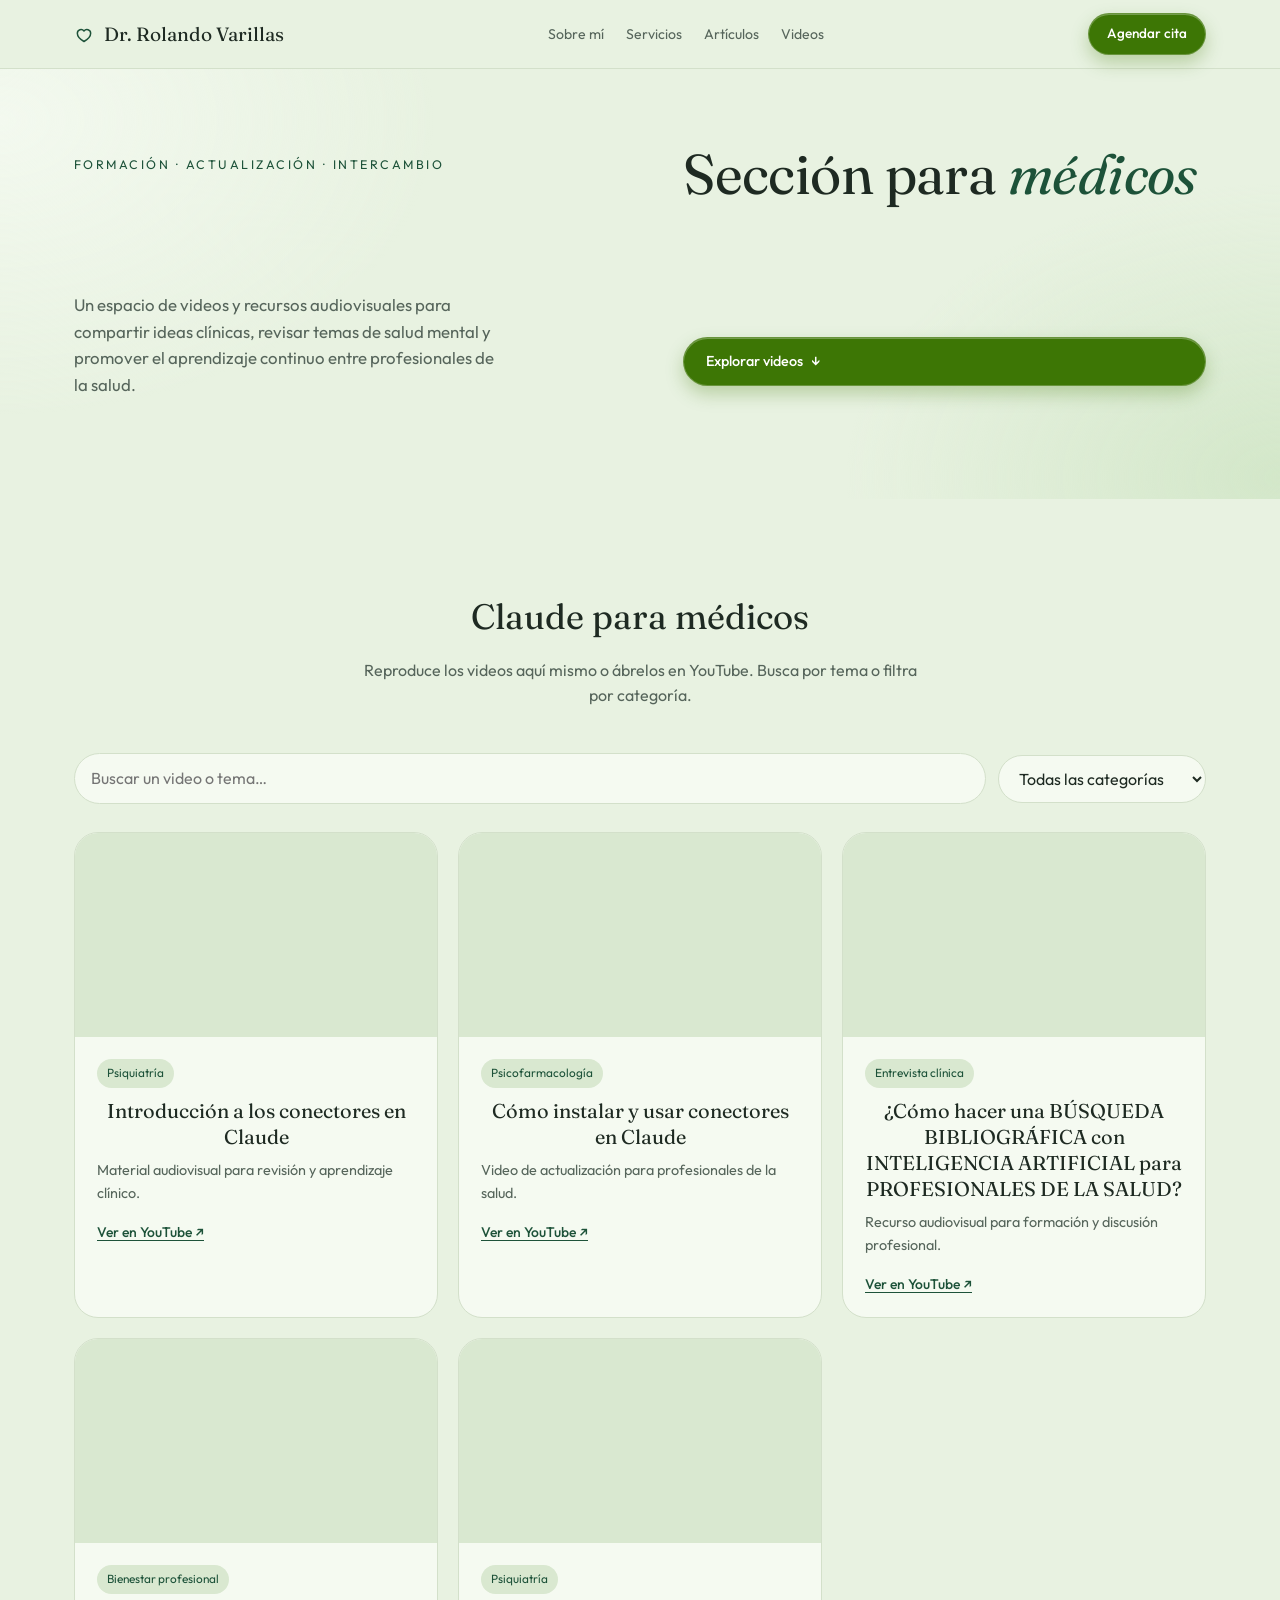
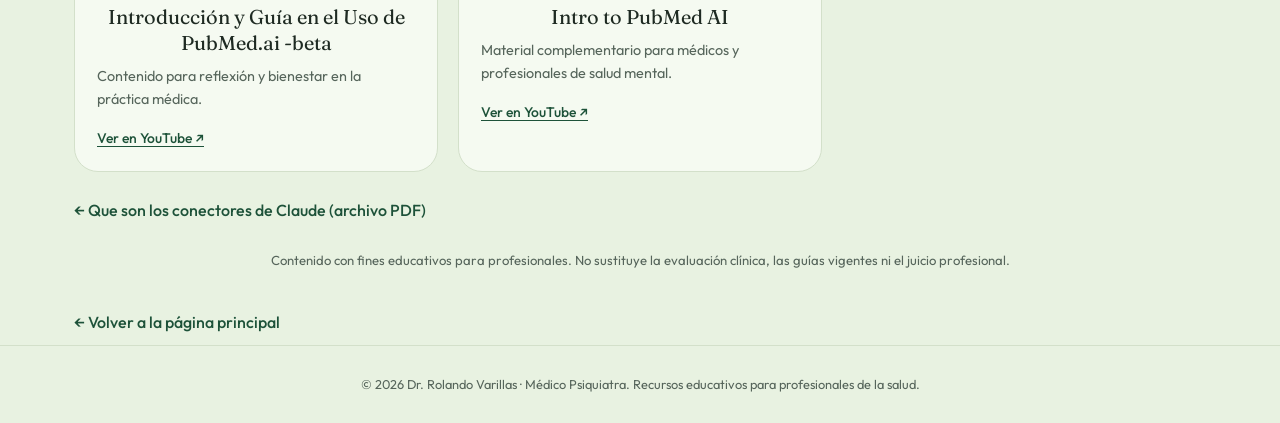
<file: medicos.html>
<!DOCTYPE html>
<html lang="es">
<head>
<meta charset="utf-8">
<meta name="color-scheme" content="light">
<meta name="viewport" content="width=device-width, initial-scale=1, viewport-fit=cover">
<title>Sección para médicos · Dr. Rolando Varillas</title>
<meta name="description" content="Videos y recursos de actualización para médicos.">
<link rel="stylesheet" href="https://fonts.googleapis.com/css2?family=Fraunces:ital,wght@0,400;1,400&family=Outfit:wght@400;500&display=swap">
<link rel="stylesheet" href="styles.css">
<style>
.video-hero .wrap{padding-top:74px;padding-bottom:68px;max-width:1180px}
.video-hero h1{font-size:clamp(2.3rem,5vw,3.5rem);line-height:1.12;max-width:760px}
.video-hero .lead{max-width:690px;color:var(--muted);margin:22px 0 0;font-size:1.05rem}
.video-tools{display:flex;gap:12px;flex-wrap:wrap;align-items:center;margin:0 0 28px}
.video-tools input,.video-tools select{font:inherit;color:var(--ink);background:var(--card);border:1px solid var(--line);border-radius:999px;padding:12px 16px;min-height:46px}
.video-tools input{flex:1;min-width:220px}
.video-tools select{min-width:190px}
.video-grid{display:grid;grid-template-columns:repeat(3,minmax(0,1fr));gap:20px}
.video-card{background:var(--card);border:1px solid var(--line);border-radius:24px;overflow:hidden;min-width:0}
.video-frame{aspect-ratio:16/9;background:#d9e8d0;display:grid;place-items:center;position:relative}
.video-frame iframe{width:100%;height:100%;border:0;display:block}
.video-placeholder{padding:20px;text-align:center;color:var(--green)}
.video-placeholder svg{width:44px;height:44px;margin-bottom:8px}
.video-placeholder p{margin:0;font-size:.85rem}
.video-content{padding:22px}
.video-content .tag{display:inline-block;background:var(--mint);color:var(--green);border-radius:999px;padding:5px 10px;font-size:.74rem;margin-bottom:10px}
.video-content h2{font-family:var(--serif);font-weight:400;font-size:1.25rem;line-height:1.3;margin:0 0 9px}
.video-content p{color:var(--muted);font-size:.9rem;margin:0 0 16px}
.video-actions{display:flex;align-items:center;gap:14px;flex-wrap:wrap}
.video-actions a{font-size:.87rem;font-weight:500;color:var(--green);text-decoration:underline;text-underline-offset:3px}
.empty{display:none;color:var(--muted);padding:28px;text-align:center}
.notice{margin-top:26px;color:var(--muted);font-size:.82rem;text-align:center}
.back-link{display:inline-flex;margin-top:26px;color:var(--green);font-weight:500}
@media(max-width:900px){.video-grid{grid-template-columns:repeat(2,minmax(0,1fr))}.video-hero .wrap{padding-top:54px}}
@media(max-width:600px){.video-grid{grid-template-columns:1fr}.video-tools{align-items:stretch}.video-tools input,.video-tools select{width:100%;min-width:0}.video-content{padding:20px}}
</style>
</head>
<body id="top">
<svg width="0" height="0" style="position:absolute" aria-hidden="true">
  <symbol id="i-heart" viewBox="0 0 24 24"><path d="M12 21c-5-3-8-6.5-8-10a4.5 4.5 0 0 1 8-2.7A4.5 4.5 0 0 1 20 11c0 3.5-3 7-8 10z"/></symbol>
  <symbol id="i-play" viewBox="0 0 24 24"><circle cx="12" cy="12" r="9"/><path d="m10 8 6 4-6 4z"/></symbol>
</svg>
<header><div class="wrap nav">
  <a class="brand" href="index.html"><svg><use href="#i-heart"/></svg>Dr. Rolando Varillas</a>
  <nav class="menu" id="menu" aria-label="Principal">
    <a href="index.html#sobre-mi">Sobre mí</a>
    <a href="index.html#servicios">Servicios</a>
    <a href="index.html#articulos">Artículos</a>
    <a href="#videos">Videos</a>
  </nav>
  <div class="nav-r">
    <a class="btn sm" href="index.html#agendar">Agendar cita</a>
    <button class="burger" id="burger" type="button" aria-label="Abrir menú" aria-expanded="false" aria-controls="menu"><span></span><span></span><span></span></button>
  </div>
</div></header>

<main>
<section class="hero video-hero"><div class="wrap">
  <p class="eyebrow">Formación · Actualización · Intercambio</p>
  <h1>Sección para <em>médicos</em></h1>
  <p class="lead">Un espacio de videos y recursos audiovisuales para compartir ideas clínicas, revisar temas de salud mental y promover el aprendizaje continuo entre profesionales de la salud.</p>
  <a class="btn" href="#videos" style="margin-top:26px">Explorar videos <span aria-hidden="true">↓</span></a>
</div></section>

<section class="sec" id="videos"><div class="wrap">
  <h2>Claude para médicos</h2>
  <p class="sub">Reproduce los videos aquí mismo o ábrelos en YouTube. Busca por tema o filtra por categoría.</p>
  <div class="video-tools">
    <input id="search" type="search" placeholder="Buscar un video o tema…" aria-label="Buscar videos">
    <select id="category" aria-label="Filtrar por categoría">
      <option value="todos">Todas las categorías</option>
      <option value="psiquiatria">Psiquiatría</option>
      <option value="psicofarmacologia">Psicofarmacología</option>
      <option value="entrevista">Entrevista clínica</option>
      <option value="bienestar">Bienestar profesional</option>
    </select>
  </div>

  <div class="video-grid" id="videoGrid">
    <article class="video-card" data-category="psiquiatria" data-search="psiquiatría video 1 salud médicos formación">
      <div class="video-frame">
        <iframe width="560" height="315" src="https://www.youtube.com/embed/_jjSS0qGFbI?si=FzuTSAhzaZE3HOSA" title="YouTube video player" frameborder="0" allow="accelerometer; autoplay; clipboard-write; encrypted-media; gyroscope; picture-in-picture; web-share" referrerpolicy="strict-origin-when-cross-origin" allowfullscreen></iframe>
      </div>
      <div class="video-content"><span class="tag">Psiquiatría</span><h2>
Introducción a los conectores en Claude</h2><p>Material audiovisual para revisión y aprendizaje clínico.</p><div class="video-actions"><a href="https://youtu.be/_jjSS0qGFbI" target="_blank" rel="noopener">Ver en YouTube ↗</a></div></div>
    </article>
    <article class="video-card" data-category="psicofarmacologia" data-search="psicofarmacología video 2 salud médicos formación">
      <div class="video-frame">
        <iframe src="https://www.youtube-nocookie.com/embed/Ps7THhZnKWg" title="Video 2" loading="lazy" referrerpolicy="strict-origin-when-cross-origin" allow="accelerometer; autoplay; clipboard-write; encrypted-media; gyroscope; picture-in-picture; web-share" allowfullscreen></iframe>
      </div>
      <div class="video-content"><span class="tag">Psicofarmacología</span><h2>Cómo instalar y usar conectores en Claude</h2><p>Video de actualización para profesionales de la salud.</p><div class="video-actions"><a href="https://youtu.be/Ps7THhZnKWg" target="_blank" rel="noopener">Ver en YouTube ↗</a></div></div>
    </article>
    <article class="video-card" data-category="entrevista" data-search="entrevista clínica video 3 salud médicos formación">
      <div class="video-frame">
        <iframe src="https://www.youtube-nocookie.com/embed/XCn_AZRuYM4" title="Video 3" loading="lazy" referrerpolicy="strict-origin-when-cross-origin" allow="accelerometer; autoplay; clipboard-write; encrypted-media; gyroscope; picture-in-picture; web-share" allowfullscreen></iframe>
      </div>
      <div class="video-content"><span class="tag">Entrevista clínica</span><h2>
¿Cómo hacer una BÚSQUEDA BIBLIOGRÁFICA con INTELIGENCIA ARTIFICIAL para PROFESIONALES DE LA SALUD?</h2><p>Recurso audiovisual para formación y discusión profesional.</p><div class="video-actions"><a href="https://youtu.be/XCn_AZRuYM4" target="_blank" rel="noopener">Ver en YouTube ↗</a></div></div>
    </article>
    <article class="video-card" data-category="bienestar" data-search="bienestar profesional video 4 salud médicos formación">
      <div class="video-frame">
        <iframe src="https://www.youtube-nocookie.com/embed/BByZsPK_2oE" title="Video 4" loading="lazy" referrerpolicy="strict-origin-when-cross-origin" allow="accelerometer; autoplay; clipboard-write; encrypted-media; gyroscope; picture-in-picture; web-share" allowfullscreen></iframe>
      </div>
      <div class="video-content"><span class="tag">Bienestar profesional</span><h2>
Introducción y Guía en el Uso de PubMed.ai -beta</h2><p>Contenido para reflexión y bienestar en la práctica médica.</p><div class="video-actions"><a href="https://youtu.be/BByZsPK_2oE" target="_blank" rel="noopener">Ver en YouTube ↗</a></div></div>
    </article>
    <article class="video-card" data-category="psiquiatria" data-search="psiquiatría video 5 salud médicos formación">
      <div class="video-frame">
        <iframe src="https://www.youtube-nocookie.com/embed/i1UJSFirEKc" title="Video 5" loading="lazy" referrerpolicy="strict-origin-when-cross-origin" allow="accelerometer; autoplay; clipboard-write; encrypted-media; gyroscope; picture-in-picture; web-share" allowfullscreen></iframe>





      </div>
      <div class="video-content"><span class="tag">Psiquiatría</span><h2>
Intro to PubMed AI</h2><p>Material complementario para médicos y profesionales de salud mental.</p><div class="video-actions"><a href="https://youtu.be/i1UJSFirEKc" target="_blank" rel="noopener">Ver en YouTube ↗</a></div></div>
    </article>
  </div>
  <p class="empty" id="empty">No se encontraron videos con esos criterios.</p>

<a class="back-link" href="que son los conectores de claude.pdf">← Que son los conectores de Claude (archivo PDF)</a>


  <p class="notice">Contenido con fines educativos para profesionales. No sustituye la evaluación clínica, las guías vigentes ni el juicio profesional.</p>
  <a class="back-link" href="index.html">← Volver a la página principal</a>
</div></section>
</main>
<footer>© 2026 Dr. Rolando Varillas · Médico Psiquiatra. Recursos educativos para profesionales de la salud.</footer>

<script>
(function(){
  var search=document.getElementById('search'), category=document.getElementById('category');
  var cards=Array.prototype.slice.call(document.querySelectorAll('.video-card'));
  var empty=document.getElementById('empty');
  function filter(){
    var q=search.value.trim().toLowerCase(), c=category.value, shown=0;
    cards.forEach(function(card){
      var matchesText=(card.getAttribute('data-search')+' '+card.textContent).toLowerCase().indexOf(q)!==-1;
      var matchesCategory=c==='todos'||card.getAttribute('data-category')===c;
      var visible=matchesText&&matchesCategory;
      card.style.display=visible?'':'none';
      if(visible)shown++;
    });
    empty.style.display=shown?'none':'block';
  }
  search.addEventListener('input',filter); category.addEventListener('change',filter);
  var burger=document.getElementById('burger'), menu=document.getElementById('menu');
  function closeMenu(){menu.classList.remove('open');burger.setAttribute('aria-expanded','false');burger.setAttribute('aria-label','Abrir menú');}
  burger.addEventListener('click',function(){var open=menu.classList.toggle('open');burger.setAttribute('aria-expanded',String(open));burger.setAttribute('aria-label',open?'Cerrar menú':'Abrir menú');});
  menu.addEventListener('click',function(e){if(e.target.tagName==='A')closeMenu();});
  document.addEventListener('keydown',function(e){if(e.key==='Escape')closeMenu();});
  window.addEventListener('resize',function(){if(window.innerWidth>900)closeMenu();});
})();
</script>
</body>
</html>
</file>
<file: styles.css>
:root{
  --bg:#e8f2e1; --card:#f5faf1; --mint:#d9e8d0; --icon:#cde0c3;
  --green:#1d5239; --ink:#1e2a22; --muted:#56655b; --line:#d3e0ca;
  --btn:#3d7605; --btn-dark:#2f5d04; --btn-hover:#5f6368; --btn-ink:#ffffff;
  --accent:var(--green); --serif:'Fraunces',Georgia,serif; --sans:'Outfit',system-ui,sans-serif;
  box-sizing:border-box;
  padding-top:env(safe-area-inset-top,0px); padding-bottom:env(safe-area-inset-bottom,0px);
}
html{scroll-padding-top:env(safe-area-inset-top,0px);scroll-behavior:smooth}
*{box-sizing:border-box}
body{margin:0;background:var(--bg);color:var(--ink);font-family:var(--sans);line-height:1.6}
a{color:inherit;text-decoration:none}
:focus-visible{outline:2px solid var(--green);outline-offset:3px}
.wrap{max-width:1180px;margin:0 auto;padding:0 24px}
h1,h2,h3{font-family:var(--serif);font-weight:400;margin:0}
.btn{display:inline-flex;align-items:center;gap:8px;background:var(--btn);color:var(--btn-ink);border:1px solid rgba(255,255,255,.22);border-radius:999px;padding:12px 22px;font-weight:500;font-size:.9rem;box-shadow:0 8px 18px rgba(61,118,5,.28),inset 0 1px 0 rgba(255,255,255,.28);transition:transform .22s ease,box-shadow .22s ease,background .22s ease}
.btn.sm{padding:9px 18px;font-size:.85rem}
.btn svg{width:16px;height:16px}
.link{font-weight:500;font-size:.9rem}
svg{fill:none;stroke:currentColor;stroke-width:1.8;stroke-linecap:round;stroke-linejoin:round}

header{position:sticky;top:env(safe-area-inset-top,0px);z-index:5;background:var(--bg);border-bottom:1px solid var(--line)}

.monogram{width:43px;height:43px;flex:none;display:grid;place-items:center;border-radius:50%;background:var(--btn);color:var(--btn-ink);font:400 17px var(--serif);letter-spacing:.02em}.brand b,.brand small{display:block}.brand b{font-size:14px;line-height:1.4}.brand small{margin-top:3px;color:var(--muted);font-size:9px;letter-spacing:.1em;text-transform:uppercase}
.nav{display:flex;align-items:center;justify-content:space-between;height:68px}
.brand{display:flex;align-items:center;gap:10px;font-family:var(--serif);font-size:1.2rem;color:var(--ink)}
.brand svg{width:20px;height:20px;color:var(--accent)}
.menu{display:flex;gap:34px;font-size:.88rem;color:var(--muted)}
.menu a:hover{color:var(--accent)}
.nav-r{display:flex;align-items:center;gap:18px;font-size:.85rem;font-weight:500}

.hero{background:radial-gradient(620px 420px at 0% 12%,#f3f9ef 0,transparent 70%),radial-gradient(620px 420px at 100% 95%,#d3e7c9 0,transparent 70%),var(--bg)}
.hero .wrap{display:grid;grid-template-columns:1.05fr 1fr;gap:60px;align-items:center;padding-top:80px;padding-bottom:90px}
.eyebrow{font-size:.78rem;letter-spacing:.2em;text-transform:uppercase;color:var(--accent);margin:0 0 18px}
.hero h1{font-size:clamp(2.4rem,5vw,3.6rem);line-height:1.15;letter-spacing:-.01em}
.hero h1 em{color:var(--accent);font-style:italic}
.hero p.lead{max-width:430px;color:var(--muted);margin:26px 0 32px}
.cta{display:flex;align-items:center;gap:32px;flex-wrap:wrap}
.photo-wrap{position:relative;justify-self:end;width:100%;max-width:329px}
.photo{aspect-ratio:4/5.0;border-radius:32px;overflow:hidden;position:relative;box-shadow:0 30px 60px -25px rgba(47,96,73,.35);
  background:linear-gradient(90deg,#e9e2d4 0,#efe9dc 45%,#dfe2d6 100%)}
.photo .shelf{position:absolute;left:0;top:0;bottom:0;width:26%;background:repeating-linear-gradient(180deg,#a8794a 0 3px,#c79a69 3px 62px)}
.photo .plant{position:absolute;left:30%;top:14%;width:34%;height:42%;background:radial-gradient(circle at 40% 35%,#4c7a43 0 26%,transparent 27%),radial-gradient(circle at 65% 60%,#5a8a4e 0 24%,transparent 25%),radial-gradient(circle at 30% 70%,#3f6a38 0 20%,transparent 21%)}
.photo .chair{position:absolute;left:34%;bottom:12%;width:44%;height:30%;background:#6f7a52;border-radius:28px 28px 12px 12px;box-shadow:inset 0 -14px 0 #5b6542}
.photo .rug{position:absolute;left:18%;right:-4%;bottom:0;height:16%;background:#a9b8bb;opacity:.7}
.badge{position:absolute;left:-40px;bottom:-26px;background:var(--card);border:1px solid var(--line);border-radius:18px;padding:14px 18px;box-shadow:0 14px 30px -12px rgba(0,0,0,.2)}
.badge b{display:block;font-family:var(--serif);font-weight:400;font-size:1.2rem;color:var(--accent);line-height:1.1}
.badge span{font-size:.78rem;color:var(--muted)}

.about{background:var(--mint);text-align:center;padding:76px 0 84px}
.about .eyebrow{margin-bottom:12px}
.about h2{font-size:clamp(1.7rem,3.2vw,2.2rem)}
.about p{max-width:660px;margin:20px auto 0;color:var(--muted)}

.services{padding:100px 0 90px}
.services h2{text-align:center;font-size:clamp(1.7rem,3.2vw,2.2rem);margin-bottom:46px}
.grid{display:grid;grid-template-columns:repeat(3,1fr);gap:18px}
.card{background:var(--card);border:1px solid var(--line);border-radius:26px;padding:28px 24px 26px}
.ico{width:44px;height:44px;border-radius:14px;background:var(--icon);color:var(--accent);display:grid;place-items:center;margin-bottom:18px}
.ico svg{width:22px;height:22px}
.card h3{font-size:1.2rem;margin-bottom:6px}
.card p{margin:0;color:var(--muted);font-size:.9rem;line-height:1.55}

.process{background:var(--green);color:#fff;padding:70px 0 76px}
.process h2{font-size:2.1rem;margin-bottom:40px}
.steps{display:grid;grid-template-columns:repeat(3,1fr);gap:40px}
.steps .n{font-family:var(--serif);font-size:3rem;line-height:1;color:rgba(255,255,255,.4)}
.steps h3{font-family:var(--sans);font-weight:500;font-size:1.1rem;margin:14px 0 6px}
.steps p{margin:0;font-size:.9rem;color:rgba(255,255,255,.75);max-width:280px}

.contact{padding:100px 0 80px}
.box{background:var(--card);border:1px solid var(--line);border-radius:44px;padding:44px;display:grid;grid-template-columns:1fr 1fr;gap:40px;align-items:center}
.box h2{font-size:2.2rem}
.box p{color:var(--muted);max-width:430px;margin:14px 0 26px;font-size:.92rem}
.info{display:grid;gap:18px}
.info a{display:flex;align-items:center;gap:16px;font-size:.92rem}
.info .ico{margin:0;border-radius:50%;flex:none}

footer{border-top:1px solid var(--line);text-align:center;padding:28px 24px calc(28px + env(safe-area-inset-bottom,0px));font-size:.8rem;color:var(--muted)}

@media(max-width:900px){
  .menu{display:none}
  .hero .wrap{grid-template-columns:1fr;gap:56px;padding-top:56px}
  .photo-wrap{justify-self:center;max-width:420px}
  .badge{left:-8px}
  .grid,.steps,.box{grid-template-columns:1fr}
  .box{padding:32px 26px;border-radius:32px}
}
@media(max-width:520px){.nav-r a:first-child{display:none}.wrap{padding:0 18px}}

.book{padding:90px 0 10px}
.book-grid{display:grid;grid-template-columns:.8fr 1.2fr;gap:56px;align-items:start}
.book h2{font-size:clamp(1.7rem,3.2vw,2.2rem)}
.book .side p{color:var(--muted);margin:14px 0 22px;max-width:360px}
.book ul{list-style:none;padding:0;margin:0;display:grid;gap:10px;color:var(--muted);font-size:.9rem}
.book li{display:flex;gap:10px;align-items:center}
.book li svg{width:18px;height:18px;color:var(--accent);flex:none}
form.f{background:var(--card);border:1px solid var(--line);border-radius:32px;padding:32px;display:grid;grid-template-columns:1fr 1fr;gap:16px}
.f .full{grid-column:1/-1}
.f label{display:grid;gap:6px;font-size:.82rem;font-weight:500;color:var(--muted)}
.f input,.f select,.f textarea{font:inherit;font-size:.92rem;color:var(--ink);background:var(--bg);border:1px solid var(--line);border-radius:14px;padding:12px 14px;width:100%}
.f textarea{resize:vertical;min-height:90px}
.f input:focus,.f select:focus,.f textarea:focus{outline:2px solid var(--green);outline-offset:1px}
.f button{border:0;cursor:pointer;font:inherit;font-weight:500;justify-content:center;padding:14px 22px}
.f .note{font-size:.78rem;color:var(--muted);margin:0}
.f .err{color:#b3402a;font-size:.82rem;margin:0;min-height:1em}
.wa-fab{position:fixed;right:calc(18px + env(safe-area-inset-right,0px));bottom:calc(18px + env(safe-area-inset-bottom,0px));z-index:10;display:flex;align-items:center;gap:10px;background:var(--btn);color:var(--btn-ink);border:1px solid rgba(255,255,255,.22);border-radius:999px;padding:13px 20px 13px 16px;font-weight:500;font-size:.9rem;box-shadow:0 12px 26px -8px rgba(61,118,5,.45),inset 0 1px 0 rgba(255,255,255,.28);transition:transform .22s ease,box-shadow .22s ease,background .22s ease}
.wa-fab:hover,.wa-fab:focus-visible{transform:translateY(-3px);background:var(--btn-hover);box-shadow:0 14px 26px -8px rgba(60,64,67,.4),inset 0 1px 0 rgba(255,255,255,.3)}
.wa-fab svg{width:24px;height:24px;fill:#fff;stroke:none}
.btn.wa{background:var(--btn);color:var(--btn-ink)}
.btn.wa svg{fill:currentColor;stroke:none}
@media(max-width:900px){.book-grid{grid-template-columns:1fr;gap:32px}form.f{grid-template-columns:1fr;padding:24px 20px}}
@media(max-width:520px){.wa-fab span{display:none}.wa-fab{padding:14px}}
footer{padding-bottom:calc(28px + env(safe-area-inset-bottom,0px))}


.menu{gap:22px}
.photo img{width:100%;height:100%;object-fit:cover;object-position:50% 20%;display:block}
.btn[hidden]{display:none}
.btn.alt{background:var(--btn-dark);color:var(--btn-ink)}
.btn.ghost{background:transparent;color:var(--btn);border:1px solid var(--btn)}
button.btn{border:0;cursor:pointer;font:inherit;font-weight:500;font-size:.9rem}
button.btn.ghost{border:1px solid var(--btn)}

.sec{padding:90px 0 10px}
.sec.mint{background:var(--mint);padding:80px 0 84px;margin-top:80px}
.sec h2{text-align:center;font-size:clamp(1.7rem,3.2vw,2.2rem)}
.sec .sub{text-align:center;color:var(--muted);max-width:560px;margin:12px auto 44px}
.sec .ex{text-align:center;color:var(--muted);font-size:.78rem;margin:26px 0 0}

.art small{color:var(--muted);font-size:.78rem}
.art h3{margin:8px 0 6px}
.art summary{cursor:pointer;font-weight:500;color:var(--accent);margin-top:14px;font-size:.9rem}
.art details p{margin:10px 0 0}

blockquote.q{margin:0;background:var(--card);border:1px solid var(--line);border-radius:26px;padding:26px 24px}
blockquote.q p{font-family:var(--serif);font-size:1.12rem;line-height:1.5;margin:0 0 14px}
blockquote.q footer{border:0;padding:0;text-align:left;font-size:.82rem}

.pay-grid,.loc-grid{display:grid;grid-template-columns:1fr 1fr;gap:18px}
.loc-grid{grid-template-columns:1.2fr .8fr;align-items:stretch}
.pcard{background:var(--card);border:1px solid var(--line);border-radius:32px;padding:30px}
.pcard h3{font-size:1.2rem;margin-bottom:10px}
.pcard p{margin:0;font-size:.92rem}
.pcard+.pcard{margin-top:18px}
.pcard label{display:grid;gap:6px;font-size:.82rem;font-weight:500;color:var(--muted)}
.pcard select{font:inherit;font-size:.92rem;color:var(--ink);background:var(--bg);border:1px solid var(--line);border-radius:14px;padding:12px 14px;width:100%}
.price{font-family:var(--serif);font-size:2.4rem;margin:14px 0 18px}
.stack{display:grid;gap:12px}
.yape{background:var(--mint);border-radius:18px;padding:16px 18px;margin-bottom:14px}
.yape b{font-family:var(--serif);font-weight:400;font-size:1.5rem}
.yape div{color:var(--muted);font-size:.85rem}
.pcard .note{color:var(--muted);font-size:.8rem;margin-top:14px}

.map{display:block;position:relative;min-height:300px;border:0px solid var(--line);border-radius:32px;overflow:hidden;}


@media(max-width:900px){.pay-grid,.loc-grid{grid-template-columns:1fr}.sec{padding-top:70px}}

.soc{display:flex;flex-wrap:wrap;gap:12px;margin-top:6px}
.soc a{display:inline-flex;align-items:center;justify-content:center;background:var(--btn);color:var(--btn-ink);border-radius:999px;padding:11px 22px;font-weight:500;font-size:.9rem;transition:opacity .2s}
.soc a:hover,.soc a:focus-visible{background:var(--btn-hover)}


.burger{display:none;width:42px;height:42px;border:1px solid var(--line);border-radius:50%;background:var(--card);cursor:pointer;padding:0;flex-direction:column;align-items:center;justify-content:center;gap:4px}
.burger span{display:block;width:18px;height:2px;background:var(--ink);border-radius:2px;transition:transform .2s,opacity .2s}
.burger[aria-expanded="true"] span:nth-child(1){transform:translateY(6px) rotate(45deg)}
.burger[aria-expanded="true"] span:nth-child(2){opacity:0}
.burger[aria-expanded="true"] span:nth-child(3){transform:translateY(-6px) rotate(-45deg)}
@media(max-width:900px){
  .burger{display:flex}
  .menu.open{display:flex;flex-direction:column;gap:0;position:absolute;top:100%;left:0;right:0;background:var(--bg);border-bottom:1px solid var(--line);padding:8px 24px 16px;box-shadow:0 18px 30px -18px rgba(0,0,0,.25)}
  .menu.open a{padding:14px 0;font-size:1rem;color:var(--ink);border-bottom:1px solid var(--line)}
  .menu.open a:last-child{border-bottom:0}
}

.f .tel{display:flex;gap:8px}
.f .tel select{width:auto;flex:0 0 42%;min-width:0;padding-left:10px;padding-right:6px;text-overflow:ellipsis}
.f .tel input{flex:1;min-width:0}


/* Acabado de vidrio y bloques 3D en tonos pastel */ 
.btn:hover,.btn:focus-visible{transform:translateY(-3px);background:var(--btn-hover);color:var(--btn-ink);box-shadow:0 14px 26px rgba(60,64,67,.30),inset 0 1px 0 rgba(255,255,255,.3)}
.btn:active{transform:translateY(1px);box-shadow:0 3px 8px rgba(61,118,5,.25),inset 0 2px 5px rgba(0,0,0,.18)}
.btn.alt{background:var(--btn-dark);color:var(--btn-ink);border-color:rgba(255,255,255,.22)}
.btn.ghost{background:transparent;color:var(--btn);border:1px solid var(--btn);box-shadow:none}
.btn.ghost:hover,.btn.ghost:focus-visible{background:var(--btn-hover);border-color:var(--btn-hover);color:var(--btn-ink)}
.card,.pcard,.badge,blockquote.q{box-shadow:0 12px 0 rgba(173,199,160,.32),0 18px 32px rgba(65,95,71,.09),inset 0 1px 0 rgba(255,255,255,.92);transform:translateY(0);transition:transform .25s ease,box-shadow .25s ease}
.card:hover,.pcard:hover,blockquote.q:hover{transform:translateY(-5px);box-shadow:0 16px 0 rgba(173,199,160,.26),0 25px 36px rgba(65,95,71,.13),inset 0 1px 0 rgba(255,255,255,.96)}
.card:nth-child(3n+1){background:linear-gradient(145deg,rgba(255,255,255,.84),rgba(235,245,228,.92))}
.card:nth-child(3n+2){background:linear-gradient(145deg,rgba(255,255,255,.88),rgba(232,239,250,.86))}
.card:nth-child(3n){background:linear-gradient(145deg,rgba(255,255,255,.88),rgba(250,233,239,.86))}
@media(prefers-reduced-motion:reduce){.btn,.card,.pcard,blockquote.q,.wa-fab{transition:none}.btn:hover,.card:hover,.pcard:hover,blockquote.q:hover,.wa-fab:hover{transform:none}}
</file>
<file: NEW/styles.css>
:root{--sage:#748473;--sage-dark:#3D7604;--sage-light:#e4e9df;--cream:#f6f4ed;--paper:#fffefa;--sand:#e9e2d4;--ink:#29332c;--muted:#68716a;--line:#d9ddd4;--serif:"Playfair Display",Georgia,serif;--sans:"DM Sans",Arial,sans-serif}*{box-sizing:border-box}html{scroll-behavior:smooth;scroll-padding-top:90px}body{margin:0;background:var(--cream);color:var(--ink);font-family:var(--sans);font-size:20px;line-height:1.7}a{color:inherit;text-decoration:none}button,input,select,textarea{font:inherit}.container{width:min(1120px,calc(100% - 48px));margin-inline:auto}.section{padding:110px 0}.skip-link{position:absolute;left:-999px;top:8px;background:#fff;padding:10px;z-index:20}.skip-link:focus{left:8px}.site-header{height:82px;position:sticky;top:0;z-index:10;background:rgba(246,244,237,.94);backdrop-filter:blur(12px);border-bottom:1px solid rgba(217,221,212,.7)}.nav-wrap{height:100%;display:flex;align-items:center;justify-content:space-between}.brand{display:flex;align-items:center;gap:12px}.brand-mark{width:42px;height:42px;border:1px solid var(--sage);border-radius:50%;display:grid;place-items:center;font-family:var(--serif);font-size:22px;color:var(--sage-dark)}.brand strong,.brand small{display:block}.brand strong{font-size:18px;letter-spacing:.02em}.brand small{font-size:15px;color:var(--muted);letter-spacing:.08em;text-transform:uppercase}.primary-nav{display:flex;align-items:center;gap:30px;font-size:17px}.primary-nav>a:not(.button){color:#4e5851}.primary-nav>a:not(.button):hover,.text-link:hover{color:var(--sage)}.button{display:inline-flex;align-items:center;justify-content:center;gap:22px;padding:15px 21px;background:var(--sage-dark);color:#fff;border:1px solid var(--sage-dark);font-size:17px;font-weight:600;transition:background .2s,transform .2s}.button:hover{background:#3d5042;transform:translateY(-1px)}.button-small{padding:11px 15px;gap:14px}.menu-toggle{display:none}.hero{padding:78px 0 28px;overflow:hidden}.hero-grid{display:grid;grid-template-columns:1.03fr .97fr;align-items:center;min-height:475px}.hero-copy{padding:0 0 22px}.eyebrow{display:flex;align-items:center;gap:10px;color:var(--sage-dark);font-size:15px;font-weight:700;letter-spacing:.17em;text-transform:uppercase;margin:0 0 22px}.eyebrow-dot{width:7px;height:7px;background:var(--sage);border-radius:50%}h1,h2,h3,p{margin-top:0}h1,h2{font-family:var(--serif);font-weight:400;letter-spacing:-.035em}
h1{font-size:clamp(41px,5.6vw,69px);line-height:1.08;max-width:620px;margin-bottom:24px}h1 em,h2 em{color:var(--sage);font-weight:400}

h2{font-size:clamp(38px,4.5vw,58px);line-height:1.12;margin-bottom:26px}.hero-lead{max-width:440px;color:var(--muted);font-size:20px;line-height:1.85;margin-bottom:29px}.hero-actions{display:flex;align-items:center;gap:25px}.text-link{font-size:17px;font-weight:600;border-bottom:1px solid var(--sage);padding:7px 0}.hero-note{display:flex;align-items:center;gap:12px;margin-top:58px;color:var(--muted);font-size:16px;line-height:1.55}.hero-note strong{color:var(--ink);font-weight:600}.note-icon{font-size:23px;color:var(--sage)}.hero-art{height:460px;position:relative;background:#e8e8dc;overflow:hidden;border-radius:48% 48% 5px 5px}.art-circle{position:absolute;width:330px;height:330px;left:50%;top:50%;transform:translate(-50%,-48%);border-radius:50%;background:#c8d0c0}.art-orbit{position:absolute;width:400px;height:400px;left:50%;top:50%;transform:translate(-50%,-48%);border:1px solid rgba(77,97,82,.35);border-radius:50%}.art-leaf{position:absolute;width:100px;height:200px;left:50%;top:50%;background:var(--sage);border-radius:100% 0 100% 0;transform-origin:bottom center;opacity:.88}.leaf-one{transform:translate(-50%,-70%) rotate(-28deg)}.leaf-two{transform:translate(-36%,-58%) rotate(28deg) scale(.82);background:#91a18e}.leaf-three{transform:translate(-67%,-55%) rotate(-64deg) scale(.62);background:#b3bca9}.art-card{position:absolute;right:20px;bottom:45px;display:flex;align-items:center;gap:12px;padding:14px 17px;background:var(--paper);box-shadow:0 12px 40px rgba(43,57,44,.1);font-size:16px;line-height:1.55}.art-card strong{font-weight:600}.art-sun{font-size:27px;color:var(--sage)}.art-caption{position:absolute;left:20px;bottom:14px;font-size:13px;letter-spacing:.18em;color:#667567}.hero-bottom{display:flex;align-items:center;gap:17px;padding-top:26px;color:var(--muted);font-size:15px}.hero-bottom strong{color:var(--ink);font-weight:600}.bottom-line{height:1px;flex:1;background:var(--line)}.intro{background:var(--paper)}.intro-grid{display:grid;grid-template-columns:190px 1fr;gap:45px}.section-label{display:flex;align-items:center;gap:14px;color:var(--sage-dark);font-size:14px;letter-spacing:.16em;font-weight:700}.label-line{height:1px;background:var(--sage);width:32px}.intro-content{max-width:850px}.intro-content h2{margin-bottom:25px}.intro-columns{display:grid;grid-template-columns:1fr 1fr;gap:40px;color:var(--muted);font-size:18px}.intro-columns p{line-height:1.9}.credentials{display:grid;grid-template-columns:repeat(3,1fr);gap:15px;margin-top:34px;padding-top:20px;border-top:1px solid var(--line)}.credentials strong,.credentials span{display:block}.credentials strong{font-size:17px}.credentials span{font-size:15px;color:var(--muted);margin-top:3px}.services{background:var(--sage-light)}.section-heading{display:flex;align-items:end;justify-content:space-between;margin-bottom:47px}.section-heading h2{margin-bottom:0}.section-heading>p{max-width:330px;color:var(--muted);font-size:18px;margin:0 0 6px}.service-grid{display:grid;grid-template-columns:repeat(3,1fr);gap:17px}.service-card{position:relative;background:var(--paper);padding:31px 28px 26px;min-height:280px}.service-card.featured{background:var(--sage-dark);color:#fff}.service-number{font-size:14px;color:var(--sage);letter-spacing:.16em}.featured .service-number,.featured .service-icon{color:#d4dfd1}.service-icon{display:block;font-size:27px;color:var(--sage);margin:25px 0 14px}.service-card 

h3{font-family:var(--serif);font-weight:500;font-size:30px;margin-bottom:11px}.service-card p{font-size:22px;line-height:1.8;color:var(--muted);max-width:280px}.featured p{color:#e1e8df}.service-card>a{position:absolute;bottom:23px;font-size:15px;font-weight:600;border-bottom:1px solid currentColor;padding-bottom:4px}.service-card>a span{margin-left:10px}.service-note{font-size:15px;color:var(--muted);margin:18px 0 0}.care{background:var(--paper)}.care-grid{display:grid;grid-template-columns:1fr 1fr;gap:95px;align-items:center}.care-visual{height:480px;background:#e8e8dc;position:relative;overflow:hidden}.care-shape{position:absolute;width:350px;height:350px;border-radius:50%;background:#cbd3c3;left:50%;top:48%;transform:translate(-50%,-50%)}.care-shape:before,.care-shape:after{content:"";position:absolute;width:90px;height:180px;border-radius:100% 0 100% 0;background:#879985;top:45px;left:120px;transform:rotate(-30deg)}.care-shape:after{left:182px;top:115px;transform:rotate(35deg);background:#aab5a4}.care-quote{position:absolute;left:23px;bottom:24px;background:var(--paper);padding:19px 22px;width:245px;box-shadow:0 8px 30px #45554518}.care-quote>span{font-family:var(--serif);font-size:36px;color:var(--sage);line-height:.8}.care-quote p{font-family:var(--serif);font-size:22px;line-height:1.4;margin:8px 0}.care-quote small{font-size:14px;color:var(--muted)}.care-stamp{position:absolute;right:16px;top:16px;font-size:13px;letter-spacing:.17em;color:var(--sage-dark);writing-mode:vertical-rl}.care-content h2{font-size:clamp(36px,4vw,52px);margin-bottom:31px}.modality{display:flex;gap:17px;padding:18px 0;border-top:1px solid var(--line)}.modality-icon{display:grid;place-items:center;flex:0 0 34px;height:34px;border:1px solid var(--line);border-radius:50%;color:var(--sage);font-size:22px}.modality h3{font-size:13px;margin:0 0 4px}.modality p{font-size:16px;color:var(--muted);margin:0 0 5px}.modality small{font-size:14px;color:var(--sage-dark)}.care-content>.button{margin-top:20px}.faq{background:#eeece3}.faq-grid{display:grid;grid-template-columns:.8fr 1.2fr;gap:90px}.faq-grid h2{font-size:clamp(37px,4vw,51px)}.faq-aside{color:var(--muted);font-size:17px;max-width:300px;margin-bottom:23px}.faq-list details{border-bottom:1px solid #d2d5cb}.faq-list details:first-child{border-top:1px solid #d2d5cb}.faq-list summary{position:relative;list-style:none;cursor:pointer;padding:19px 38px 19px 0;font-size:18px;font-weight:600}.faq-list summary::-webkit-details-marker{display:none}.faq-plus{position:absolute;right:4px;top:18px;width:20px;height:20px;border:1px solid var(--sage);border-radius:50%}.faq-plus:before,.faq-plus:after{content:"";position:absolute;width:8px;height:1px;background:var(--sage-dark);top:9px;left:5px}.faq-plus:after{transform:rotate(90deg);transition:transform .2s}.faq-list details[open] .faq-plus:after{transform:rotate(0)}.faq-list details p{font-size:17px;color:var(--muted);line-height:1.8;max-width:600px;padding:0 30px 16px 0;margin:0}.contact{background:var(--sage-dark);color:white}.contact-grid{display:grid;grid-template-columns:1fr .85fr;gap:100px;align-items:start}.contact .eyebrow{color:#d7e0d3}.contact-copy h2{font-size:clamp(40px,4.8vw,62px)}.contact-copy h2 em{color:#c5d2c1}.contact-copy>p:not(.eyebrow){color:#e0e7df;max-width:410px;font-size:18px}.contact-details{margin-top:41px;display:grid;gap:20px}.contact-item{display:flex;gap:14px;align-items:center}.contact-item>span:first-child{width:35px;height:35px;border:1px solid #ffffff55;border-radius:50%;display:grid;place-items:center;color:#d7e0d3}.contact-item small,.contact-item strong{display:block}.contact-item small{font-size:14px;color:#d0dacf}.contact-item strong{font-size:16px;font-weight:500}.contact-form{background:var(--paper);color:var(--ink);padding:32px 34px}.contact-form h3{font-family:var(--serif);font-size:25px;font-weight:500;margin:0 0 4px}.contact-form>p{font-size:16px;color:var(--muted);margin-bottom:21px}.contact-form label:not(.consent){display:block;font-size:15px;font-weight:600;margin:13px 0 5px}.contact-form label span{color:var(--sage)}.contact-form input:not([type=checkbox]),.contact-form select,.contact-form textarea{display:block;width:100%;border:1px solid var(--line);background:#fffefa;padding:10px 11px;font-size:16px;color:var(--ink);border-radius:0}.contact-form input:focus,.contact-form select:focus,.contact-form textarea:focus{outline:2px solid #9eae9a;outline-offset:1px}.contact-form textarea{resize:vertical}.consent{display:flex;align-items:flex-start;gap:9px;font-size:14px;line-height:1.6;color:var(--muted);margin:15px 0}.consent input{margin-top:3px;accent-color:var(--sage-dark)}.consent a{text-decoration:underline}.form-submit{width:100%;margin-top:6px;cursor:pointer}.form-status{min-height:18px;font-size:15px;color:var(--sage-dark);margin:10px 0 0}.form-status.error{color:#a33c36}.privacy-note{display:block;color:var(--muted);font-size:14px;margin-top:5px}.privacy-note-section{background:#e8e8dc;padding:17px 0}.privacy-note-section p{font-size:14px;color:var(--muted);margin:0}.site-footer{background:#28352d;color:#eff1e9;padding:29px 0 18px}.footer-top{display:flex;align-items:center;justify-content:space-between;padding-bottom:25px;border-bottom:1px solid #ffffff25}.footer-brand .brand-mark{border-color:#bec9b9;color:#e4e9df}.footer-brand small{color:#c0cabe}.footer-top>p{font-size:15px;color:#c0cabe;margin:0}.back-top{font-size:15px;border-bottom:1px solid #829183;padding-bottom:4px}.footer-bottom{display:flex;justify-content:space-between;padding-top:14px;color:#aeb8ae;font-size:14px}
@media(max-width:850px){.section{padding:82px 0}.primary-nav{gap:17px}.primary-nav>a:not(.button){font-size:20px}.hero-grid{min-height:400px}.hero-art{height:390px}.art-circle{width:285px;height:285px}.art-orbit{width:340px;height:340px}.art-leaf{height:165px;width:82px}.intro-grid{grid-template-columns:130px 1fr;gap:25px}.care-grid{gap:48px}.care-visual{height:420px}.faq-grid{gap:45px}.contact-grid{gap:45px}}
@media(max-width:650px){html{scroll-padding-top:72px}.container{width:min(100% - 36px,500px)}.site-header{height:70px}.brand-mark{width:37px;height:37px}.brand strong{font-size:17px}.brand small{font-size:14px}.menu-toggle{display:flex;flex-direction:column;gap:5px;border:0;background:none;padding:10px;cursor:pointer}.menu-toggle span{width:22px;height:1px;background:var(--ink)}.primary-nav{display:none;position:absolute;top:69px;left:0;right:0;padding:18px;background:var(--cream);border-bottom:1px solid var(--line);align-items:stretch;gap:0;box-shadow:0 12px 18px #26342912}.primary-nav.is-open{display:flex;flex-direction:column}.primary-nav>a:not(.button){padding:12px 6px;border-bottom:1px solid var(--line);font-size:18px}.primary-nav .button{margin-top:14px}.hero{padding:47px 0 25px}.hero-grid{grid-template-columns:1fr;gap:36px}.hero-copy{padding:0}.eyebrow{font-size:14px;margin-bottom:17px}h1{font-size:44px;max-width:450px}.hero-lead{font-size:19px}.hero-note{margin-top:32px}.hero-art{height:340px;border-radius:46% 46% 4px 4px}.art-circle{width:250px;height:250px}.art-orbit{width:300px;height:300px}.art-leaf{height:145px;width:72px}.art-card{right:10px;bottom:38px;padding:10px 12px;font-size:14px}.art-caption{font-size:12px;left:10px}.hero-bottom{font-size:13px;gap:9px;padding-top:18px}.intro-grid{display:block}.section-label{margin-bottom:32px}.intro-content h2{font-size:43px}.intro-columns{grid-template-columns:1fr;gap:7px;font-size:17px}.credentials{gap:9px}.credentials strong{font-size:15px}.credentials span{font-size:14px}.section-heading{display:block;margin-bottom:30px}.section-heading>p{margin-top:18px;max-width:400px}.service-grid{grid-template-columns:1fr;gap:11px}.service-card{min-height:245px;padding:25px}.service-icon{margin:16px 0 9px}.care-grid{grid-template-columns:1fr;gap:40px}.care-visual{height:350px}.care-shape{width:285px;height:285px}.care-shape:before{left:95px}.care-shape:after{left:154px}.care-content h2{font-size:43px}.faq-grid{grid-template-columns:1fr;gap:30px}.faq-grid h2{font-size:43px}.contact-grid{grid-template-columns:1fr;gap:38px}.contact-copy h2{font-size:49px}.contact-form{padding:25px 21px}.footer-top{align-items:flex-start;gap:18px;flex-wrap:wrap}.footer-top>p{order:3;width:100%}.footer-bottom{display:grid;gap:6px;font-size:13px}.privacy-note-section{padding:14px 0}}
@media(prefers-reduced-motion:reduce){*,*::before,*::after{scroll-behavior:auto!important;transition:none!important}}

/* Volumen sutil para botones, tarjetas y bloques decorativos */
.button{box-shadow:0 5px 0 #34463a,0 9px 18px rgba(42,57,45,.15);transform:translateY(-2px);transition:transform .2s,box-shadow .2s,background .2s}
.button:hover{box-shadow:0 2px 0 #34463a,0 5px 12px rgba(42,57,45,.18);transform:translateY(1px)}
.button:active{box-shadow:0 0 0 #34463a,0 2px 6px rgba(42,57,45,.16);transform:translateY(3px)}
.service-card{box-shadow:0 7px 0 rgba(65,83,69,.16),0 18px 35px rgba(65,83,69,.08);transform:translateY(-2px);transition:transform .25s,box-shadow .25s}
.service-card:hover{box-shadow:0 3px 0 rgba(65,83,69,.17),0 22px 40px rgba(65,83,69,.14);transform:translateY(2px)}
.service-card.featured{box-shadow:0 7px 0 #35483b,0 18px 35px rgba(39,55,43,.2)}
.service-card.featured:hover{box-shadow:0 3px 0 #35483b,0 22px 40px rgba(39,55,43,.23)}
.contact-form{box-shadow:0 10px 0 rgba(22,39,28,.18),0 24px 55px rgba(22,39,28,.17);transform:translateY(-3px)}
.art-blocks{position:absolute;inset:0;perspective:700px;pointer-events:none}
.cube{position:absolute;width:66px;height:66px;transform-style:preserve-3d;transform:rotateX(-28deg) rotateY(35deg);box-shadow:12px 20px 28px rgba(43,57,44,.17)}
.cube:before,.cube:after{content:"";position:absolute;inset:0}
.cube:before{transform:rotateY(90deg) translateZ(33px);transform-origin:right;background:#718572;filter:brightness(.83)}
.cube:after{transform:rotateX(90deg) translateZ(33px);transform-origin:top;background:#a7b29f;filter:brightness(1.08)}
.cube-sage{left:16%;top:23%;background:#879985}
.cube-sage:before{background:#718572}.cube-sage:after{background:#a7b29f}
.cube-sand{width:47px;height:47px;right:16%;top:30%;background:#c9bda8;transform:rotateX(-28deg) rotateY(35deg) rotateZ(8deg)}
.cube-sand:before{transform:rotateY(90deg) translateZ(23.5px);background:#ab9d87}.cube-sand:after{transform:rotateX(90deg) translateZ(23.5px);background:#ded3bf}
.cube-cream{width:38px;height:38px;left:24%;bottom:20%;background:#e4dfd1;transform:rotateX(-28deg) rotateY(35deg) rotateZ(-9deg)}
.cube-cream:before{transform:rotateY(90deg) translateZ(19px);background:#c9c3b5}.cube-cream:after{transform:rotateX(90deg) translateZ(19px);background:#f5f0e5}
.hero-art{isolation:isolate}
.hero-art .art-circle{animation:art-breathe 7s ease-in-out infinite}
.hero-art .art-orbit{animation:art-orbit 24s linear infinite}
.hero-art .art-leaf{animation:leaf-sway 6s ease-in-out infinite alternate}
.hero-art .leaf-two{animation-delay:-2s}.hero-art .leaf-three{animation-delay:-4s}
.hero-art .cube-sage{animation:cube-float 5s ease-in-out infinite}
.hero-art .cube-sand{animation:cube-float 6s ease-in-out -1.5s infinite}
.hero-art .cube-cream{animation:cube-float 5.5s ease-in-out -3s infinite}
.hero-art .art-card{animation:card-float 5s ease-in-out infinite}
@keyframes art-breathe{0%,100%{transform:translate(-50%,-48%) scale(1)}50%{transform:translate(-50%,-48%) scale(1.035)}}
@keyframes art-orbit{to{transform:translate(-50%,-48%) rotate(360deg)}}
@keyframes leaf-sway{from{translate:0 0}to{translate:0 -7px}}
@keyframes cube-float{0%,100%{translate:0 0}50%{translate:0 -12px}}
@keyframes card-float{0%,100%{translate:0 0}50%{translate:0 -5px}}
@media(max-width:650px){.cube-sage{left:9%;top:19%}.cube-sand{right:9%;top:25%}.cube-cream{left:13%;bottom:18%}.contact-form{transform:none}}
@media(prefers-reduced-motion:reduce){.hero-art .art-circle,.hero-art .art-orbit,.hero-art .art-leaf,.hero-art .cube,.hero-art .art-card{animation:none!important}}
/* Compact hero layout */
.hero{padding-top:58px}
.hero-grid{min-height:400px}
.hero-art{height:400px}
@media(max-width:650px){.hero{padding-top:38px}.hero-art{height:300px}}
.phone-fields{display:grid;grid-template-columns:minmax(145px,.85fr) 1.15fr;gap:8px}
.phone-fields select,.phone-fields input{min-width:0}
.contact-form .custom-prefix{margin-top:8px}
.contact-form .custom-prefix[hidden]{display:none}
@media(max-width:380px){.phone-fields{grid-template-columns:1fr}.phone-fields select,.phone-fields input{width:100%}}
.care-visual .care-shape{animation:care-shape-drift 8s ease-in-out infinite}
.care-visual .care-shape:before{animation:care-leaf-one 6s ease-in-out infinite alternate}
.care-visual .care-shape:after{animation:care-leaf-two 7s ease-in-out -2s infinite alternate}
@keyframes care-shape-drift{0%,100%{transform:translate(-50%,-50%) rotate(-2deg) scale(1)}50%{transform:translate(-50%,-51%) rotate(2deg) scale(1.035)}}
@keyframes care-leaf-one{from{transform:rotate(-30deg) translateY(0)}to{transform:rotate(-24deg) translateY(-8px)}}
@keyframes care-leaf-two{from{transform:rotate(35deg) translateY(0)}to{transform:rotate(29deg) translateY(-7px)}}
@media(prefers-reduced-motion:reduce){.care-visual .care-shape,.care-visual .care-shape:before,.care-visual .care-shape:after{animation:none!important}}
.button{border-radius:999px}
</file>
<file: styles1610.css>
:root{
  --bg:#e8f2e1; --card:#f5faf1; --mint:#d9e8d0; --icon:#cde0c3;
  --green:#1d5239; --ink:#1e2a22; --muted:#56655b; --line:#d3e0ca;
  --accent:var(--green); --serif:'Fraunces',Georgia,serif; --sans:'Outfit',system-ui,sans-serif;
  box-sizing:border-box;
  padding-top:env(safe-area-inset-top,0px); padding-bottom:env(safe-area-inset-bottom,0px);
}
html{scroll-padding-top:env(safe-area-inset-top,0px);scroll-behavior:smooth}
*{box-sizing:border-box}
body{margin:0;background:var(--bg);color:var(--ink);font-family:var(--sans);line-height:1.6}
a{color:inherit;text-decoration:none}
:focus-visible{outline:2px solid var(--green);outline-offset:3px}
.wrap{max-width:1180px;margin:0 auto;padding:0 24px}
h1,h2,h3{font-family:var(--serif);font-weight:400;margin:0}
.btn{display:inline-flex;align-items:center;gap:8px;background:rgba(255,255,255,.42);backdrop-filter:blur(14px);-webkit-backdrop-filter:blur(14px);color:var(--red);border:10px solid rgba(255,255,255,.72);border-radius:999px;padding:12px 22px;font-weight:500;font-size:.9rem;box-shadow:0 8px 18px rgba(55,91,68,.12),inset 0 1px 0 rgba(255,255,255,.8);transition:transform .22s ease,box-shadow .22s ease,background .22s ease}
.btn.sm{padding:9px 18px;font-size:.85rem}
.btn svg{width:16px;height:16px}
.link{font-weight:500;font-size:.9rem}
svg{fill:none;stroke:currentColor;stroke-width:1.8;stroke-linecap:round;stroke-linejoin:round}

header{position:sticky;top:env(safe-area-inset-top,0px);z-index:5;background:var(--bg);border-bottom:10px solid var(--line)}
.nav{display:flex;align-items:center;justify-content:space-between;height:68px}
.brand{display:flex;align-items:center;gap:10px;font-family:var(--serif);font-size:1.2rem;color:var(--ink)}
.brand svg{width:20px;height:20px;color:var(--accent)}
.menu{display:flex;gap:34px;font-size:.88rem;color:var(--muted)}
.menu a:hover{color:var(--accent)}
.nav-r{display:flex;align-items:center;gap:18px;font-size:.85rem;font-weight:500}

.hero{background:radial-gradient(620px 420px at 0% 12%,#f3f9ef 0,transparent 70%),radial-gradient(620px 420px at 100% 95%,#d3e7c9 0,transparent 70%),var(--bg)}
.hero .wrap{display:grid;grid-template-columns:1.05fr 1fr;gap:60px;align-items:center;padding-top:80px;padding-bottom:90px}
.eyebrow{font-size:.78rem;letter-spacing:.2em;text-transform:uppercase;color:var(--accent);margin:0 0 18px}
.hero h1{font-size:clamp(2.4rem,5vw,3.6rem);line-height:1.15;letter-spacing:-.01em}
.hero h1 em{color:var(--accent);font-style:italic}
.hero p.lead{max-width:430px;color:var(--muted);margin:26px 0 32px}
.cta{display:flex;align-items:center;gap:32px;flex-wrap:wrap}
.photo-wrap{position:relative;justify-self:end;width:100%;max-width:470px}
.photo{aspect-ratio:4/5.0;border-radius:32px;overflow:hidden;position:relative;box-shadow:0 30px 60px -25px rgba(47,96,73,.35);
  background:linear-gradient(90deg,#e9e2d4 0,#efe9dc 45%,#dfe2d6 100%)}
.photo .shelf{position:absolute;left:0;top:0;bottom:0;width:26%;background:repeating-linear-gradient(180deg,#a8794a 0 3px,#c79a69 3px 62px)}
.photo .plant{position:absolute;left:30%;top:14%;width:34%;height:42%;background:radial-gradient(circle at 40% 35%,#4c7a43 0 26%,transparent 27%),radial-gradient(circle at 65% 60%,#5a8a4e 0 24%,transparent 25%),radial-gradient(circle at 30% 70%,#3f6a38 0 20%,transparent 21%)}
.photo .chair{position:absolute;left:34%;bottom:12%;width:44%;height:30%;background:#6f7a52;border-radius:28px 28px 12px 12px;box-shadow:inset 0 -14px 0 #5b6542}
.photo .rug{position:absolute;left:18%;right:-4%;bottom:0;height:16%;background:#a9b8bb;opacity:.7}
.badge{position:absolute;left:-40px;bottom:-26px;background:var(--card);border:10px solid var(--line);border-radius:18px;padding:14px 18px;box-shadow:0 14px 30px -12px rgba(0,0,0,.2)}
.badge b{display:block;font-family:var(--serif);font-weight:400;font-size:1.7rem;color:var(--accent);line-height:1.1}
.badge span{font-size:.78rem;color:var(--muted)}

.about{background:var(--blue);text-align:center;padding:76px 0 84px}
.about .eyebrow{margin-bottom:12px}
.about h2{font-size:clamp(1.7rem,3.2vw,2.2rem)}
.about p{max-width:660px;margin:20px auto 0;color:var(--muted)}

.services{padding:100px 0 90px}
.services h2{text-align:center;font-size:clamp(1.7rem,3.2vw,2.2rem);margin-bottom:46px}
.grid{display:grid;grid-template-columns:repeat(3,1fr);gap:18px}
.card{background:var(--card);border:10px solid var(--line);border-radius:26px;padding:28px 24px 26px}
.ico{width:44px;height:44px;border-radius:14px;background:var(--icon);color:var(--accent);display:grid;place-items:center;margin-bottom:18px}
.ico svg{width:22px;height:22px}
.card h3{font-size:1.2rem;margin-bottom:6px}
.card p{margin:0;color:var(--muted);font-size:.9rem;line-height:1.55}

.process{background:var(--red);color:#fff;padding:70px 0 76px}
.process h2{font-size:2.1rem;margin-bottom:40px}
.steps{display:grid;grid-template-columns:repeat(3,1fr);gap:40px}
.steps .n{font-family:var(--serif);font-size:3rem;line-height:1;color:rgba(255,255,255,.4)}
.steps h3{font-family:var(--sans);font-weight:500;font-size:1.1rem;margin:14px 0 6px}
.steps p{margin:0;font-size:.9rem;color:rgba(255,255,255,.75);max-width:280px}

.contact{padding:100px 0 80px}
.box{background:var(--card);border:10px solid var(--line);border-radius:44px;padding:44px;display:grid;grid-template-columns:1fr 1fr;gap:40px;align-items:center}
.box h2{font-size:2.2rem}
.box p{color:var(--muted);max-width:430px;margin:14px 0 26px;font-size:.92rem}
.info{display:grid;gap:18px}
.info a{display:flex;align-items:center;gap:16px;font-size:.92rem}
.info .ico{margin:0;border-radius:50%;flex:none}

footer{border-top:1px solid var(--line);text-align:center;padding:28px 24px calc(28px + env(safe-area-inset-bottom,0px));font-size:.8rem;color:var(--muted)}

@media(max-width:900px){
  .menu{display:none}
  .hero .wrap{grid-template-columns:1fr;gap:56px;padding-top:56px}
  .photo-wrap{justify-self:center;max-width:420px}
  .badge{left:-8px}
  .grid,.steps,.box{grid-template-columns:1fr}
  .box{padding:32px 26px;border-radius:32px}
}
@media(max-width:520px){.nav-r a:first-child{display:none}.wrap{padding:0 18px}}

.book{padding:90px 0 10px}
.book-grid{display:grid;grid-template-columns:.8fr 1.2fr;gap:56px;align-items:start}
.book h2{font-size:clamp(1.7rem,3.2vw,2.2rem)}
.book .side p{color:var(--muted);margin:14px 0 22px;max-width:360px}
.book ul{list-style:none;padding:0;margin:0;display:grid;gap:10px;color:var(--muted);font-size:.9rem}
.book li{display:flex;gap:10px;align-items:center}
.book li svg{width:18px;height:18px;color:var(--accent);flex:none}
form.f{background:var(--card);border:1px solid var(--line);border-radius:32px;padding:32px;display:grid;grid-template-columns:1fr 1fr;gap:16px}
.f .full{grid-column:1/-1}
.f label{display:grid;gap:6px;font-size:.82rem;font-weight:500;color:var(--muted)}
.f input,.f select,.f textarea{font:inherit;font-size:.92rem;color:var(--ink);background:var(--bg);border:1px solid var(--line);border-radius:14px;padding:12px 14px;width:100%}
.f textarea{resize:vertical;min-height:90px}
.f input:focus,.f select:focus,.f textarea:focus{outline:2px solid var(--red);outline-offset:1px}
.f button{border:0;cursor:pointer;font:inherit;font-weight:500;justify-content:center;padding:14px 22px}
.f .note{font-size:.78rem;color:var(--muted);margin:0}
.f .err{color:#b3402a;font-size:.82rem;margin:0;min-height:1em}
.wa-fab{position:fixed;right:calc(18px + env(safe-area-inset-right,0px));bottom:calc(18px + env(safe-area-inset-bottom,0px));z-index:10;display:flex;align-items:center;gap:10px;background:#25d366;color:#fff;border-radius:999px;padding:13px 20px 13px 16px;font-weight:500;font-size:.9rem;box-shadow:0 12px 28px -8px rgba(0,0,0,.35)}
.wa-fab svg{width:24px;height:24px;fill:#fff;stroke:none}
.btn.wa{background:#25d366;color:#0b3d1d}
.btn.wa svg{fill:currentColor;stroke:none}
@media(max-width:900px){.book-grid{grid-template-columns:1fr;gap:32px}form.f{grid-template-columns:1fr;padding:24px 20px}}
@media(max-width:520px){.wa-fab span{display:none}.wa-fab{padding:14px}}
footer{padding-bottom:calc(28px + env(safe-area-inset-bottom,0px))}


.menu{gap:22px}
.photo img{width:100%;height:100%;object-fit:cover;object-position:50% 20%;display:block}
.btn[hidden]{display:none}
.btn.alt{background:var(--ink);color:var(--bg)}
.btn.ghost{background:transparent;color:var(--ink);border:1px solid var(--line)}
button.btn{border:0;cursor:pointer;font:inherit;font-weight:500;font-size:.9rem}
button.btn.ghost{border:1px solid var(--line)}

.sec{padding:90px 0 10px}
.sec.mint{background:var(--mint);padding:80px 0 84px;margin-top:80px}
.sec h2{text-align:center;font-size:clamp(1.7rem,3.2vw,2.2rem)}
.sec .sub{text-align:center;color:var(--muted);max-width:560px;margin:12px auto 44px}
.sec .ex{text-align:center;color:var(--muted);font-size:.78rem;margin:26px 0 0}

.art small{color:var(--muted);font-size:.78rem}
.art h3{margin:8px 0 6px}
.art summary{cursor:pointer;font-weight:500;color:var(--accent);margin-top:14px;font-size:.9rem}
.art details p{margin:10px 0 0}

blockquote.q{margin:0;background:var(--card);border:1px solid var(--line);border-radius:26px;padding:26px 24px}
blockquote.q p{font-family:var(--serif);font-size:1.12rem;line-height:1.5;margin:0 0 14px}
blockquote.q footer{border:0;padding:0;text-align:left;font-size:.82rem}

.pay-grid,.loc-grid{display:grid;grid-template-columns:1fr 1fr;gap:18px}
.loc-grid{grid-template-columns:1.2fr .8fr;align-items:stretch}
.pcard{background:var(--card);border:1px solid var(--line);border-radius:32px;padding:30px}
.pcard h3{font-size:1.2rem;margin-bottom:10px}
.pcard p{margin:0;font-size:.92rem}
.pcard+.pcard{margin-top:18px}
.pcard label{display:grid;gap:6px;font-size:.82rem;font-weight:500;color:var(--muted)}
.pcard select{font:inherit;font-size:.92rem;color:var(--ink);background:var(--bg);border:1px solid var(--line);border-radius:14px;padding:12px 14px;width:100%}
.price{font-family:var(--serif);font-size:2.4rem;margin:14px 0 18px}
.stack{display:grid;gap:12px}
.yape{background:var(--mint);border-radius:18px;padding:16px 18px;margin-bottom:14px}
.yape b{font-family:var(--serif);font-weight:400;font-size:1.5rem}
.yape div{color:var(--muted);font-size:.85rem}
.pcard .note{color:var(--muted);font-size:.8rem;margin-top:14px}

.map{display:block;position:relative;min-height:300px;border:0px solid var(--line);border-radius:32px;overflow:hidden;}


@media(max-width:900px){.pay-grid,.loc-grid{grid-template-columns:1fr}.sec{padding-top:70px}}

.soc{display:flex;flex-wrap:wrap;gap:12px;margin-top:6px}
.soc a{display:inline-flex;align-items:center;justify-content:center;background:var(--red);color:blue;border-radius:999px;padding:11px 22px;font-weight:500;font-size:.9rem;transition:opacity .2s}
.soc a:hover{opacity:.85}


.burger{display:none;width:42px;height:42px;border:1px solid var(--line);border-radius:50%;background:var(--card);cursor:pointer;padding:0;flex-direction:column;align-items:center;justify-content:center;gap:4px}
.burger span{display:block;width:18px;height:2px;background:var(--ink);border-radius:2px;transition:transform .2s,opacity .2s}
.burger[aria-expanded="true"] span:nth-child(1){transform:translateY(6px) rotate(45deg)}
.burger[aria-expanded="true"] span:nth-child(2){opacity:0}
.burger[aria-expanded="true"] span:nth-child(3){transform:translateY(-6px) rotate(-45deg)}
@media(max-width:900px){
  .burger{display:flex}
  .menu.open{display:flex;flex-direction:column;gap:0;position:absolute;top:100%;left:0;right:0;background:var(--bg);border-bottom:1px solid var(--line);padding:8px 24px 16px;box-shadow:0 18px 30px -18px rgba(0,0,0,.25)}
  .menu.open a{padding:14px 0;font-size:1rem;color:var(--ink);border-bottom:1px solid var(--line)}
  .menu.open a:last-child{border-bottom:0}
}

.f .tel{display:flex;gap:8px}
.f .tel select{width:auto;flex:0 0 42%;min-width:0;padding-left:10px;padding-right:6px;text-overflow:ellipsis}
.f .tel input{flex:1;min-width:0}


/* Acabado de vidrio y bloques 3D en tonos pastel */
.btn:hover,.btn:focus-visible{transform:translateY(-3px);background:rgba(255,255,255,.68);box-shadow:0 14px 26px rgba(55,91,68,.18),inset 0 1px 0 rgba(255,255,255,.9)}
.btn:active{transform:translateY(1px);box-shadow:0 3px 8px rgba(55,91,68,.12),inset 0 2px 5px rgba(55,91,68,.08)}
.btn.alt{background:rgba(217,232,208,.72);color:var(--green);border-color:rgba(255,255,255,.8)}
.btn.ghost{background:rgba(255,255,255,.22);border:1px solid rgba(255,255,255,.75);box-shadow:0 6px 16px rgba(55,91,68,.08),inset 0 1px 0 rgba(255,255,255,.8)}
.card,.pcard,.badge,blockquote.q{box-shadow:0 12px 0 rgba(173,199,160,.32),0 18px 32px rgba(65,95,71,.09),inset 0 1px 0 rgba(255,255,255,.92);transform:translateY(0);transition:transform .25s ease,box-shadow .25s ease}
.card:hover,.pcard:hover,blockquote.q:hover{transform:translateY(-5px);box-shadow:0 16px 0 rgba(173,199,160,.26),0 25px 36px rgba(65,95,71,.13),inset 0 1px 0 rgba(255,255,255,.96)}
.card:nth-child(3n+1){background:linear-gradient(145deg,rgba(255,255,255,.84),rgba(235,245,228,.92))}
.card:nth-child(3n+2){background:linear-gradient(145deg,rgba(255,255,255,.88),rgba(232,239,250,.86))}
.card:nth-child(3n){background:linear-gradient(145deg,rgba(255,255,255,.88),rgba(250,233,239,.86))}
@media(prefers-reduced-motion:reduce){.btn,.card,.pcard,blockquote.q{transition:none}.btn:hover,.card:hover,.pcard:hover,blockquote.q:hover{transform:none}}
</file>
<file: stylesnew.css>
:root{
  --bg:#f9f5ee; --card:#fdfaf5; --mint:#ebf1e4; --icon:#dce9d8;
  --green:#1d5239; --ink:#1e2a22; --muted:#56655b; --line:#e6dfd2;
  --serif:'Fraunces',Georgia,serif; --sans:'Outfit',system-ui,sans-serif;
  box-sizing:border-box;
  padding-top:env(safe-area-inset-top,0px); padding-bottom:env(safe-area-inset-bottom,0px);
}
@media (prefers-color-scheme: dark){
  :root:not([data-theme="light"]){--bg:#161c18;--card:#1d241f;--mint:#1f2a22;--icon:#2c3d31;--green:#4f9272;--ink:#eef1ea;--muted:#a9b6ab;--line:#2d372f}
}
:root[data-theme="dark"]{--bg:#161c18;--card:#1d241f;--mint:#1f2a22;--icon:#2c3d31;--green:#4f9272;--ink:#eef1ea;--muted:#a9b6ab;--line:#2d372f}
html{scroll-padding-top:env(safe-area-inset-top,0px);scroll-behavior:smooth}
*{box-sizing:border-box}
body{margin:0;background:var(--bg);color:var(--ink);font-family:var(--sans);line-height:1.6}
a{color:inherit;text-decoration:none}
:focus-visible{outline:2px solid var(--green);outline-offset:3px}
.wrap{max-width:1180px;margin:0 auto;padding:0 24px}
h1,h2,h3{font-family:var(--serif);font-weight:400;margin:0}
.btn{display:inline-flex;align-items:center;gap:8px;background:var(--green);color:#fff;border-radius:999px;padding:12px 22px;font-weight:500;font-size:.9rem}
.btn.sm{padding:9px 18px;font-size:.85rem}
.btn svg{width:16px;height:16px}
.link{font-weight:500;font-size:.9rem}
svg{fill:none;stroke:currentColor;stroke-width:1.8;stroke-linecap:round;stroke-linejoin:round}

header{position:sticky;top:env(safe-area-inset-top,0px);z-index:5;background:var(--bg);border-bottom:1px solid var(--line)}
.nav{display:flex;align-items:center;justify-content:space-between;height:68px}
.brand{display:flex;align-items:center;gap:10px;font-family:var(--serif);font-size:1.2rem;color:var(--ink)}
.brand svg{width:20px;height:20px;color:var(--green)}
.menu{display:flex;gap:34px;font-size:.88rem;color:var(--muted)}
.menu a:hover{color:var(--green)}
.nav-r{display:flex;align-items:center;gap:18px;font-size:.85rem;font-weight:500}

.hero{background:radial-gradient(620px 420px at 0% 12%,#f0f5ed 0,transparent 70%),radial-gradient(620px 420px at 100% 95%,#f7e0d2 0,transparent 70%),var(--bg)}
.hero .wrap{display:grid;grid-template-columns:1.05fr 1fr;gap:60px;align-items:center;padding-top:80px;padding-bottom:90px}
.eyebrow{font-size:.78rem;letter-spacing:.2em;text-transform:uppercase;color:var(--green);margin:0 0 18px}
.hero h1{font-size:clamp(2.4rem,5vw,3.6rem);line-height:1.15;letter-spacing:-.01em}
.hero h1 em{color:var(--green);font-style:italic}
.hero p.lead{max-width:430px;color:var(--muted);margin:26px 0 32px}
.cta{display:flex;align-items:center;gap:32px;flex-wrap:wrap}
.photo-wrap{position:relative;justify-self:end;width:100%;max-width:470px}
.photo{aspect-ratio:4/5.0;border-radius:32px;overflow:hidden;position:relative;box-shadow:0 30px 60px -25px rgba(47,96,73,.35);
  background:linear-gradient(90deg,#e9e2d4 0,#efe9dc 45%,#dfe2d6 100%)}
.photo .shelf{position:absolute;left:0;top:0;bottom:0;width:26%;background:repeating-linear-gradient(180deg,#a8794a 0 3px,#c79a69 3px 62px)}
.photo .plant{position:absolute;left:30%;top:14%;width:34%;height:42%;background:radial-gradient(circle at 40% 35%,#4c7a43 0 26%,transparent 27%),radial-gradient(circle at 65% 60%,#5a8a4e 0 24%,transparent 25%),radial-gradient(circle at 30% 70%,#3f6a38 0 20%,transparent 21%)}
.photo .chair{position:absolute;left:34%;bottom:12%;width:44%;height:30%;background:#6f7a52;border-radius:28px 28px 12px 12px;box-shadow:inset 0 -14px 0 #5b6542}
.photo .rug{position:absolute;left:18%;right:-4%;bottom:0;height:16%;background:#a9b8bb;opacity:.7}
.badge{position:absolute;left:-40px;bottom:-26px;background:var(--card);border:1px solid var(--line);border-radius:18px;padding:14px 18px;box-shadow:0 14px 30px -12px rgba(0,0,0,.2)}
.badge b{display:block;font-family:var(--serif);font-weight:400;font-size:1.7rem;color:var(--green);line-height:1.1}
.badge span{font-size:.78rem;color:var(--muted)}

.about{background:var(--mint);text-align:center;padding:76px 0 84px}
.about .eyebrow{margin-bottom:12px}
.about h2{font-size:clamp(1.7rem,3.2vw,2.2rem)}
.about p{max-width:660px;margin:20px auto 0;color:var(--muted)}

.services{padding:100px 0 90px}
.services h2{text-align:center;font-size:clamp(1.7rem,3.2vw,2.2rem);margin-bottom:46px}
.grid{display:grid;grid-template-columns:repeat(3,1fr);gap:18px}
.card{background:var(--card);border:1px solid var(--line);border-radius:26px;padding:28px 24px 26px}
.ico{width:44px;height:44px;border-radius:14px;background:var(--icon);color:var(--green);display:grid;place-items:center;margin-bottom:18px}
.ico svg{width:22px;height:22px}
.card h3{font-size:1.2rem;margin-bottom:6px}
.card p{margin:0;color:var(--muted);font-size:.9rem;line-height:1.55}

.process{background:var(--green);color:#fff;padding:70px 0 76px}
.process h2{font-size:2.1rem;margin-bottom:40px}
.steps{display:grid;grid-template-columns:repeat(3,1fr);gap:40px}
.steps .n{font-family:var(--serif);font-size:3rem;line-height:1;color:rgba(255,255,255,.4)}
.steps h3{font-family:var(--sans);font-weight:500;font-size:1.1rem;margin:14px 0 6px}
.steps p{margin:0;font-size:.9rem;color:rgba(255,255,255,.75);max-width:280px}

.contact{padding:100px 0 80px}
.box{background:var(--card);border:1px solid var(--line);border-radius:44px;padding:44px;display:grid;grid-template-columns:1fr 1fr;gap:40px;align-items:center}
.box h2{font-size:2.2rem}
.box p{color:var(--muted);max-width:430px;margin:14px 0 26px;font-size:.92rem}
.info{display:grid;gap:18px}
.info a{display:flex;align-items:center;gap:16px;font-size:.92rem}
.info .ico{margin:0;border-radius:50%;flex:none}

footer{border-top:1px solid var(--line);text-align:center;padding:28px 24px calc(28px + env(safe-area-inset-bottom,0px));font-size:.8rem;color:var(--muted)}

@media(max-width:900px){
  .menu{display:none}
  .hero .wrap{grid-template-columns:1fr;gap:56px;padding-top:56px}
  .photo-wrap{justify-self:center;max-width:420px}
  .badge{left:-8px}
  .grid,.steps,.box{grid-template-columns:1fr}
  .box{padding:32px 26px;border-radius:32px}
}
@media(max-width:520px){.nav-r a:first-child{display:none}.wrap{padding:0 18px}}

.book{padding:90px 0 10px}
.book-grid{display:grid;grid-template-columns:.8fr 1.2fr;gap:56px;align-items:start}
.book h2{font-size:clamp(1.7rem,3.2vw,2.2rem)}
.book .side p{color:var(--muted);margin:14px 0 22px;max-width:360px}
.book ul{list-style:none;padding:0;margin:0;display:grid;gap:10px;color:var(--muted);font-size:.9rem}
.book li{display:flex;gap:10px;align-items:center}
.book li svg{width:18px;height:18px;color:var(--green);flex:none}
form.f{background:var(--card);border:1px solid var(--line);border-radius:32px;padding:32px;display:grid;grid-template-columns:1fr 1fr;gap:16px}
.f .full{grid-column:1/-1}
.f label{display:grid;gap:6px;font-size:.82rem;font-weight:500;color:var(--muted)}
.f input,.f select,.f textarea{font:inherit;font-size:.92rem;color:var(--ink);background:var(--bg);border:1px solid var(--line);border-radius:14px;padding:12px 14px;width:100%}
.f textarea{resize:vertical;min-height:90px}
.f input:focus,.f select:focus,.f textarea:focus{outline:2px solid var(--green);outline-offset:1px}
.f button{border:0;cursor:pointer;font:inherit;font-weight:500;justify-content:center;padding:14px 22px}
.f .note{font-size:.78rem;color:var(--muted);margin:0}
.f .err{color:#b3402a;font-size:.82rem;margin:0;min-height:1em}
.wa-fab{position:fixed;right:calc(18px + env(safe-area-inset-right,0px));bottom:calc(18px + env(safe-area-inset-bottom,0px));z-index:10;display:flex;align-items:center;gap:10px;background:#25d366;color:#fff;border-radius:999px;padding:13px 20px 13px 16px;font-weight:500;font-size:.9rem;box-shadow:0 12px 28px -8px rgba(0,0,0,.35)}
.wa-fab svg{width:24px;height:24px;fill:#fff;stroke:none}
.btn.wa{background:#25d366;color:#0b3d1d}
.btn.wa svg{fill:currentColor;stroke:none}
@media(max-width:900px){.book-grid{grid-template-columns:1fr;gap:32px}form.f{grid-template-columns:1fr;padding:24px 20px}}
@media(max-width:520px){.wa-fab span{display:none}.wa-fab{padding:14px}}
footer{padding-bottom:calc(28px + env(safe-area-inset-bottom,0px))}


.menu{gap:22px}
.photo img{width:100%;height:100%;object-fit:cover;object-position:50% 20%;display:block}
.btn[hidden]{display:none}
.btn.alt{background:var(--ink);color:var(--bg)}
.btn.ghost{background:transparent;color:var(--ink);border:1px solid var(--line)}
button.btn{border:0;cursor:pointer;font:inherit;font-weight:500;font-size:.9rem}
button.btn.ghost{border:1px solid var(--line)}

.sec{padding:90px 0 10px}
.sec.mint{background:var(--mint);padding:80px 0 84px;margin-top:80px}
.sec h2{text-align:center;font-size:clamp(1.7rem,3.2vw,2.2rem)}
.sec .sub{text-align:center;color:var(--muted);max-width:560px;margin:12px auto 44px}
.sec .ex{text-align:center;color:var(--muted);font-size:.78rem;margin:26px 0 0}

.art small{color:var(--muted);font-size:.78rem}
.art h3{margin:8px 0 6px}
.art summary{cursor:pointer;font-weight:500;color:var(--green);margin-top:14px;font-size:.9rem}
.art details p{margin:10px 0 0}

blockquote.q{margin:0;background:var(--card);border:1px solid var(--line);border-radius:26px;padding:26px 24px}
blockquote.q p{font-family:var(--serif);font-size:1.12rem;line-height:1.5;margin:0 0 14px}
blockquote.q footer{border:0;padding:0;text-align:left;font-size:.82rem}

.pay-grid,.loc-grid{display:grid;grid-template-columns:1fr 1fr;gap:18px}
.loc-grid{grid-template-columns:1.2fr .8fr;align-items:stretch}
.pcard{background:var(--card);border:1px solid var(--line);border-radius:32px;padding:30px}
.pcard h3{font-size:1.2rem;margin-bottom:10px}
.pcard p{margin:0;font-size:.92rem}
.pcard+.pcard{margin-top:18px}
.pcard label{display:grid;gap:6px;font-size:.82rem;font-weight:500;color:var(--muted)}
.pcard select{font:inherit;font-size:.92rem;color:var(--ink);background:var(--bg);border:1px solid var(--line);border-radius:14px;padding:12px 14px;width:100%}
.price{font-family:var(--serif);font-size:2.4rem;margin:14px 0 18px}
.stack{display:grid;gap:12px}
.yape{background:var(--mint);border-radius:18px;padding:16px 18px;margin-bottom:14px}
.yape b{font-family:var(--serif);font-weight:400;font-size:1.5rem}
.yape div{color:var(--muted);font-size:.85rem}
.pcard .note{color:var(--muted);font-size:.8rem;margin-top:14px}

.map{display:block;position:relative;min-height:300px;border:0px solid var(--line);border-radius:32px;overflow:hidden;}


@media(max-width:900px){.pay-grid,.loc-grid{grid-template-columns:1fr}.sec{padding-top:70px}}
</file>
